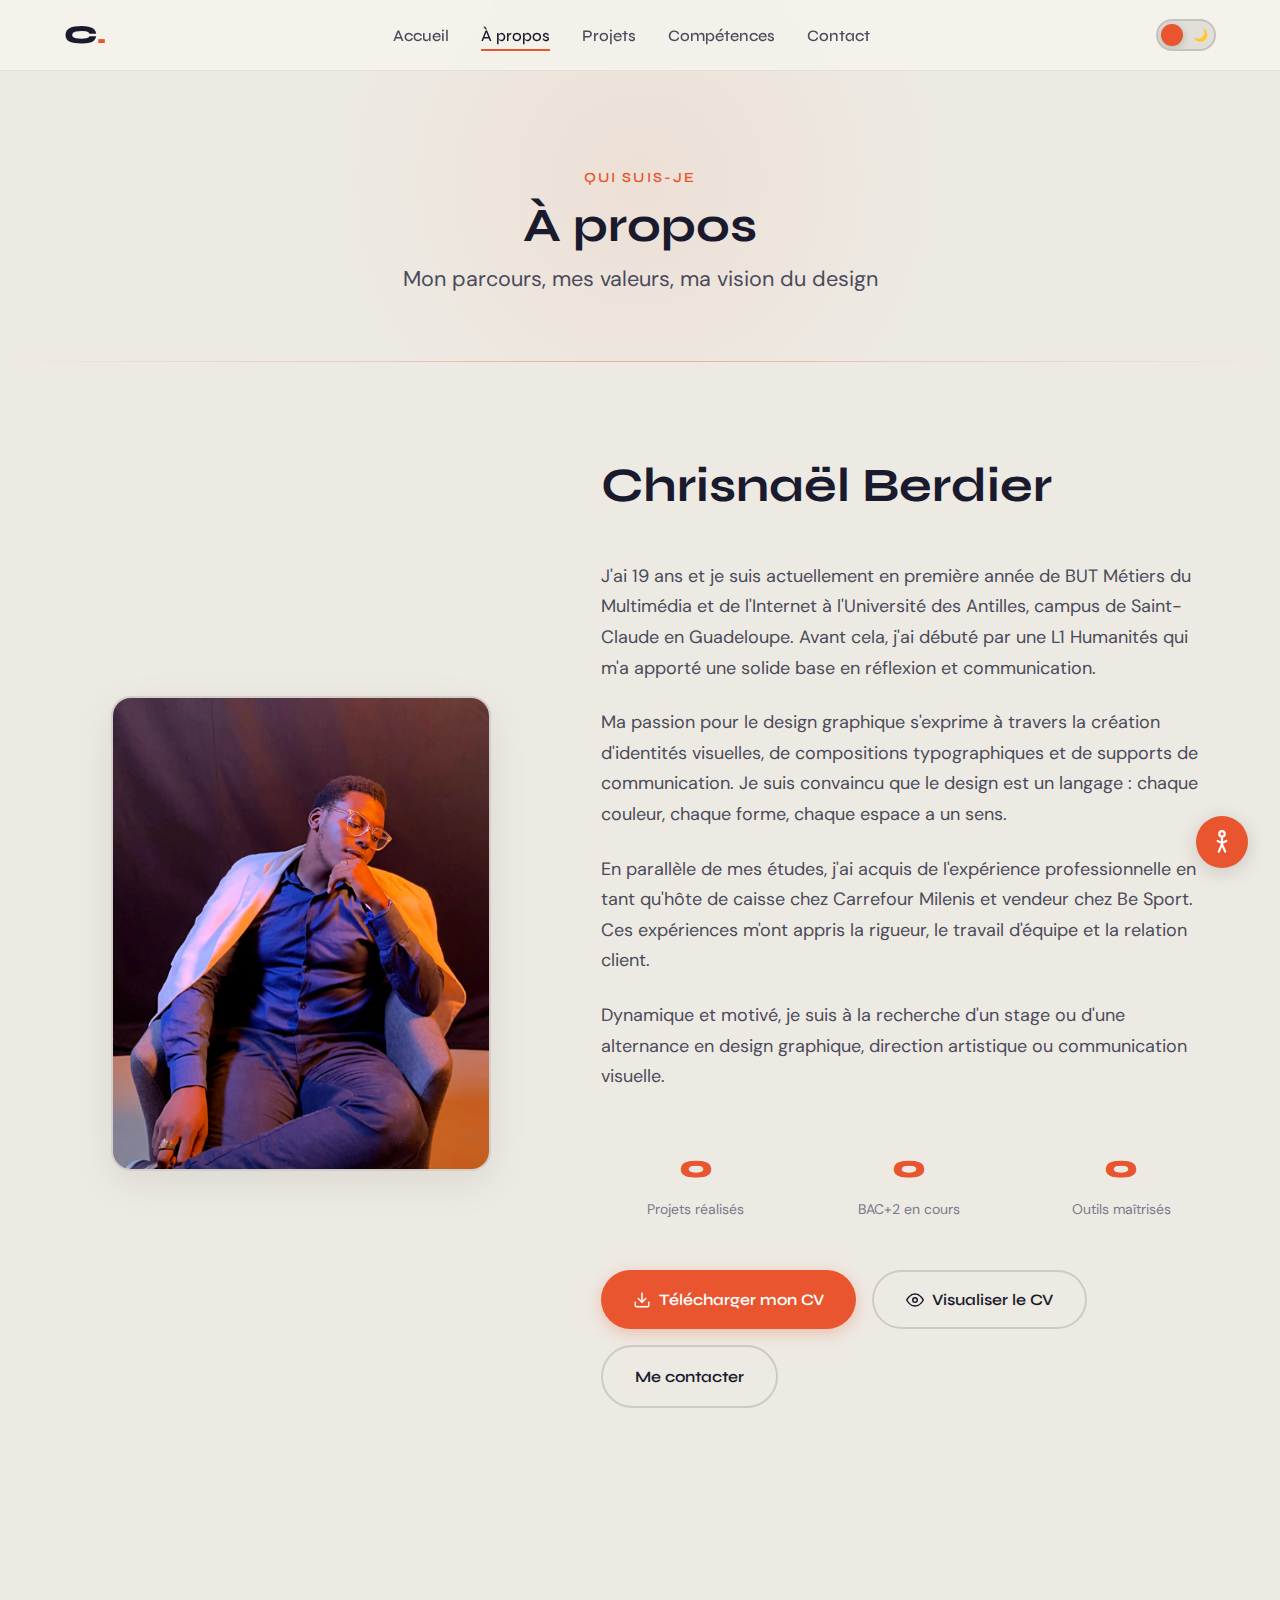
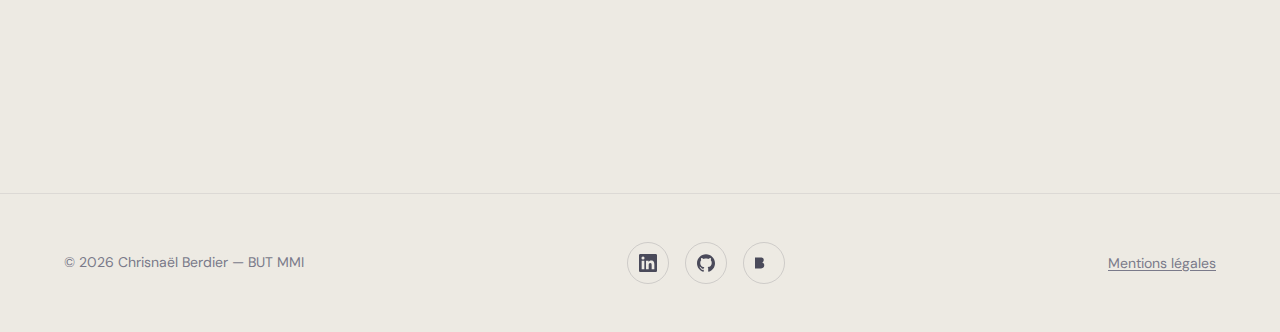
<file: a-propos.html>
<!DOCTYPE html>
<html lang="fr" data-theme="auto">
<head>
  <meta charset="UTF-8">
  <meta name="viewport" content="width=device-width, initial-scale=1.0">
  <meta name="description" content="À propos de Chrisnaël Berdier — Parcours, valeurs et vision en tant que Designer Graphique en formation BUT MMI.">
  <title>À propos — Chrisnaël Berdier</title>
  <link rel="preconnect" href="https://fonts.googleapis.com">
  <link rel="preconnect" href="https://fonts.gstatic.com" crossorigin>
  <link href="https://fonts.googleapis.com/css2?family=Syne:wght@400;500;600;700;800&family=DM+Sans:ital,opsz,wght@0,9..40,300;0,9..40,400;0,9..40,500;0,9..40,600;0,9..40,700;1,9..40,400&display=swap" rel="stylesheet">
  <link rel="stylesheet" href="css/style.css">
</head>
<body>
  <a href="#main" class="skip-link">Aller au contenu principal</a>
  <nav class="nav" aria-label="Navigation principale">
    <div class="container nav__inner">
      <a href="index.html" class="nav__logo" aria-label="Retour à l'accueil">C<span>.</span></a>
      <ul class="nav__links" role="list"><li><a href="index.html" class="nav__link">Accueil</a></li><li><a href="a-propos.html" class="nav__link is-active">À propos</a></li><li><a href="projets.html" class="nav__link">Projets</a></li><li><a href="competences.html" class="nav__link">Compétences</a></li><li><a href="contact.html" class="nav__link">Contact</a></li></ul>
      <div class="nav__actions"><button class="theme-switch" aria-label="Basculer le mode sombre" type="button"><div class="theme-switch__track"><span aria-hidden="true">☀️</span><span aria-hidden="true">🌙</span></div><div class="theme-switch__thumb"></div></button><button class="nav__burger" aria-label="Ouvrir le menu" aria-expanded="false" aria-controls="mobile-menu" type="button"><span></span><span></span><span></span></button></div>
    </div>
    <div class="nav__mobile" id="mobile-menu" role="dialog" aria-label="Menu"><a href="index.html" class="nav__mobile-link">Accueil</a><a href="a-propos.html" class="nav__mobile-link">À propos</a><a href="projets.html" class="nav__mobile-link">Projets</a><a href="competences.html" class="nav__mobile-link">Compétences</a><a href="contact.html" class="nav__mobile-link">Contact</a></div>
  </nav>

  <main id="main">
    <header class="page-header">
      <div class="container">
        <p class="section__label">Qui suis-je</p>
        <h1 class="page-header__title">À propos</h1>
        <p class="page-header__subtitle">Mon parcours, mes valeurs, ma vision du design</p>
      </div>
    </header>

    <section class="about section">
      <div class="container">
        <div class="about__grid">
          <div class="about__image-wrap reveal">
            <img src="assets/img/portrait.webp" alt="Portrait de Chrisnaël Berdier" loading="eager">
          </div>
          <div class="about__text reveal stagger-2">
            <h2 class="section__title">Chrisnaël Berdier</h2>
            <p>J'ai 19 ans et je suis actuellement en première année de BUT Métiers du Multimédia et de l'Internet à l'Université des Antilles, campus de Saint-Claude en Guadeloupe. Avant cela, j'ai débuté par une L1 Humanités qui m'a apporté une solide base en réflexion et communication.</p>
            <p>Ma passion pour le design graphique s'exprime à travers la création d'identités visuelles, de compositions typographiques et de supports de communication. Je suis convaincu que le design est un langage : chaque couleur, chaque forme, chaque espace a un sens.</p>
            <p>En parallèle de mes études, j'ai acquis de l'expérience professionnelle en tant qu'hôte de caisse chez Carrefour Milenis et vendeur chez Be Sport. Ces expériences m'ont appris la rigueur, le travail d'équipe et la relation client.</p>
            <p>Dynamique et motivé, je suis à la recherche d'un stage ou d'une alternance en design graphique, direction artistique ou communication visuelle.</p>
            <div class="about__stats">
              <div class="stat"><div class="stat__number" data-count="6">0</div><div class="stat__label">Projets réalisés</div></div>
              <div class="stat"><div class="stat__number" data-count="2" data-suffix="">0</div><div class="stat__label">BAC+2 en cours</div></div>
              <div class="stat"><div class="stat__number" data-count="8">0</div><div class="stat__label">Outils maîtrisés</div></div>
            </div>
            <div style="margin-top:var(--space-2xl);display:flex;flex-wrap:wrap;gap:var(--space-md);">
              <a href="assets/cv/CV_BERDIER_CHRISNAEL.pdf" class="btn btn--primary" download aria-label="Télécharger mon CV"><svg viewBox="0 0 24 24" fill="none" stroke="currentColor" stroke-width="2" stroke-linecap="round" aria-hidden="true"><path d="M21 15v4a2 2 0 0 1-2 2H5a2 2 0 0 1-2-2v-4"/><polyline points="7 10 12 15 17 10"/><line x1="12" y1="15" x2="12" y2="3"/></svg> Télécharger mon CV</a>
              <button class="btn btn--outline" id="open-cv-viewer" type="button" aria-haspopup="dialog"><svg viewBox="0 0 24 24" width="18" height="18" fill="none" stroke="currentColor" stroke-width="2" stroke-linecap="round" aria-hidden="true"><path d="M1 12s4-8 11-8 11 8 11 8-4 8-11 8-11-8-11-8z"/><circle cx="12" cy="12" r="3"/></svg> Visualiser le CV</button>
              <a href="contact.html" class="btn btn--outline">Me contacter</a>
            </div>
          </div>
        </div>

        <!-- Values cards -->
        <div class="about-page-values">
          <div class="value-card reveal stagger-1">
            <div class="value-card__icon" aria-hidden="true">🎯</div>
            <h3 class="value-card__title">Précision</h3>
            <p class="value-card__desc">Chaque pixel compte. Je porte une attention minutieuse aux détails typographiques et à l'alignement visuel.</p>
          </div>
          <div class="value-card reveal stagger-2">
            <div class="value-card__icon" aria-hidden="true">♿</div>
            <h3 class="value-card__title">Accessibilité</h3>
            <p class="value-card__desc">Concevoir pour tous. Je m'assure que mes créations respectent les standards RGAA et WCAG.</p>
          </div>
          <div class="value-card reveal stagger-3">
            <div class="value-card__icon" aria-hidden="true">💡</div>
            <h3 class="value-card__title">Créativité</h3>
            <p class="value-card__desc">Explorer, expérimenter, surprendre. Mon design raconte une histoire et crée de l'émotion.</p>
          </div>
        </div>
      </div>
    </section>
  </main>

  <!-- CV VIEWER MODAL -->
  <div class="project-modal-overlay" id="cv-modal" role="dialog" aria-modal="true" aria-labelledby="cv-modal-title">
    <div class="project-modal">
      <div class="project-modal__header"><button class="project-modal__close-btn" id="cv-modal-close" aria-label="Fermer" type="button">&times;</button></div>
      <div class="project-modal__image" id="cv-modal-image-container">
        <iframe id="cv-modal-iframe" src="" title="CV Chrisnaël Berdier" style="width:100%;height:70vh;border:none;border-radius:var(--radius-md);"></iframe>
        <div class="project-modal__controls">
          <button class="project-modal__ctrl-btn" id="cv-zoom-in" aria-label="Zoomer" type="button">+</button>
          <button class="project-modal__ctrl-btn" id="cv-zoom-out" aria-label="Dézoomer" type="button">−</button>
          <button class="project-modal__ctrl-btn" id="cv-zoom-reset" aria-label="Réinitialiser le zoom" type="button">↺</button>
          <button class="project-modal__ctrl-btn project-modal__ctrl-btn--save" id="cv-save" aria-label="Télécharger le CV" type="button">📥 PDF</button>
        </div>
      </div>
      <div class="project-modal__body">
        <h2 class="project-modal__title" id="cv-modal-title">CV — Chrisnaël Berdier</h2>
        <p class="project-modal__desc">Mon curriculum vitae — BUT Métiers du Multimédia et de l'Internet, spécialité Design Graphique.</p>
      </div>
    </div>
  </div>

  <footer class="footer" role="contentinfo"><div class="container footer__inner"><p class="footer__copy">&copy; 2026 Chrisnaël Berdier — BUT&nbsp;MMI</p><div class="footer__socials" aria-label="Réseaux sociaux"><a href="#" class="footer__social-link" aria-label="LinkedIn" target="_blank" rel="noopener noreferrer"><svg viewBox="0 0 24 24" fill="currentColor" aria-hidden="true"><path d="M20.447 20.452h-3.554v-5.569c0-1.328-.027-3.037-1.852-3.037-1.853 0-2.136 1.445-2.136 2.939v5.667H9.351V9h3.414v1.561h.046c.477-.9 1.637-1.85 3.37-1.85 3.601 0 4.267 2.37 4.267 5.455v6.286zM5.337 7.433a2.062 2.062 0 0 1-2.063-2.065 2.064 2.064 0 1 1 2.063 2.065zm1.782 13.019H3.555V9h3.564v11.452zM22.225 0H1.771C.792 0 0 .774 0 1.729v20.542C0 23.227.792 24 1.771 24h20.451C23.2 24 24 23.227 24 22.271V1.729C24 .774 23.2 0 22.222 0h.003z"/></svg></a><a href="#" class="footer__social-link" aria-label="GitHub" target="_blank" rel="noopener noreferrer"><svg viewBox="0 0 24 24" fill="currentColor" aria-hidden="true"><path d="M12 .297c-6.63 0-12 5.373-12 12 0 5.303 3.438 9.8 8.205 11.385.6.113.82-.258.82-.577 0-.285-.01-1.04-.015-2.04-3.338.724-4.042-1.61-4.042-1.61C4.422 18.07 3.633 17.7 3.633 17.7c-1.087-.744.084-.729.084-.729 1.205.084 1.838 1.236 1.838 1.236 1.07 1.835 2.809 1.305 3.495.998.108-.776.417-1.305.76-1.605-2.665-.3-5.466-1.332-5.466-5.93 0-1.31.465-2.38 1.235-3.22-.135-.303-.54-1.523.105-3.176 0 0 1.005-.322 3.3 1.23.96-.267 1.98-.399 3-.405 1.02.006 2.04.138 3 .405 2.28-1.552 3.285-1.23 3.285-1.23.645 1.653.24 2.873.12 3.176.765.84 1.23 1.91 1.23 3.22 0 4.61-2.805 5.625-5.475 5.92.42.36.81 1.096.81 2.22 0 1.606-.015 2.896-.015 3.286 0 .315.21.69.825.57C20.565 22.092 24 17.592 24 12.297c0-6.627-5.373-12-12-12"/></svg></a><a href="#" class="footer__social-link" aria-label="Behance" target="_blank" rel="noopener noreferrer"><svg viewBox="0 0 24 24" fill="currentColor" aria-hidden="true"><path d="M6.938 4.503c.702 0 1.34.06 1.92.188.577.13 1.07.33 1.485.61.41.28.733.65.96 1.12.225.47.34 1.05.34 1.73 0 .74-.17 1.36-.507 1.86-.338.5-.837.9-1.502 1.22.906.26 1.576.72 2.022 1.37.448.66.665 1.45.665 2.36 0 .75-.13 1.39-.41 1.93-.28.55-.67 1-1.16 1.35-.48.348-1.05.6-1.67.767-.63.16-1.27.25-1.95.25H0V4.51h6.938v-.007z"/></svg></a></div><button class="footer__legal-link" id="open-legal" aria-haspopup="dialog" type="button">Mentions légales</button></div></footer>
  <div class="modal-overlay" id="legal-modal" role="dialog" aria-modal="true" aria-labelledby="legal-title"><div class="modal"><button class="modal__close" aria-label="Fermer">&times;</button><h2 id="legal-title">Mentions légales</h2><h3>Éditeur</h3><p>Chrisnaël Berdier, étudiant BUT MMI, Université des Antilles.</p><h3>Hébergement</h3><p>GitHub Pages — GitHub, Inc.</p><h3>RGPD</h3><p>Aucun cookie de traçage. Droit d'accès et suppression garanti.</p></div></div>
  <button class="back-to-top" id="back-to-top" aria-label="Retour en haut" type="button"><svg viewBox="0 0 24 24" fill="none" stroke="currentColor" stroke-width="2.5" stroke-linecap="round" aria-hidden="true"><polyline points="18 15 12 9 6 15"/></svg></button>
  <div class="a11y-widget"><div class="a11y-panel" id="a11y-panel" role="region" aria-label="Accessibilité"><p class="a11y-panel__title">♿ Accessibilité</p><div class="a11y-option"><span class="a11y-option__label">Taille du texte</span><div class="a11y-option__controls"><button class="a11y-btn" data-zoom="decrease" aria-label="Réduire">A−</button><button class="a11y-btn" data-zoom="reset" aria-label="Réinitialiser">A</button><button class="a11y-btn" data-zoom="increase" aria-label="Augmenter">A+</button></div></div><div class="a11y-option"><span class="a11y-option__label">Contraste élevé</span><div class="a11y-option__controls"><button class="a11y-btn" id="contrast-toggle" aria-pressed="false">◐</button></div></div><div class="a11y-option"><span class="a11y-option__label">Réduire animations</span><div class="a11y-option__controls"><button class="a11y-btn" id="motion-toggle" aria-pressed="false">⏸</button></div></div><div class="a11y-option"><span class="a11y-option__label">Espacement</span><div class="a11y-option__controls"><button class="a11y-btn" id="spacing-toggle" aria-pressed="false">↔</button></div></div></div><button class="a11y-toggle" id="a11y-toggle" aria-label="Accessibilité" aria-expanded="false" aria-controls="a11y-panel" type="button"><svg viewBox="0 0 24 24" fill="none" stroke="currentColor" stroke-width="2" stroke-linecap="round" stroke-linejoin="round" aria-hidden="true"><circle cx="12" cy="4.5" r="2.5"/><path d="M12 7v5"/><path d="M8 11l4 2 4-2"/><path d="M9 21l3-7 3 7"/></svg></button></div>
  <script src="js/main.js"></script>
</body>
</html>
</file>
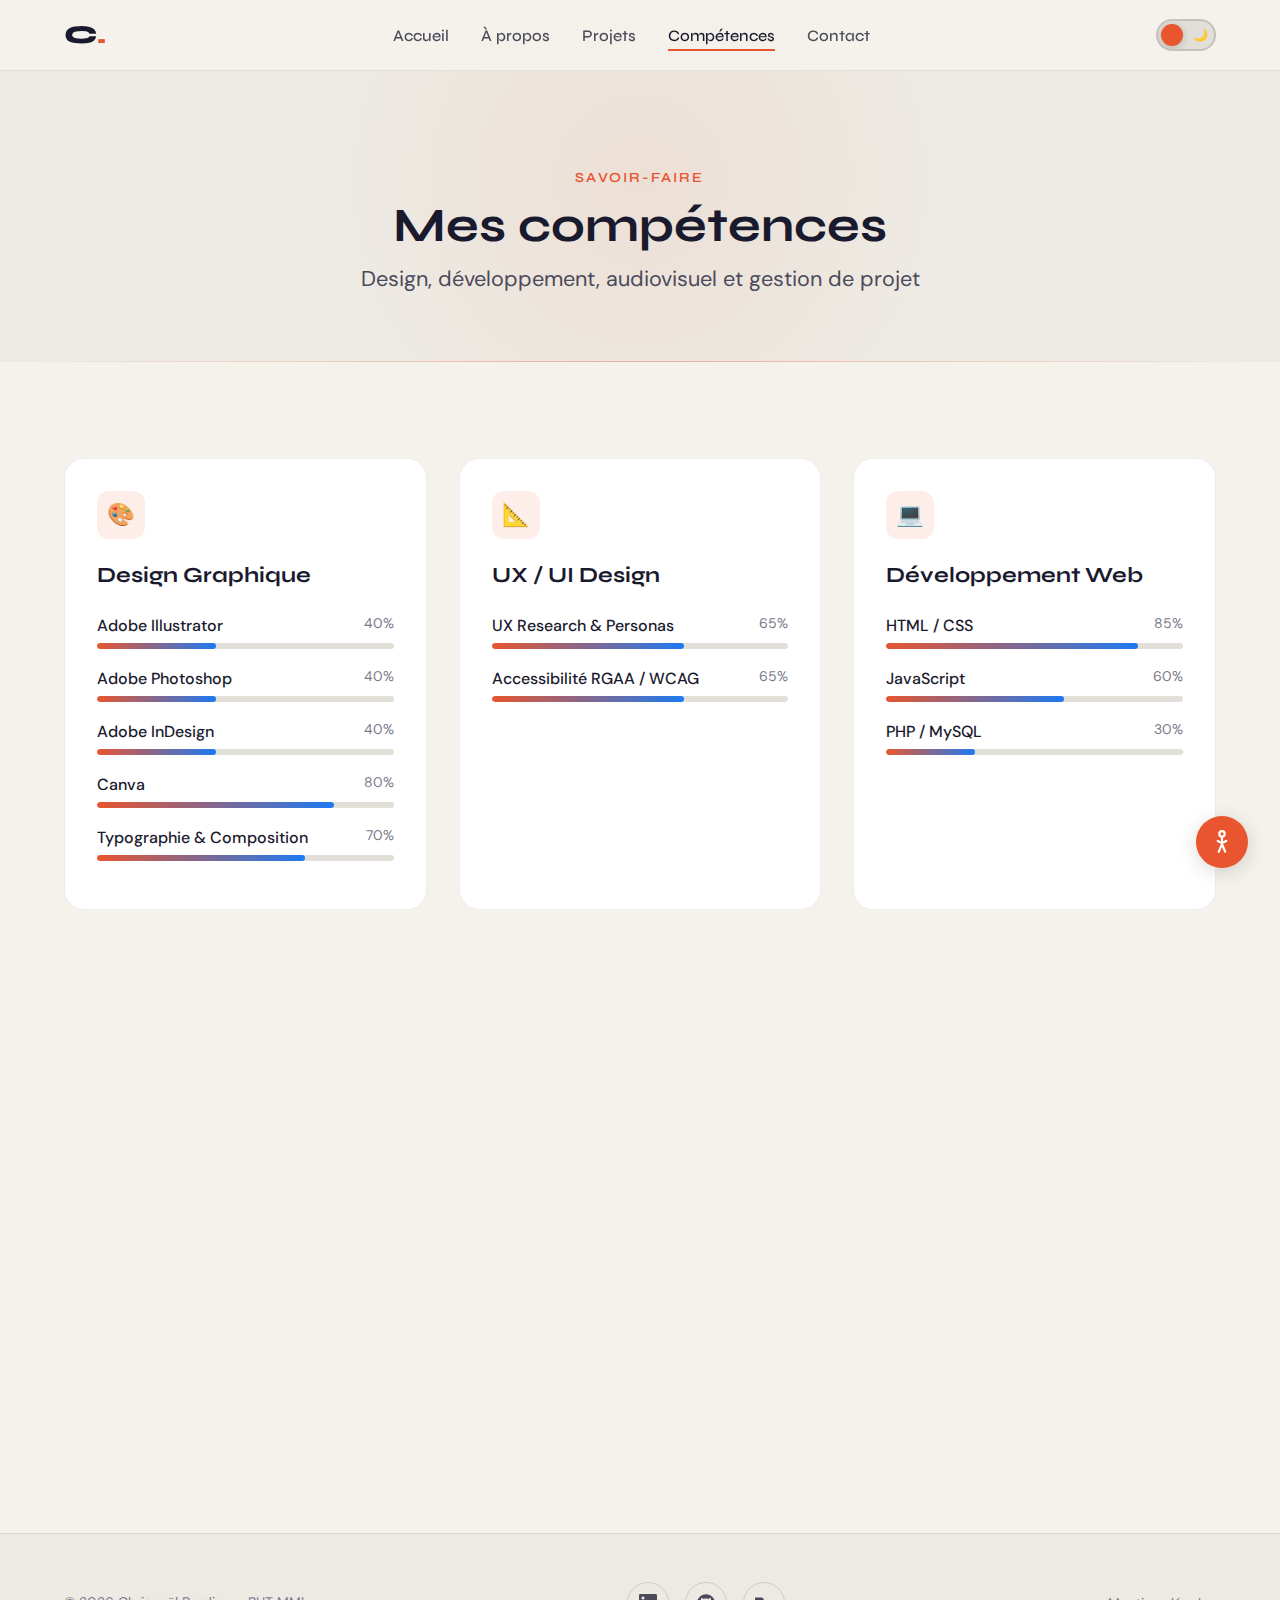
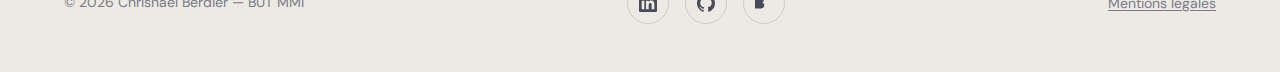
<file: competences.html>
<!DOCTYPE html>
<html lang="fr" data-theme="auto">
<head>
  <meta charset="UTF-8">
  <meta name="viewport" content="width=device-width, initial-scale=1.0">
  <meta name="description" content="Compétences en design graphique, UX/UI, développement web et audiovisuel de Chrisnaël Berdier.">
  <title>Compétences — Chrisnaël Berdier</title>
  <link rel="preconnect" href="https://fonts.googleapis.com">
  <link rel="preconnect" href="https://fonts.gstatic.com" crossorigin>
  <link href="https://fonts.googleapis.com/css2?family=Syne:wght@400;500;600;700;800&family=DM+Sans:ital,opsz,wght@0,9..40,300;0,9..40,400;0,9..40,500;0,9..40,600;0,9..40,700;1,9..40,400&display=swap" rel="stylesheet">
  <link rel="stylesheet" href="css/style.css">
</head>
<body>
  <a href="#main" class="skip-link">Aller au contenu principal</a>
  <nav class="nav" aria-label="Navigation principale">
    <div class="container nav__inner">
      <a href="index.html" class="nav__logo" aria-label="Retour à l'accueil">C<span>.</span></a>
      <ul class="nav__links" role="list"><li><a href="index.html" class="nav__link">Accueil</a></li><li><a href="a-propos.html" class="nav__link">À propos</a></li><li><a href="projets.html" class="nav__link">Projets</a></li><li><a href="competences.html" class="nav__link is-active">Compétences</a></li><li><a href="contact.html" class="nav__link">Contact</a></li></ul>
      <div class="nav__actions"><button class="theme-switch" aria-label="Basculer le mode sombre" type="button"><div class="theme-switch__track"><span aria-hidden="true">☀️</span><span aria-hidden="true">🌙</span></div><div class="theme-switch__thumb"></div></button><button class="nav__burger" aria-label="Ouvrir le menu" aria-expanded="false" aria-controls="mobile-menu" type="button"><span></span><span></span><span></span></button></div>
    </div>
    <div class="nav__mobile" id="mobile-menu" role="dialog" aria-label="Menu"><a href="index.html" class="nav__mobile-link">Accueil</a><a href="a-propos.html" class="nav__mobile-link">À propos</a><a href="projets.html" class="nav__mobile-link">Projets</a><a href="competences.html" class="nav__mobile-link">Compétences</a><a href="contact.html" class="nav__mobile-link">Contact</a></div>
  </nav>

  <main id="main">
    <header class="page-header">
      <div class="container">
        <p class="section__label">Savoir-faire</p>
        <h1 class="page-header__title">Mes compétences</h1>
        <p class="page-header__subtitle">Design, développement, audiovisuel et gestion de projet</p>
      </div>
    </header>

    <section class="skills section">
      <div class="container">
        <div class="skills__grid">

          <!-- Design Graphique -->
          <div class="skill-category reveal stagger-1">
            <div class="skill-category__icon" aria-hidden="true">🎨</div>
            <h3 class="skill-category__title">Design Graphique</h3>
            <div class="skill-item">
              <div class="skill-item__header"><span class="skill-item__name">Adobe Illustrator</span><span class="skill-item__level" aria-hidden="true">40%</span></div>
              <div class="skill-item__bar" role="progressbar" aria-valuenow="40" aria-valuemin="0" aria-valuemax="100" aria-label="Illustrator 40%"><div class="skill-item__fill" data-width="40"></div></div>
            </div>
            <div class="skill-item">
              <div class="skill-item__header"><span class="skill-item__name">Adobe Photoshop</span><span class="skill-item__level" aria-hidden="true">40%</span></div>
              <div class="skill-item__bar" role="progressbar" aria-valuenow="40" aria-valuemin="0" aria-valuemax="100" aria-label="Photoshop 40%"><div class="skill-item__fill" data-width="40"></div></div>
            </div>
            <div class="skill-item">
              <div class="skill-item__header"><span class="skill-item__name">Adobe InDesign</span><span class="skill-item__level" aria-hidden="true">40%</span></div>
              <div class="skill-item__bar" role="progressbar" aria-valuenow="40" aria-valuemin="0" aria-valuemax="100" aria-label="InDesign 40%"><div class="skill-item__fill" data-width="40"></div></div>
            </div>
            <div class="skill-item">
              <div class="skill-item__header"><span class="skill-item__name">Canva</span><span class="skill-item__level" aria-hidden="true">80%</span></div>
              <div class="skill-item__bar" role="progressbar" aria-valuenow="80" aria-valuemin="0" aria-valuemax="100" aria-label="Canva 80%"><div class="skill-item__fill" data-width="80"></div></div>
            </div>
            <div class="skill-item">
              <div class="skill-item__header"><span class="skill-item__name">Typographie &amp; Composition</span><span class="skill-item__level" aria-hidden="true">70%</span></div>
              <div class="skill-item__bar" role="progressbar" aria-valuenow="70" aria-valuemin="0" aria-valuemax="100" aria-label="Typographie 70%"><div class="skill-item__fill" data-width="70"></div></div>
            </div>
          </div>

          <!-- UX/UI -->
          <div class="skill-category reveal stagger-2">
            <div class="skill-category__icon" aria-hidden="true">📐</div>
            <h3 class="skill-category__title">UX / UI Design</h3>
            <div class="skill-item">
              <div class="skill-item__header"><span class="skill-item__name">UX Research &amp; Personas</span><span class="skill-item__level" aria-hidden="true">65%</span></div>
              <div class="skill-item__bar" role="progressbar" aria-valuenow="65" aria-valuemin="0" aria-valuemax="100" aria-label="UX Research 65%"><div class="skill-item__fill" data-width="65"></div></div>
            </div>
            <div class="skill-item">
              <div class="skill-item__header"><span class="skill-item__name">Accessibilité RGAA / WCAG</span><span class="skill-item__level" aria-hidden="true">65%</span></div>
              <div class="skill-item__bar" role="progressbar" aria-valuenow="65" aria-valuemin="0" aria-valuemax="100" aria-label="Accessibilité 65%"><div class="skill-item__fill" data-width="65"></div></div>
            </div>
          </div>

          <!-- Développement Web -->
          <div class="skill-category reveal stagger-3">
            <div class="skill-category__icon" aria-hidden="true">💻</div>
            <h3 class="skill-category__title">Développement Web</h3>
            <div class="skill-item">
              <div class="skill-item__header"><span class="skill-item__name">HTML / CSS</span><span class="skill-item__level" aria-hidden="true">85%</span></div>
              <div class="skill-item__bar" role="progressbar" aria-valuenow="85" aria-valuemin="0" aria-valuemax="100" aria-label="HTML CSS 85%"><div class="skill-item__fill" data-width="85"></div></div>
            </div>
            <div class="skill-item">
              <div class="skill-item__header"><span class="skill-item__name">JavaScript</span><span class="skill-item__level" aria-hidden="true">60%</span></div>
              <div class="skill-item__bar" role="progressbar" aria-valuenow="60" aria-valuemin="0" aria-valuemax="100" aria-label="JavaScript 60%"><div class="skill-item__fill" data-width="60"></div></div>
            </div>
            <div class="skill-item">
              <div class="skill-item__header"><span class="skill-item__name">PHP / MySQL</span><span class="skill-item__level" aria-hidden="true">30%</span></div>
              <div class="skill-item__bar" role="progressbar" aria-valuenow="30" aria-valuemin="0" aria-valuemax="100" aria-label="PHP MySQL 30%"><div class="skill-item__fill" data-width="30"></div></div>
            </div>
          </div>

          <!-- Audiovisuel -->
          <div class="skill-category reveal stagger-1">
            <div class="skill-category__icon" aria-hidden="true">🎬</div>
            <h3 class="skill-category__title">Audiovisuel</h3>
            <div class="skill-item">
              <div class="skill-item__header"><span class="skill-item__name">Premiere Pro / Montage</span><span class="skill-item__level" aria-hidden="true">30%</span></div>
              <div class="skill-item__bar" role="progressbar" aria-valuenow="30" aria-valuemin="0" aria-valuemax="100" aria-label="Montage vidéo 30%"><div class="skill-item__fill" data-width="30"></div></div>
            </div>
            <div class="skill-item">
              <div class="skill-item__header"><span class="skill-item__name">After Effects / Motion</span><span class="skill-item__level" aria-hidden="true">30%</span></div>
              <div class="skill-item__bar" role="progressbar" aria-valuenow="30" aria-valuemin="0" aria-valuemax="100" aria-label="Motion design 30%"><div class="skill-item__fill" data-width="30"></div></div>
            </div>
            <div class="skill-item">
              <div class="skill-item__header"><span class="skill-item__name">CapCut</span><span class="skill-item__level" aria-hidden="true">30%</span></div>
              <div class="skill-item__bar" role="progressbar" aria-valuenow="30" aria-valuemin="0" aria-valuemax="100" aria-label="CapCut 30%"><div class="skill-item__fill" data-width="30"></div></div>
            </div>
          </div>

          <!-- Transversal -->
          <div class="skill-category reveal stagger-2">
            <div class="skill-category__icon" aria-hidden="true">🧠</div>
            <h3 class="skill-category__title">Compétences transversales</h3>
            <div class="skill-item">
              <div class="skill-item__header"><span class="skill-item__name">Direction artistique</span><span class="skill-item__level" aria-hidden="true">65%</span></div>
              <div class="skill-item__bar" role="progressbar" aria-valuenow="65" aria-valuemin="0" aria-valuemax="100" aria-label="Direction artistique 65%"><div class="skill-item__fill" data-width="65"></div></div>
            </div>
            <div class="skill-item">
              <div class="skill-item__header"><span class="skill-item__name">Gestion de projet</span><span class="skill-item__level" aria-hidden="true">60%</span></div>
              <div class="skill-item__bar" role="progressbar" aria-valuenow="60" aria-valuemin="0" aria-valuemax="100" aria-label="Gestion de projet 60%"><div class="skill-item__fill" data-width="60"></div></div>
            </div>
            <div class="skill-item">
              <div class="skill-item__header"><span class="skill-item__name">Communication</span><span class="skill-item__level" aria-hidden="true">80%</span></div>
              <div class="skill-item__bar" role="progressbar" aria-valuenow="80" aria-valuemin="0" aria-valuemax="100" aria-label="Communication 80%"><div class="skill-item__fill" data-width="80"></div></div>
            </div>
          </div>

        </div>
        <div style="text-align:center;margin-top:var(--space-3xl);" class="reveal">
          <a href="assets/cv/CV_BERDIER_CHRISNAEL.pdf" class="btn btn--primary" download aria-label="Télécharger mon CV au format PDF"><svg viewBox="0 0 24 24" fill="none" stroke="currentColor" stroke-width="2" stroke-linecap="round" aria-hidden="true"><path d="M21 15v4a2 2 0 0 1-2 2H5a2 2 0 0 1-2-2v-4"/><polyline points="7 10 12 15 17 10"/><line x1="12" y1="15" x2="12" y2="3"/></svg> Télécharger mon CV</a>
        </div>
      </div>
    </section>
  </main>

  <footer class="footer" role="contentinfo"><div class="container footer__inner"><p class="footer__copy">&copy; 2026 Chrisnaël Berdier — BUT&nbsp;MMI</p><div class="footer__socials" aria-label="Réseaux sociaux"><a href="#" class="footer__social-link" aria-label="LinkedIn" target="_blank" rel="noopener noreferrer"><svg viewBox="0 0 24 24" fill="currentColor" aria-hidden="true"><path d="M20.447 20.452h-3.554v-5.569c0-1.328-.027-3.037-1.852-3.037-1.853 0-2.136 1.445-2.136 2.939v5.667H9.351V9h3.414v1.561h.046c.477-.9 1.637-1.85 3.37-1.85 3.601 0 4.267 2.37 4.267 5.455v6.286zM5.337 7.433a2.062 2.062 0 0 1-2.063-2.065 2.064 2.064 0 1 1 2.063 2.065zm1.782 13.019H3.555V9h3.564v11.452zM22.225 0H1.771C.792 0 0 .774 0 1.729v20.542C0 23.227.792 24 1.771 24h20.451C23.2 24 24 23.227 24 22.271V1.729C24 .774 23.2 0 22.222 0h.003z"/></svg></a><a href="#" class="footer__social-link" aria-label="GitHub" target="_blank" rel="noopener noreferrer"><svg viewBox="0 0 24 24" fill="currentColor" aria-hidden="true"><path d="M12 .297c-6.63 0-12 5.373-12 12 0 5.303 3.438 9.8 8.205 11.385.6.113.82-.258.82-.577 0-.285-.01-1.04-.015-2.04-3.338.724-4.042-1.61-4.042-1.61C4.422 18.07 3.633 17.7 3.633 17.7c-1.087-.744.084-.729.084-.729 1.205.084 1.838 1.236 1.838 1.236 1.07 1.835 2.809 1.305 3.495.998.108-.776.417-1.305.76-1.605-2.665-.3-5.466-1.332-5.466-5.93 0-1.31.465-2.38 1.235-3.22-.135-.303-.54-1.523.105-3.176 0 0 1.005-.322 3.3 1.23.96-.267 1.98-.399 3-.405 1.02.006 2.04.138 3 .405 2.28-1.552 3.285-1.23 3.285-1.23.645 1.653.24 2.873.12 3.176.765.84 1.23 1.91 1.23 3.22 0 4.61-2.805 5.625-5.475 5.92.42.36.81 1.096.81 2.22 0 1.606-.015 2.896-.015 3.286 0 .315.21.69.825.57C20.565 22.092 24 17.592 24 12.297c0-6.627-5.373-12-12-12"/></svg></a><a href="#" class="footer__social-link" aria-label="Behance" target="_blank" rel="noopener noreferrer"><svg viewBox="0 0 24 24" fill="currentColor" aria-hidden="true"><path d="M6.938 4.503c.702 0 1.34.06 1.92.188.577.13 1.07.33 1.485.61.41.28.733.65.96 1.12.225.47.34 1.05.34 1.73 0 .74-.17 1.36-.507 1.86-.338.5-.837.9-1.502 1.22.906.26 1.576.72 2.022 1.37.448.66.665 1.45.665 2.36 0 .75-.13 1.39-.41 1.93-.28.55-.67 1-1.16 1.35-.48.348-1.05.6-1.67.767-.63.16-1.27.25-1.95.25H0V4.51h6.938v-.007z"/></svg></a></div><button class="footer__legal-link" id="open-legal" aria-haspopup="dialog" type="button">Mentions légales</button></div></footer>
  <div class="modal-overlay" id="legal-modal" role="dialog" aria-modal="true" aria-labelledby="legal-title"><div class="modal"><button class="modal__close" aria-label="Fermer">&times;</button><h2 id="legal-title">Mentions légales</h2><h3>Éditeur</h3><p>Chrisnaël Berdier, étudiant BUT MMI. Site personnel.</p><h3>Hébergement</h3><p>GitHub Pages — GitHub, Inc.</p><h3>RGPD</h3><p>Aucun cookie. Droit d'accès garanti.</p></div></div>
  <button class="back-to-top" id="back-to-top" aria-label="Retour en haut" type="button"><svg viewBox="0 0 24 24" fill="none" stroke="currentColor" stroke-width="2.5" stroke-linecap="round" aria-hidden="true"><polyline points="18 15 12 9 6 15"/></svg></button>
  <div class="a11y-widget"><div class="a11y-panel" id="a11y-panel" role="region" aria-label="Accessibilité"><p class="a11y-panel__title">♿ Accessibilité</p><div class="a11y-option"><span class="a11y-option__label">Taille texte</span><div class="a11y-option__controls"><button class="a11y-btn" data-zoom="decrease" aria-label="Réduire">A−</button><button class="a11y-btn" data-zoom="reset" aria-label="Réinitialiser">A</button><button class="a11y-btn" data-zoom="increase" aria-label="Augmenter">A+</button></div></div><div class="a11y-option"><span class="a11y-option__label">Contraste</span><div class="a11y-option__controls"><button class="a11y-btn" id="contrast-toggle" aria-pressed="false">◐</button></div></div><div class="a11y-option"><span class="a11y-option__label">Animations</span><div class="a11y-option__controls"><button class="a11y-btn" id="motion-toggle" aria-pressed="false">⏸</button></div></div><div class="a11y-option"><span class="a11y-option__label">Espacement</span><div class="a11y-option__controls"><button class="a11y-btn" id="spacing-toggle" aria-pressed="false">↔</button></div></div></div><button class="a11y-toggle" id="a11y-toggle" aria-label="Accessibilité" aria-expanded="false" aria-controls="a11y-panel" type="button"><svg viewBox="0 0 24 24" fill="none" stroke="currentColor" stroke-width="2" stroke-linecap="round" stroke-linejoin="round" aria-hidden="true"><circle cx="12" cy="4.5" r="2.5"/><path d="M12 7v5"/><path d="M8 11l4 2 4-2"/><path d="M9 21l3-7 3 7"/></svg></button></div>
  <script src="js/main.js"></script>
</body>
</html>
</file>
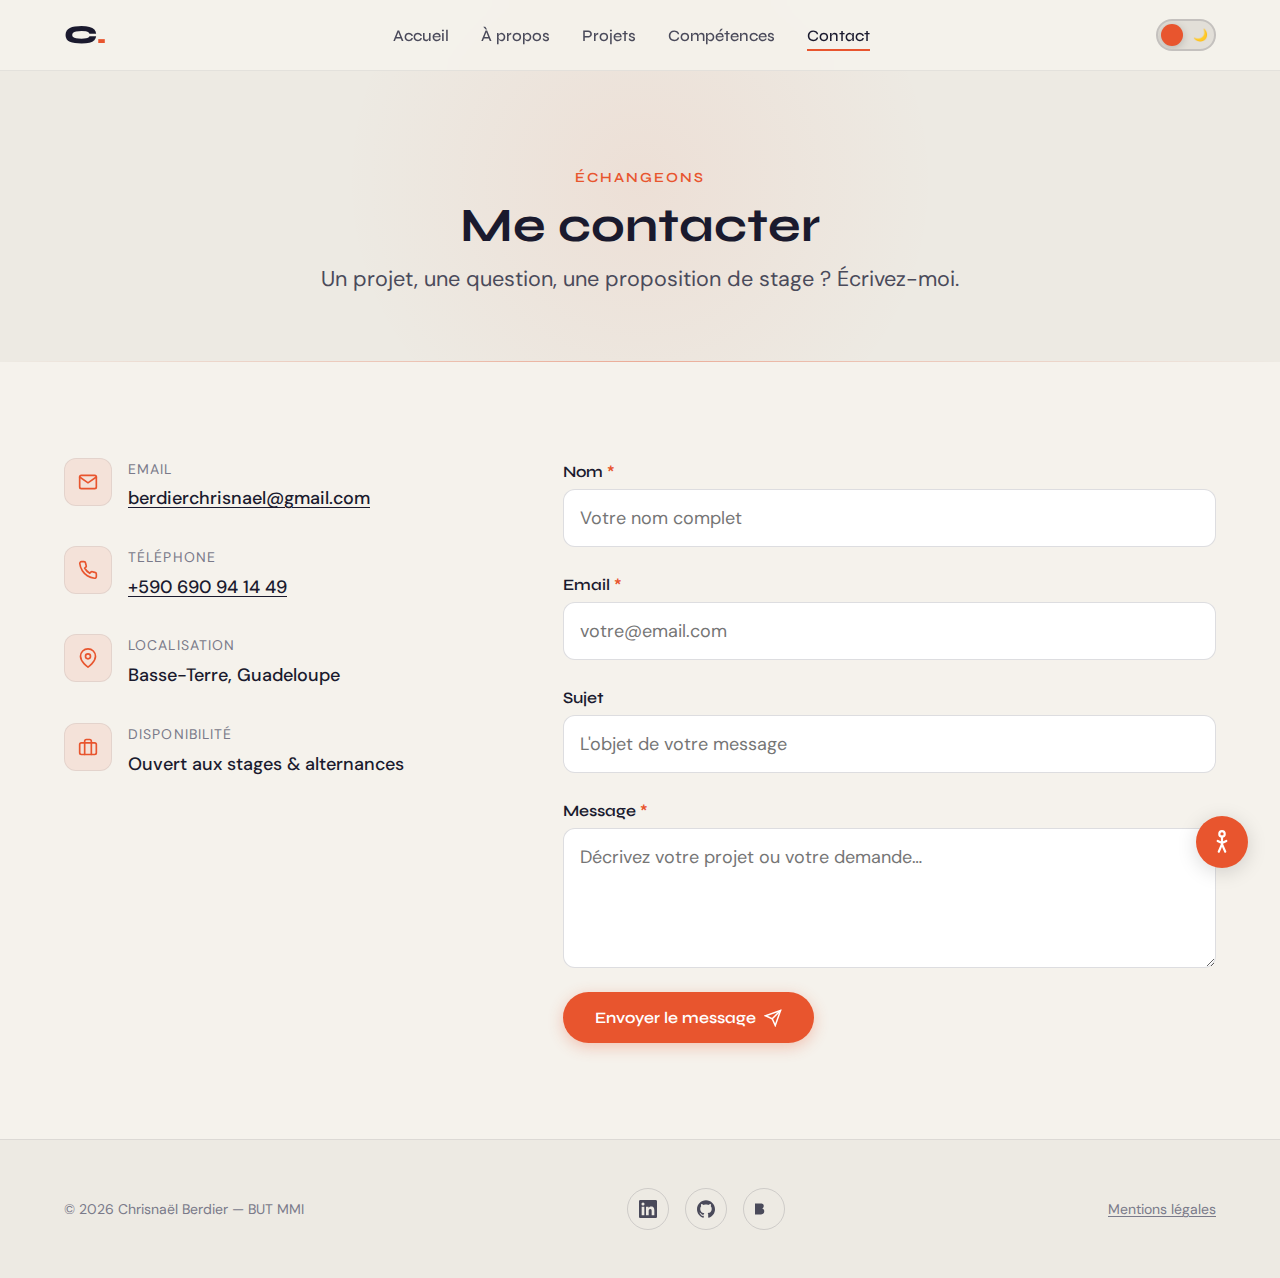
<file: contact.html>
<!DOCTYPE html>
<html lang="fr" data-theme="auto">
<head>
  <meta charset="UTF-8">
  <meta name="viewport" content="width=device-width, initial-scale=1.0">
  <meta name="description" content="Contactez Chrisnaël Berdier — Designer Graphique, étudiant BUT MMI.">
  <title>Contact — Chrisnaël Berdier</title>
  <link rel="preconnect" href="https://fonts.googleapis.com">
  <link rel="preconnect" href="https://fonts.gstatic.com" crossorigin>
  <link href="https://fonts.googleapis.com/css2?family=Syne:wght@400;500;600;700;800&family=DM+Sans:ital,opsz,wght@0,9..40,300;0,9..40,400;0,9..40,500;0,9..40,600;0,9..40,700;1,9..40,400&display=swap" rel="stylesheet">
  <link rel="stylesheet" href="css/style.css">
</head>
<body>
  <a href="#main" class="skip-link">Aller au contenu principal</a>
  <nav class="nav" aria-label="Navigation principale">
    <div class="container nav__inner">
      <a href="index.html" class="nav__logo" aria-label="Retour à l'accueil">C<span>.</span></a>
      <ul class="nav__links" role="list"><li><a href="index.html" class="nav__link">Accueil</a></li><li><a href="a-propos.html" class="nav__link">À propos</a></li><li><a href="projets.html" class="nav__link">Projets</a></li><li><a href="competences.html" class="nav__link">Compétences</a></li><li><a href="contact.html" class="nav__link is-active">Contact</a></li></ul>
      <div class="nav__actions"><button class="theme-switch" aria-label="Basculer le mode sombre" type="button"><div class="theme-switch__track"><span aria-hidden="true">☀️</span><span aria-hidden="true">🌙</span></div><div class="theme-switch__thumb"></div></button><button class="nav__burger" aria-label="Ouvrir le menu" aria-expanded="false" aria-controls="mobile-menu" type="button"><span></span><span></span><span></span></button></div>
    </div>
    <div class="nav__mobile" id="mobile-menu" role="dialog" aria-label="Menu"><a href="index.html" class="nav__mobile-link">Accueil</a><a href="a-propos.html" class="nav__mobile-link">À propos</a><a href="projets.html" class="nav__mobile-link">Projets</a><a href="competences.html" class="nav__mobile-link">Compétences</a><a href="contact.html" class="nav__mobile-link">Contact</a></div>
  </nav>

  <main id="main">
    <header class="page-header">
      <div class="container">
        <p class="section__label">Échangeons</p>
        <h1 class="page-header__title">Me contacter</h1>
        <p class="page-header__subtitle">Un projet, une question, une proposition de stage ? Écrivez-moi.</p>
      </div>
    </header>

    <section class="section">
      <div class="container">
        <div class="contact__grid">
          <div class="contact__info reveal">
            <div class="contact__item">
              <div class="contact__item-icon" aria-hidden="true"><svg viewBox="0 0 24 24" fill="none" stroke="currentColor" stroke-width="2" stroke-linecap="round"><path d="M4 4h16c1.1 0 2 .9 2 2v12c0 1.1-.9 2-2 2H4c-1.1 0-2-.9-2-2V6c0-1.1.9-2 2-2z"/><polyline points="22,6 12,13 2,6"/></svg></div>
              <div><div class="contact__item-label">Email</div><div class="contact__item-value"><a href="mailto:berdierchrisnael@gmail.com">berdierchrisnael@gmail.com</a></div></div>
            </div>
            <div class="contact__item">
              <div class="contact__item-icon" aria-hidden="true"><svg viewBox="0 0 24 24" fill="none" stroke="currentColor" stroke-width="2" stroke-linecap="round"><path d="M22 16.92v3a2 2 0 0 1-2.18 2 19.79 19.79 0 0 1-8.63-3.07 19.5 19.5 0 0 1-6-6 19.79 19.79 0 0 1-3.07-8.67A2 2 0 0 1 4.11 2h3a2 2 0 0 1 2 1.72 12.84 12.84 0 0 0 .7 2.81 2 2 0 0 1-.45 2.11L8.09 9.91a16 16 0 0 0 6 6l1.27-1.27a2 2 0 0 1 2.11-.45 12.84 12.84 0 0 0 2.81.7A2 2 0 0 1 22 16.92z"/></svg></div>
              <div><div class="contact__item-label">Téléphone</div><div class="contact__item-value"><a href="tel:+590690941449">+590 690 94 14 49</a></div></div>
            </div>
            <div class="contact__item">
              <div class="contact__item-icon" aria-hidden="true"><svg viewBox="0 0 24 24" fill="none" stroke="currentColor" stroke-width="2" stroke-linecap="round"><path d="M21 10c0 7-9 13-9 13s-9-6-9-13a9 9 0 0 1 18 0z"/><circle cx="12" cy="10" r="3"/></svg></div>
              <div><div class="contact__item-label">Localisation</div><div class="contact__item-value">Basse-Terre, Guadeloupe</div></div>
            </div>
            <div class="contact__item">
              <div class="contact__item-icon" aria-hidden="true"><svg viewBox="0 0 24 24" fill="none" stroke="currentColor" stroke-width="2" stroke-linecap="round"><rect x="2" y="7" width="20" height="14" rx="2" ry="2"/><path d="M16 21V5a2 2 0 0 0-2-2h-4a2 2 0 0 0-2 2v16"/></svg></div>
              <div><div class="contact__item-label">Disponibilité</div><div class="contact__item-value">Ouvert aux stages &amp; alternances</div></div>
            </div>
          </div>

          <!-- Formulaire FormSubmit.co — fonctionnel avec GitHub Pages -->
          <form class="contact__form reveal stagger-2" id="contact-form" action="https://formsubmit.co/berdierchrisnael@gmail.com" method="POST">
            <input type="hidden" name="_subject" value="Nouveau message depuis le portfolio">
            <input type="hidden" name="_captcha" value="false">
            <input type="hidden" name="_next" value="https://yui971.github.io/portfolio-berdier-chrisnael/contact.html?sent=true">
            <input type="hidden" name="_template" value="table">
            <input type="text" name="_honey" style="display:none" tabindex="-1" autocomplete="off">

            <div class="form-group">
              <label for="form-name">Nom <span class="required" aria-hidden="true">*</span></label>
              <input type="text" id="form-name" name="name" required autocomplete="name" placeholder="Votre nom complet" aria-required="true">
            </div>
            <div class="form-group">
              <label for="form-email">Email <span class="required" aria-hidden="true">*</span></label>
              <input type="email" id="form-email" name="email" required autocomplete="email" placeholder="votre@email.com" aria-required="true">
            </div>
            <div class="form-group">
              <label for="form-subject">Sujet</label>
              <input type="text" id="form-subject" name="subject" placeholder="L'objet de votre message">
            </div>
            <div class="form-group">
              <label for="form-message">Message <span class="required" aria-hidden="true">*</span></label>
              <textarea id="form-message" name="message" required placeholder="Décrivez votre projet ou votre demande…" aria-required="true"></textarea>
            </div>
            <div class="form-status" id="form-status" role="alert"></div>
            <button type="submit" class="btn btn--primary" style="align-self:flex-start;">
              Envoyer le message
              <svg viewBox="0 0 24 24" fill="none" stroke="currentColor" stroke-width="2" stroke-linecap="round" aria-hidden="true"><line x1="22" y1="2" x2="11" y2="13"/><polygon points="22 2 15 22 11 13 2 9 22 2"/></svg>
            </button>
          </form>
        </div>
      </div>
    </section>
  </main>

  <footer class="footer" role="contentinfo"><div class="container footer__inner"><p class="footer__copy">&copy; 2026 Chrisnaël Berdier — BUT&nbsp;MMI</p><div class="footer__socials" aria-label="Réseaux sociaux"><a href="#" class="footer__social-link" aria-label="LinkedIn" target="_blank" rel="noopener noreferrer"><svg viewBox="0 0 24 24" fill="currentColor" aria-hidden="true"><path d="M20.447 20.452h-3.554v-5.569c0-1.328-.027-3.037-1.852-3.037-1.853 0-2.136 1.445-2.136 2.939v5.667H9.351V9h3.414v1.561h.046c.477-.9 1.637-1.85 3.37-1.85 3.601 0 4.267 2.37 4.267 5.455v6.286zM5.337 7.433a2.062 2.062 0 0 1-2.063-2.065 2.064 2.064 0 1 1 2.063 2.065zm1.782 13.019H3.555V9h3.564v11.452zM22.225 0H1.771C.792 0 0 .774 0 1.729v20.542C0 23.227.792 24 1.771 24h20.451C23.2 24 24 23.227 24 22.271V1.729C24 .774 23.2 0 22.222 0h.003z"/></svg></a><a href="#" class="footer__social-link" aria-label="GitHub" target="_blank" rel="noopener noreferrer"><svg viewBox="0 0 24 24" fill="currentColor" aria-hidden="true"><path d="M12 .297c-6.63 0-12 5.373-12 12 0 5.303 3.438 9.8 8.205 11.385.6.113.82-.258.82-.577 0-.285-.01-1.04-.015-2.04-3.338.724-4.042-1.61-4.042-1.61C4.422 18.07 3.633 17.7 3.633 17.7c-1.087-.744.084-.729.084-.729 1.205.084 1.838 1.236 1.838 1.236 1.07 1.835 2.809 1.305 3.495.998.108-.776.417-1.305.76-1.605-2.665-.3-5.466-1.332-5.466-5.93 0-1.31.465-2.38 1.235-3.22-.135-.303-.54-1.523.105-3.176 0 0 1.005-.322 3.3 1.23.96-.267 1.98-.399 3-.405 1.02.006 2.04.138 3 .405 2.28-1.552 3.285-1.23 3.285-1.23.645 1.653.24 2.873.12 3.176.765.84 1.23 1.91 1.23 3.22 0 4.61-2.805 5.625-5.475 5.92.42.36.81 1.096.81 2.22 0 1.606-.015 2.896-.015 3.286 0 .315.21.69.825.57C20.565 22.092 24 17.592 24 12.297c0-6.627-5.373-12-12-12"/></svg></a><a href="#" class="footer__social-link" aria-label="Behance" target="_blank" rel="noopener noreferrer"><svg viewBox="0 0 24 24" fill="currentColor" aria-hidden="true"><path d="M6.938 4.503c.702 0 1.34.06 1.92.188.577.13 1.07.33 1.485.61.41.28.733.65.96 1.12.225.47.34 1.05.34 1.73 0 .74-.17 1.36-.507 1.86-.338.5-.837.9-1.502 1.22.906.26 1.576.72 2.022 1.37.448.66.665 1.45.665 2.36 0 .75-.13 1.39-.41 1.93-.28.55-.67 1-1.16 1.35-.48.348-1.05.6-1.67.767-.63.16-1.27.25-1.95.25H0V4.51h6.938v-.007z"/></svg></a></div><button class="footer__legal-link" id="open-legal" aria-haspopup="dialog" type="button">Mentions légales</button></div></footer>
  <div class="modal-overlay" id="legal-modal" role="dialog" aria-modal="true" aria-labelledby="legal-title"><div class="modal"><button class="modal__close" aria-label="Fermer">&times;</button><h2 id="legal-title">Mentions légales</h2><h3>Éditeur</h3><p>Chrisnaël Berdier, étudiant BUT MMI.</p><h3>Hébergement</h3><p>GitHub Pages — GitHub, Inc.</p><h3>RGPD</h3><p>Les données du formulaire sont transmises par email uniquement. Aucun cookie.</p></div></div>
  <button class="back-to-top" id="back-to-top" aria-label="Retour en haut" type="button"><svg viewBox="0 0 24 24" fill="none" stroke="currentColor" stroke-width="2.5" stroke-linecap="round" aria-hidden="true"><polyline points="18 15 12 9 6 15"/></svg></button>
  <div class="a11y-widget"><div class="a11y-panel" id="a11y-panel" role="region" aria-label="Accessibilité"><p class="a11y-panel__title">♿ Accessibilité</p><div class="a11y-option"><span class="a11y-option__label">Taille texte</span><div class="a11y-option__controls"><button class="a11y-btn" data-zoom="decrease" aria-label="Réduire">A−</button><button class="a11y-btn" data-zoom="reset" aria-label="Réinitialiser">A</button><button class="a11y-btn" data-zoom="increase" aria-label="Augmenter">A+</button></div></div><div class="a11y-option"><span class="a11y-option__label">Contraste</span><div class="a11y-option__controls"><button class="a11y-btn" id="contrast-toggle" aria-pressed="false">◐</button></div></div><div class="a11y-option"><span class="a11y-option__label">Animations</span><div class="a11y-option__controls"><button class="a11y-btn" id="motion-toggle" aria-pressed="false">⏸</button></div></div><div class="a11y-option"><span class="a11y-option__label">Espacement</span><div class="a11y-option__controls"><button class="a11y-btn" id="spacing-toggle" aria-pressed="false">↔</button></div></div></div><button class="a11y-toggle" id="a11y-toggle" aria-label="Accessibilité" aria-expanded="false" aria-controls="a11y-panel" type="button"><svg viewBox="0 0 24 24" fill="none" stroke="currentColor" stroke-width="2" stroke-linecap="round" stroke-linejoin="round" aria-hidden="true"><circle cx="12" cy="4.5" r="2.5"/><path d="M12 7v5"/><path d="M8 11l4 2 4-2"/><path d="M9 21l3-7 3 7"/></svg></button></div>
  <script src="js/main.js"></script>
</body>
</html>
</file>
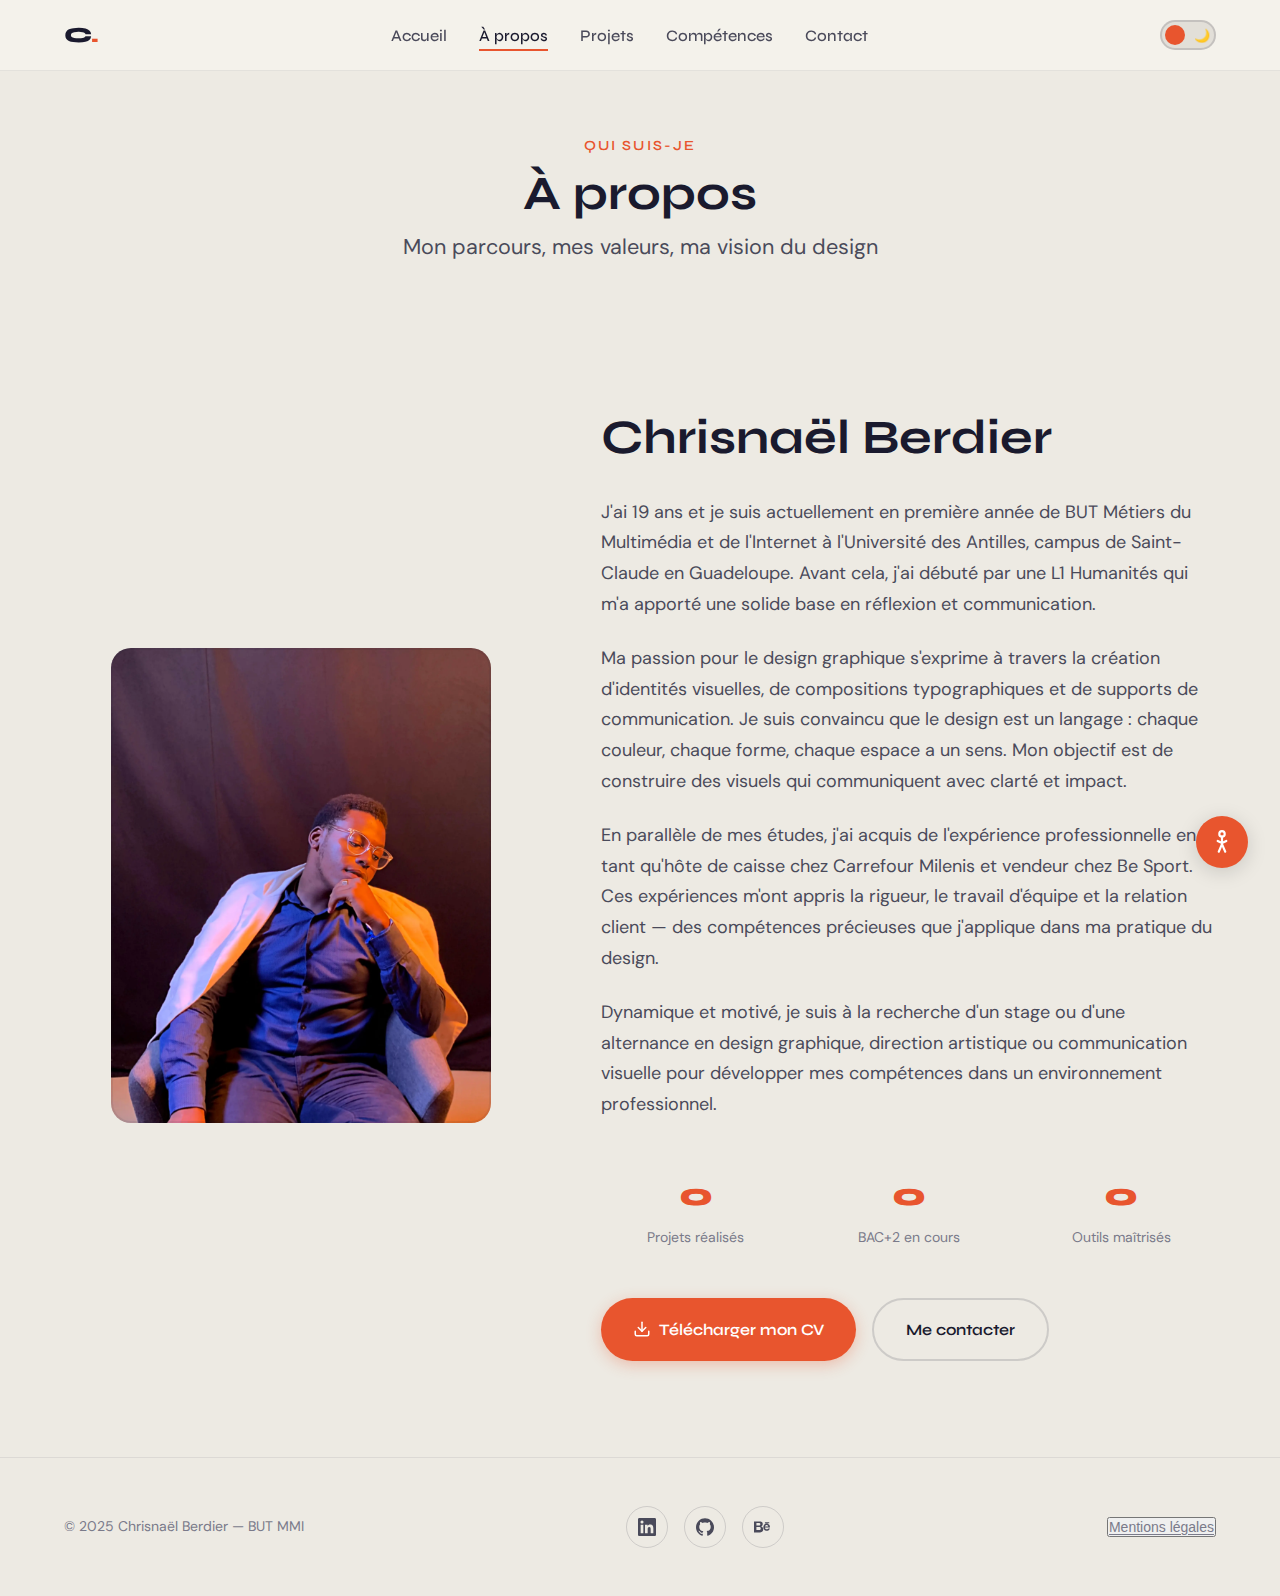
<file: PORTFOLIO MMI V2/a-propos.html>
<!DOCTYPE html>
<html lang="fr" data-theme="auto">
<head>
  <meta charset="UTF-8">
  <meta name="viewport" content="width=device-width, initial-scale=1.0">
  <meta name="description" content="À propos de Chrisnaël Berdier — Parcours, valeurs et vision en tant que Designer Graphique en formation BUT MMI.">
  <title>À propos — Chrisnaël Berdier</title>
  <link rel="preconnect" href="https://fonts.googleapis.com">
  <link rel="preconnect" href="https://fonts.gstatic.com" crossorigin>
  <link href="https://fonts.googleapis.com/css2?family=Syne:wght@400;500;600;700;800&family=DM+Sans:ital,opsz,wght@0,9..40,300;0,9..40,400;0,9..40,500;0,9..40,600;0,9..40,700;1,9..40,400&display=swap" rel="stylesheet">
  <link rel="stylesheet" href="css/style.css">
</head>
<body>
  <a href="#main" class="skip-link">Aller au contenu principal</a>

  <!-- NAV -->
  <nav class="nav" aria-label="Navigation principale">
    <div class="container nav__inner">
      <a href="index.html" class="nav__logo" aria-label="Retour à l'accueil">C<span>.</span></a>
      <ul class="nav__links" role="list">
        <li><a href="index.html" class="nav__link">Accueil</a></li>
        <li><a href="a-propos.html" class="nav__link is-active">À propos</a></li>
        <li><a href="projets.html" class="nav__link">Projets</a></li>
        <li><a href="competences.html" class="nav__link">Compétences</a></li>
        <li><a href="contact.html" class="nav__link">Contact</a></li>
      </ul>
      <div class="nav__actions">
        <button class="theme-switch" aria-label="Basculer le mode sombre" type="button">
          <div class="theme-switch__track"><span aria-hidden="true">☀️</span><span aria-hidden="true">🌙</span></div>
          <div class="theme-switch__thumb"></div>
        </button>
        <button class="nav__burger" aria-label="Ouvrir le menu" aria-expanded="false" aria-controls="mobile-menu" type="button"><span></span><span></span><span></span></button>
      </div>
    </div>
    <div class="nav__mobile" id="mobile-menu" role="dialog" aria-label="Menu">
      <a href="index.html" class="nav__mobile-link">Accueil</a>
      <a href="a-propos.html" class="nav__mobile-link">À propos</a>
      <a href="projets.html" class="nav__mobile-link">Projets</a>
      <a href="competences.html" class="nav__mobile-link">Compétences</a>
      <a href="contact.html" class="nav__mobile-link">Contact</a>
    </div>
  </nav>

  <main id="main">
    <!-- Page header -->
    <header class="page-header">
      <div class="container">
        <p class="section__label">Qui suis-je</p>
        <h1 class="page-header__title">À propos</h1>
        <p class="page-header__subtitle">Mon parcours, mes valeurs, ma vision du design</p>
      </div>
    </header>

    <!-- Contenu principal -->
    <section class="about section">
      <div class="container">
        <div class="about__grid">
          <div class="about__image-wrap reveal">
            <img src="assets/img/portrait.webp" alt="Portrait de Chrisnaël Berdier" loading="lazy">
          </div>
          <div class="about__text reveal stagger-2">
            <h2 class="section__title">Chrisnaël Berdier</h2>
            <p>
              J'ai 19 ans et je suis actuellement en première année de BUT Métiers du 
              Multimédia et de l'Internet à l'Université des Antilles, campus de Saint-Claude 
              en Guadeloupe. Avant cela, j'ai débuté par une L1 Humanités qui m'a apporté 
              une solide base en réflexion et communication.
            </p>
            <p>
              Ma passion pour le design graphique s'exprime à travers la création d'identités 
              visuelles, de compositions typographiques et de supports de communication. 
              Je suis convaincu que le design est un langage : chaque couleur, chaque forme, 
              chaque espace a un sens. Mon objectif est de construire des visuels qui 
              communiquent avec clarté et impact.
            </p>
            <p>
              En parallèle de mes études, j'ai acquis de l'expérience professionnelle en 
              tant qu'hôte de caisse chez Carrefour Milenis et vendeur chez Be Sport. 
              Ces expériences m'ont appris la rigueur, le travail d'équipe et la relation 
              client — des compétences précieuses que j'applique dans ma pratique du design.
            </p>
            <p>
              Dynamique et motivé, je suis à la recherche d'un stage ou d'une alternance 
              en design graphique, direction artistique ou communication visuelle pour 
              développer mes compétences dans un environnement professionnel.
            </p>

            <div class="about__stats">
              <div class="stat">
                <div class="stat__number" data-count="5">0</div>
                <div class="stat__label">Projets réalisés</div>
              </div>
              <div class="stat">
                <div class="stat__number" data-count="2" data-suffix="">0</div>
                <div class="stat__label">BAC+2 en cours</div>
              </div>
              <div class="stat">
                <div class="stat__number" data-count="8">0</div>
                <div class="stat__label">Outils maîtrisés</div>
              </div>
            </div>

            <div style="margin-top: var(--space-2xl); display: flex; flex-wrap: wrap; gap: var(--space-md);">
              <a href="assets/cv/CV_BERDIER_CHRISNAEL.pdf" class="btn btn--primary" download aria-label="Télécharger mon CV au format PDF">
                <svg viewBox="0 0 24 24" fill="none" stroke="currentColor" stroke-width="2" stroke-linecap="round" aria-hidden="true"><path d="M21 15v4a2 2 0 0 1-2 2H5a2 2 0 0 1-2-2v-4"/><polyline points="7 10 12 15 17 10"/><line x1="12" y1="15" x2="12" y2="3"/></svg>
                Télécharger mon CV
              </a>
              <a href="contact.html" class="btn btn--outline">Me contacter</a>
            </div>
          </div>
        </div>
      </div>
    </section>
  </main>

  <!-- FOOTER -->
  <footer class="footer" role="contentinfo">
    <div class="container footer__inner">
      <p class="footer__copy">&copy; 2025 Chrisnaël Berdier — BUT&nbsp;MMI</p>
      <div class="footer__socials" aria-label="Réseaux sociaux">
        <a href="#" class="footer__social-link" aria-label="LinkedIn" target="_blank" rel="noopener noreferrer"><svg viewBox="0 0 24 24" fill="currentColor" aria-hidden="true"><path d="M20.447 20.452h-3.554v-5.569c0-1.328-.027-3.037-1.852-3.037-1.853 0-2.136 1.445-2.136 2.939v5.667H9.351V9h3.414v1.561h.046c.477-.9 1.637-1.85 3.37-1.85 3.601 0 4.267 2.37 4.267 5.455v6.286zM5.337 7.433a2.062 2.062 0 0 1-2.063-2.065 2.064 2.064 0 1 1 2.063 2.065zm1.782 13.019H3.555V9h3.564v11.452zM22.225 0H1.771C.792 0 0 .774 0 1.729v20.542C0 23.227.792 24 1.771 24h20.451C23.2 24 24 23.227 24 22.271V1.729C24 .774 23.2 0 22.222 0h.003z"/></svg></a>
        <a href="#" class="footer__social-link" aria-label="GitHub" target="_blank" rel="noopener noreferrer"><svg viewBox="0 0 24 24" fill="currentColor" aria-hidden="true"><path d="M12 .297c-6.63 0-12 5.373-12 12 0 5.303 3.438 9.8 8.205 11.385.6.113.82-.258.82-.577 0-.285-.01-1.04-.015-2.04-3.338.724-4.042-1.61-4.042-1.61C4.422 18.07 3.633 17.7 3.633 17.7c-1.087-.744.084-.729.084-.729 1.205.084 1.838 1.236 1.838 1.236 1.07 1.835 2.809 1.305 3.495.998.108-.776.417-1.305.76-1.605-2.665-.3-5.466-1.332-5.466-5.93 0-1.31.465-2.38 1.235-3.22-.135-.303-.54-1.523.105-3.176 0 0 1.005-.322 3.3 1.23.96-.267 1.98-.399 3-.405 1.02.006 2.04.138 3 .405 2.28-1.552 3.285-1.23 3.285-1.23.645 1.653.24 2.873.12 3.176.765.84 1.23 1.91 1.23 3.22 0 4.61-2.805 5.625-5.475 5.92.42.36.81 1.096.81 2.22 0 1.606-.015 2.896-.015 3.286 0 .315.21.69.825.57C20.565 22.092 24 17.592 24 12.297c0-6.627-5.373-12-12-12"/></svg></a>
        <a href="#" class="footer__social-link" aria-label="Behance" target="_blank" rel="noopener noreferrer"><svg viewBox="0 0 24 24" fill="currentColor" aria-hidden="true"><path d="M6.938 4.503c.702 0 1.34.06 1.92.188.577.13 1.07.33 1.485.61.41.28.733.65.96 1.12.225.47.34 1.05.34 1.73 0 .74-.17 1.36-.507 1.86-.338.5-.837.9-1.502 1.22.906.26 1.576.72 2.022 1.37.448.66.665 1.45.665 2.36 0 .75-.13 1.39-.41 1.93-.28.55-.67 1-1.16 1.35-.48.348-1.05.6-1.67.767-.63.16-1.27.25-1.95.25H0V4.51h6.938v-.007zM6.545 10.16c.575 0 1.04-.16 1.395-.48.355-.32.535-.78.535-1.37 0-.36-.07-.66-.2-.88-.13-.22-.31-.39-.53-.51-.22-.12-.47-.2-.75-.24-.27-.04-.56-.06-.84-.06H3.22v3.54h3.325zm.154 5.81c.31 0 .6-.03.88-.08.28-.06.53-.16.74-.3.21-.14.38-.34.5-.59.12-.25.18-.57.18-.97 0-.76-.23-1.31-.69-1.63-.46-.33-1.08-.49-1.82-.49H3.22v4.07h3.48zM15.47 14.45c.34.46.87.69 1.57.69.51 0 .95-.13 1.32-.39.37-.26.59-.52.66-.79h2.18c-.35 1.08-.88 1.86-1.6 2.34-.71.48-1.57.72-2.58.72-.7 0-1.34-.12-1.9-.35-.56-.23-1.04-.56-1.43-.99-.39-.43-.69-.94-.9-1.53-.21-.59-.31-1.23-.31-1.91 0-.66.11-1.28.33-1.87.22-.59.52-1.1.92-1.53.4-.43.87-.77 1.42-1.01.55-.24 1.16-.36 1.84-.36.73 0 1.38.14 1.93.42.55.28 1.01.67 1.37 1.16.36.49.62 1.05.78 1.68.16.63.22 1.3.18 2.01h-6.53c.01.71.24 1.31.58 1.77v-.01zm2.77-4.54c-.28-.38-.74-.58-1.37-.58-.41 0-.75.07-1.02.21-.27.14-.49.32-.65.53-.16.21-.27.44-.34.68-.07.24-.11.47-.12.69h4.23c-.1-.63-.35-1.15-.73-1.53zM14.57 5.67h5.74v1.33h-5.74V5.67z"/></svg></a>
      </div>
      <button class="footer__legal-link" id="open-legal" aria-haspopup="dialog" type="button">Mentions légales</button>
    </div>
  </footer>

  <div class="modal-overlay" id="legal-modal" role="dialog" aria-modal="true" aria-labelledby="legal-title">
    <div class="modal">
      <button class="modal__close" aria-label="Fermer">&times;</button>
      <h2 id="legal-title">Mentions légales</h2>
      <h3>Éditeur</h3><p>Chrisnaël Berdier, étudiant BUT MMI, Université des Antilles. Site personnel non commercial.</p>
      <h3>Hébergement</h3><p>[À compléter]</p>
      <h3>RGPD</h3><p>Aucun cookie de traçage. Droit d'accès et suppression garanti.</p>
    </div>
  </div>

  <button class="back-to-top" id="back-to-top" aria-label="Retour en haut" type="button">
    <svg viewBox="0 0 24 24" fill="none" stroke="currentColor" stroke-width="2.5" stroke-linecap="round" aria-hidden="true"><polyline points="18 15 12 9 6 15"/></svg>
  </button>

  <div class="a11y-widget">
    <div class="a11y-panel" id="a11y-panel" role="region" aria-label="Accessibilité">
      <p class="a11y-panel__title">♿ Accessibilité</p>
      <div class="a11y-option"><span class="a11y-option__label">Taille du texte</span><div class="a11y-option__controls"><button class="a11y-btn" data-zoom="decrease" aria-label="Réduire">A−</button><button class="a11y-btn" data-zoom="reset" aria-label="Réinitialiser">A</button><button class="a11y-btn" data-zoom="increase" aria-label="Augmenter">A+</button></div></div>
      <div class="a11y-option"><span class="a11y-option__label">Contraste élevé</span><div class="a11y-option__controls"><button class="a11y-btn" id="contrast-toggle" aria-pressed="false">◐</button></div></div>
      <div class="a11y-option"><span class="a11y-option__label">Réduire animations</span><div class="a11y-option__controls"><button class="a11y-btn" id="motion-toggle" aria-pressed="false">⏸</button></div></div>
      <div class="a11y-option"><span class="a11y-option__label">Espacement</span><div class="a11y-option__controls"><button class="a11y-btn" id="spacing-toggle" aria-pressed="false">↔</button></div></div>
    </div>
    <button class="a11y-toggle" id="a11y-toggle" aria-label="Accessibilité" aria-expanded="false" aria-controls="a11y-panel" type="button">
      <svg viewBox="0 0 24 24" fill="none" stroke="currentColor" stroke-width="2" stroke-linecap="round" stroke-linejoin="round" aria-hidden="true"><circle cx="12" cy="4.5" r="2.5"/><path d="M12 7v5"/><path d="M8 11l4 2 4-2"/><path d="M9 21l3-7 3 7"/></svg>
    </button>
  </div>

  <script src="js/main.js"></script>
</body>
</html>
</file>
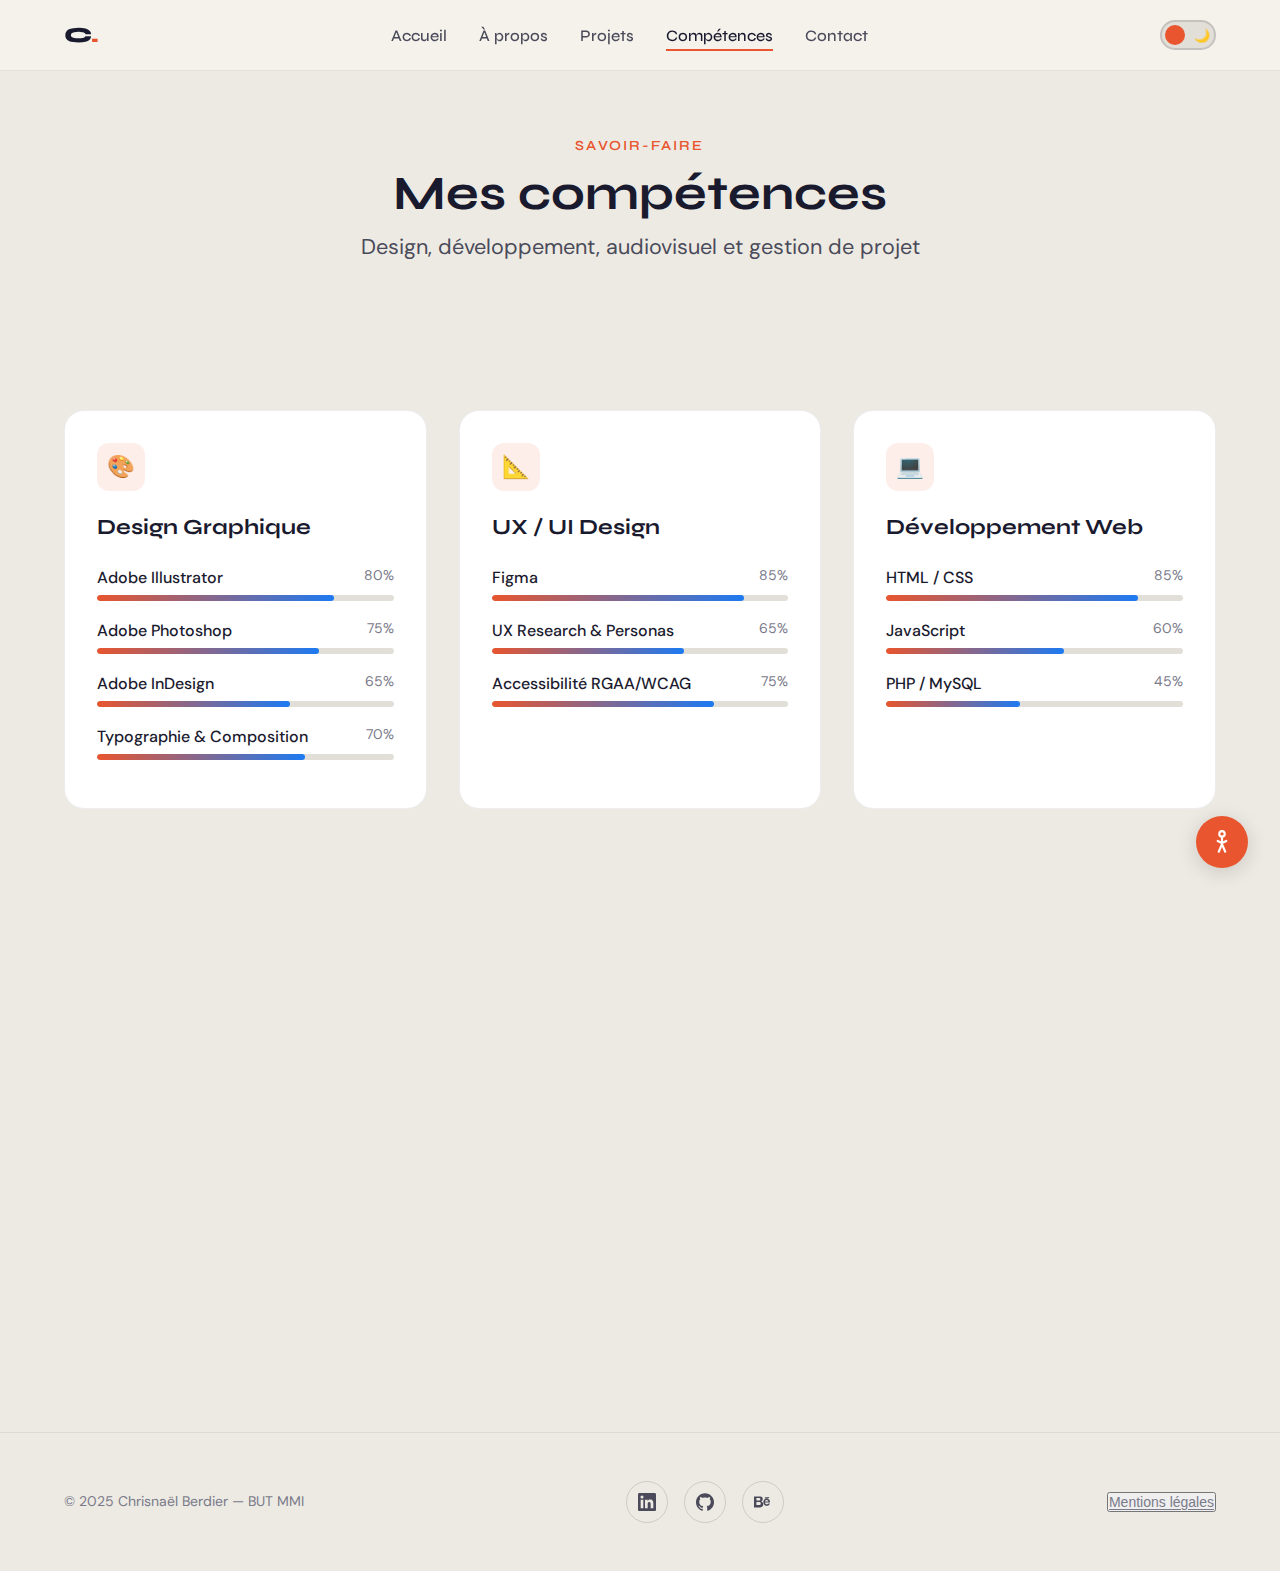
<file: PORTFOLIO MMI V2/competences.html>
<!DOCTYPE html>
<html lang="fr" data-theme="auto">
<head>
  <meta charset="UTF-8">
  <meta name="viewport" content="width=device-width, initial-scale=1.0">
  <meta name="description" content="Compétences en design graphique, UX/UI, développement web et audiovisuel de Chrisnaël Berdier.">
  <title>Compétences — Chrisnaël Berdier</title>
  <link rel="preconnect" href="https://fonts.googleapis.com">
  <link rel="preconnect" href="https://fonts.gstatic.com" crossorigin>
  <link href="https://fonts.googleapis.com/css2?family=Syne:wght@400;500;600;700;800&family=DM+Sans:ital,opsz,wght@0,9..40,300;0,9..40,400;0,9..40,500;0,9..40,600;0,9..40,700;1,9..40,400&display=swap" rel="stylesheet">
  <link rel="stylesheet" href="css/style.css">
</head>
<body>
  <a href="#main" class="skip-link">Aller au contenu principal</a>

  <nav class="nav" aria-label="Navigation principale">
    <div class="container nav__inner">
      <a href="index.html" class="nav__logo" aria-label="Retour à l'accueil">C<span>.</span></a>
      <ul class="nav__links" role="list">
        <li><a href="index.html" class="nav__link">Accueil</a></li>
        <li><a href="a-propos.html" class="nav__link">À propos</a></li>
        <li><a href="projets.html" class="nav__link">Projets</a></li>
        <li><a href="competences.html" class="nav__link is-active">Compétences</a></li>
        <li><a href="contact.html" class="nav__link">Contact</a></li>
      </ul>
      <div class="nav__actions">
        <button class="theme-switch" aria-label="Basculer le mode sombre" type="button"><div class="theme-switch__track"><span aria-hidden="true">☀️</span><span aria-hidden="true">🌙</span></div><div class="theme-switch__thumb"></div></button>
        <button class="nav__burger" aria-label="Ouvrir le menu" aria-expanded="false" aria-controls="mobile-menu" type="button"><span></span><span></span><span></span></button>
      </div>
    </div>
    <div class="nav__mobile" id="mobile-menu" role="dialog" aria-label="Menu">
      <a href="index.html" class="nav__mobile-link">Accueil</a><a href="a-propos.html" class="nav__mobile-link">À propos</a><a href="projets.html" class="nav__mobile-link">Projets</a><a href="competences.html" class="nav__mobile-link">Compétences</a><a href="contact.html" class="nav__mobile-link">Contact</a>
    </div>
  </nav>

  <main id="main">
    <header class="page-header">
      <div class="container">
        <p class="section__label">Savoir-faire</p>
        <h1 class="page-header__title">Mes compétences</h1>
        <p class="page-header__subtitle">Design, développement, audiovisuel et gestion de projet</p>
      </div>
    </header>

    <section class="skills section">
      <div class="container">
        <div class="skills__grid">

          <!-- Design Graphique -->
          <div class="skill-category reveal stagger-1">
            <div class="skill-category__icon" aria-hidden="true">🎨</div>
            <h3 class="skill-category__title">Design Graphique</h3>
            <div class="skill-item">
              <div class="skill-item__header"><span class="skill-item__name">Adobe Illustrator</span><span class="skill-item__level" aria-hidden="true">80%</span></div>
              <div class="skill-item__bar" role="progressbar" aria-valuenow="80" aria-valuemin="0" aria-valuemax="100" aria-label="Illustrator 80%"><div class="skill-item__fill" data-width="80"></div></div>
            </div>
            <div class="skill-item">
              <div class="skill-item__header"><span class="skill-item__name">Adobe Photoshop</span><span class="skill-item__level" aria-hidden="true">75%</span></div>
              <div class="skill-item__bar" role="progressbar" aria-valuenow="75" aria-valuemin="0" aria-valuemax="100" aria-label="Photoshop 75%"><div class="skill-item__fill" data-width="75"></div></div>
            </div>
            <div class="skill-item">
              <div class="skill-item__header"><span class="skill-item__name">Adobe InDesign</span><span class="skill-item__level" aria-hidden="true">65%</span></div>
              <div class="skill-item__bar" role="progressbar" aria-valuenow="65" aria-valuemin="0" aria-valuemax="100" aria-label="InDesign 65%"><div class="skill-item__fill" data-width="65"></div></div>
            </div>
            <div class="skill-item">
              <div class="skill-item__header"><span class="skill-item__name">Typographie &amp; Composition</span><span class="skill-item__level" aria-hidden="true">70%</span></div>
              <div class="skill-item__bar" role="progressbar" aria-valuenow="70" aria-valuemin="0" aria-valuemax="100" aria-label="Typographie 70%"><div class="skill-item__fill" data-width="70"></div></div>
            </div>
          </div>

          <!-- UX/UI -->
          <div class="skill-category reveal stagger-2">
            <div class="skill-category__icon" aria-hidden="true">📐</div>
            <h3 class="skill-category__title">UX / UI Design</h3>
            <div class="skill-item">
              <div class="skill-item__header"><span class="skill-item__name">Figma</span><span class="skill-item__level" aria-hidden="true">85%</span></div>
              <div class="skill-item__bar" role="progressbar" aria-valuenow="85" aria-valuemin="0" aria-valuemax="100" aria-label="Figma 85%"><div class="skill-item__fill" data-width="85"></div></div>
            </div>
            <div class="skill-item">
              <div class="skill-item__header"><span class="skill-item__name">UX Research &amp; Personas</span><span class="skill-item__level" aria-hidden="true">65%</span></div>
              <div class="skill-item__bar" role="progressbar" aria-valuenow="65" aria-valuemin="0" aria-valuemax="100" aria-label="UX Research 65%"><div class="skill-item__fill" data-width="65"></div></div>
            </div>
            <div class="skill-item">
              <div class="skill-item__header"><span class="skill-item__name">Accessibilité RGAA/WCAG</span><span class="skill-item__level" aria-hidden="true">75%</span></div>
              <div class="skill-item__bar" role="progressbar" aria-valuenow="75" aria-valuemin="0" aria-valuemax="100" aria-label="Accessibilité 75%"><div class="skill-item__fill" data-width="75"></div></div>
            </div>
          </div>

          <!-- Développement Web -->
          <div class="skill-category reveal stagger-3">
            <div class="skill-category__icon" aria-hidden="true">💻</div>
            <h3 class="skill-category__title">Développement Web</h3>
            <div class="skill-item">
              <div class="skill-item__header"><span class="skill-item__name">HTML / CSS</span><span class="skill-item__level" aria-hidden="true">85%</span></div>
              <div class="skill-item__bar" role="progressbar" aria-valuenow="85" aria-valuemin="0" aria-valuemax="100" aria-label="HTML CSS 85%"><div class="skill-item__fill" data-width="85"></div></div>
            </div>
            <div class="skill-item">
              <div class="skill-item__header"><span class="skill-item__name">JavaScript</span><span class="skill-item__level" aria-hidden="true">60%</span></div>
              <div class="skill-item__bar" role="progressbar" aria-valuenow="60" aria-valuemin="0" aria-valuemax="100" aria-label="JavaScript 60%"><div class="skill-item__fill" data-width="60"></div></div>
            </div>
            <div class="skill-item">
              <div class="skill-item__header"><span class="skill-item__name">PHP / MySQL</span><span class="skill-item__level" aria-hidden="true">45%</span></div>
              <div class="skill-item__bar" role="progressbar" aria-valuenow="45" aria-valuemin="0" aria-valuemax="100" aria-label="PHP MySQL 45%"><div class="skill-item__fill" data-width="45"></div></div>
            </div>
          </div>

          <!-- Audiovisuel -->
          <div class="skill-category reveal stagger-1">
            <div class="skill-category__icon" aria-hidden="true">🎬</div>
            <h3 class="skill-category__title">Audiovisuel</h3>
            <div class="skill-item">
              <div class="skill-item__header"><span class="skill-item__name">Premiere Pro / Montage</span><span class="skill-item__level" aria-hidden="true">70%</span></div>
              <div class="skill-item__bar" role="progressbar" aria-valuenow="70" aria-valuemin="0" aria-valuemax="100" aria-label="Montage vidéo 70%"><div class="skill-item__fill" data-width="70"></div></div>
            </div>
            <div class="skill-item">
              <div class="skill-item__header"><span class="skill-item__name">After Effects / Motion</span><span class="skill-item__level" aria-hidden="true">50%</span></div>
              <div class="skill-item__bar" role="progressbar" aria-valuenow="50" aria-valuemin="0" aria-valuemax="100" aria-label="Motion design 50%"><div class="skill-item__fill" data-width="50"></div></div>
            </div>
          </div>

          <!-- Transversal -->
          <div class="skill-category reveal stagger-2">
            <div class="skill-category__icon" aria-hidden="true">🧠</div>
            <h3 class="skill-category__title">Compétences transversales</h3>
            <div class="skill-item">
              <div class="skill-item__header"><span class="skill-item__name">Direction artistique</span><span class="skill-item__level" aria-hidden="true">65%</span></div>
              <div class="skill-item__bar" role="progressbar" aria-valuenow="65" aria-valuemin="0" aria-valuemax="100" aria-label="Direction artistique 65%"><div class="skill-item__fill" data-width="65"></div></div>
            </div>
            <div class="skill-item">
              <div class="skill-item__header"><span class="skill-item__name">Gestion de projet</span><span class="skill-item__level" aria-hidden="true">60%</span></div>
              <div class="skill-item__bar" role="progressbar" aria-valuenow="60" aria-valuemin="0" aria-valuemax="100" aria-label="Gestion de projet 60%"><div class="skill-item__fill" data-width="60"></div></div>
            </div>
            <div class="skill-item">
              <div class="skill-item__header"><span class="skill-item__name">Communication</span><span class="skill-item__level" aria-hidden="true">80%</span></div>
              <div class="skill-item__bar" role="progressbar" aria-valuenow="80" aria-valuemin="0" aria-valuemax="100" aria-label="Communication 80%"><div class="skill-item__fill" data-width="80"></div></div>
            </div>
          </div>

        </div>

        <!-- CTA CV -->
        <div style="text-align: center; margin-top: var(--space-3xl);" class="reveal">
          <a href="assets/cv/CV_BERDIER_CHRISNAEL.pdf" class="btn btn--primary" download aria-label="Télécharger mon CV au format PDF">
            <svg viewBox="0 0 24 24" fill="none" stroke="currentColor" stroke-width="2" stroke-linecap="round" aria-hidden="true"><path d="M21 15v4a2 2 0 0 1-2 2H5a2 2 0 0 1-2-2v-4"/><polyline points="7 10 12 15 17 10"/><line x1="12" y1="15" x2="12" y2="3"/></svg>
            Télécharger mon CV
          </a>
        </div>
      </div>
    </section>
  </main>

  <footer class="footer" role="contentinfo">
    <div class="container footer__inner">
      <p class="footer__copy">&copy; 2025 Chrisnaël Berdier — BUT&nbsp;MMI</p>
      <div class="footer__socials" aria-label="Réseaux sociaux">
        <a href="#" class="footer__social-link" aria-label="LinkedIn" target="_blank" rel="noopener noreferrer"><svg viewBox="0 0 24 24" fill="currentColor" aria-hidden="true"><path d="M20.447 20.452h-3.554v-5.569c0-1.328-.027-3.037-1.852-3.037-1.853 0-2.136 1.445-2.136 2.939v5.667H9.351V9h3.414v1.561h.046c.477-.9 1.637-1.85 3.37-1.85 3.601 0 4.267 2.37 4.267 5.455v6.286zM5.337 7.433a2.062 2.062 0 0 1-2.063-2.065 2.064 2.064 0 1 1 2.063 2.065zm1.782 13.019H3.555V9h3.564v11.452zM22.225 0H1.771C.792 0 0 .774 0 1.729v20.542C0 23.227.792 24 1.771 24h20.451C23.2 24 24 23.227 24 22.271V1.729C24 .774 23.2 0 22.222 0h.003z"/></svg></a>
        <a href="#" class="footer__social-link" aria-label="GitHub" target="_blank" rel="noopener noreferrer"><svg viewBox="0 0 24 24" fill="currentColor" aria-hidden="true"><path d="M12 .297c-6.63 0-12 5.373-12 12 0 5.303 3.438 9.8 8.205 11.385.6.113.82-.258.82-.577 0-.285-.01-1.04-.015-2.04-3.338.724-4.042-1.61-4.042-1.61C4.422 18.07 3.633 17.7 3.633 17.7c-1.087-.744.084-.729.084-.729 1.205.084 1.838 1.236 1.838 1.236 1.07 1.835 2.809 1.305 3.495.998.108-.776.417-1.305.76-1.605-2.665-.3-5.466-1.332-5.466-5.93 0-1.31.465-2.38 1.235-3.22-.135-.303-.54-1.523.105-3.176 0 0 1.005-.322 3.3 1.23.96-.267 1.98-.399 3-.405 1.02.006 2.04.138 3 .405 2.28-1.552 3.285-1.23 3.285-1.23.645 1.653.24 2.873.12 3.176.765.84 1.23 1.91 1.23 3.22 0 4.61-2.805 5.625-5.475 5.92.42.36.81 1.096.81 2.22 0 1.606-.015 2.896-.015 3.286 0 .315.21.69.825.57C20.565 22.092 24 17.592 24 12.297c0-6.627-5.373-12-12-12"/></svg></a>
        <a href="#" class="footer__social-link" aria-label="Behance" target="_blank" rel="noopener noreferrer"><svg viewBox="0 0 24 24" fill="currentColor" aria-hidden="true"><path d="M6.938 4.503c.702 0 1.34.06 1.92.188.577.13 1.07.33 1.485.61.41.28.733.65.96 1.12.225.47.34 1.05.34 1.73 0 .74-.17 1.36-.507 1.86-.338.5-.837.9-1.502 1.22.906.26 1.576.72 2.022 1.37.448.66.665 1.45.665 2.36 0 .75-.13 1.39-.41 1.93-.28.55-.67 1-1.16 1.35-.48.348-1.05.6-1.67.767-.63.16-1.27.25-1.95.25H0V4.51h6.938v-.007zM6.545 10.16c.575 0 1.04-.16 1.395-.48.355-.32.535-.78.535-1.37 0-.36-.07-.66-.2-.88-.13-.22-.31-.39-.53-.51-.22-.12-.47-.2-.75-.24-.27-.04-.56-.06-.84-.06H3.22v3.54h3.325zm.154 5.81c.31 0 .6-.03.88-.08.28-.06.53-.16.74-.3.21-.14.38-.34.5-.59.12-.25.18-.57.18-.97 0-.76-.23-1.31-.69-1.63-.46-.33-1.08-.49-1.82-.49H3.22v4.07h3.48zM15.47 14.45c.34.46.87.69 1.57.69.51 0 .95-.13 1.32-.39.37-.26.59-.52.66-.79h2.18c-.35 1.08-.88 1.86-1.6 2.34-.71.48-1.57.72-2.58.72-.7 0-1.34-.12-1.9-.35-.56-.23-1.04-.56-1.43-.99-.39-.43-.69-.94-.9-1.53-.21-.59-.31-1.23-.31-1.91 0-.66.11-1.28.33-1.87.22-.59.52-1.1.92-1.53.4-.43.87-.77 1.42-1.01.55-.24 1.16-.36 1.84-.36.73 0 1.38.14 1.93.42.55.28 1.01.67 1.37 1.16.36.49.62 1.05.78 1.68.16.63.22 1.3.18 2.01h-6.53c.01.71.24 1.31.58 1.77v-.01zm2.77-4.54c-.28-.38-.74-.58-1.37-.58-.41 0-.75.07-1.02.21-.27.14-.49.32-.65.53-.16.21-.27.44-.34.68-.07.24-.11.47-.12.69h4.23c-.1-.63-.35-1.15-.73-1.53zM14.57 5.67h5.74v1.33h-5.74V5.67z"/></svg></a>
      </div>
      <button class="footer__legal-link" id="open-legal" aria-haspopup="dialog" type="button">Mentions légales</button>
    </div>
  </footer>
  <div class="modal-overlay" id="legal-modal" role="dialog" aria-modal="true" aria-labelledby="legal-title"><div class="modal"><button class="modal__close" aria-label="Fermer">&times;</button><h2 id="legal-title">Mentions légales</h2><h3>Éditeur</h3><p>Chrisnaël Berdier, étudiant BUT MMI. Site personnel.</p><h3>RGPD</h3><p>Aucun cookie. Droit d'accès garanti.</p></div></div>
  <button class="back-to-top" id="back-to-top" aria-label="Retour en haut" type="button"><svg viewBox="0 0 24 24" fill="none" stroke="currentColor" stroke-width="2.5" stroke-linecap="round" aria-hidden="true"><polyline points="18 15 12 9 6 15"/></svg></button>
  <div class="a11y-widget"><div class="a11y-panel" id="a11y-panel" role="region" aria-label="Accessibilité"><p class="a11y-panel__title">♿ Accessibilité</p><div class="a11y-option"><span class="a11y-option__label">Taille texte</span><div class="a11y-option__controls"><button class="a11y-btn" data-zoom="decrease" aria-label="Réduire">A−</button><button class="a11y-btn" data-zoom="reset" aria-label="Réinitialiser">A</button><button class="a11y-btn" data-zoom="increase" aria-label="Augmenter">A+</button></div></div><div class="a11y-option"><span class="a11y-option__label">Contraste</span><div class="a11y-option__controls"><button class="a11y-btn" id="contrast-toggle" aria-pressed="false">◐</button></div></div><div class="a11y-option"><span class="a11y-option__label">Animations</span><div class="a11y-option__controls"><button class="a11y-btn" id="motion-toggle" aria-pressed="false">⏸</button></div></div><div class="a11y-option"><span class="a11y-option__label">Espacement</span><div class="a11y-option__controls"><button class="a11y-btn" id="spacing-toggle" aria-pressed="false">↔</button></div></div></div><button class="a11y-toggle" id="a11y-toggle" aria-label="Accessibilité" aria-expanded="false" aria-controls="a11y-panel" type="button"><svg viewBox="0 0 24 24" fill="none" stroke="currentColor" stroke-width="2" stroke-linecap="round" stroke-linejoin="round" aria-hidden="true"><circle cx="12" cy="4.5" r="2.5"/><path d="M12 7v5"/><path d="M8 11l4 2 4-2"/><path d="M9 21l3-7 3 7"/></svg></button></div>
  <script src="js/main.js"></script>
</body>
</html>
</file>
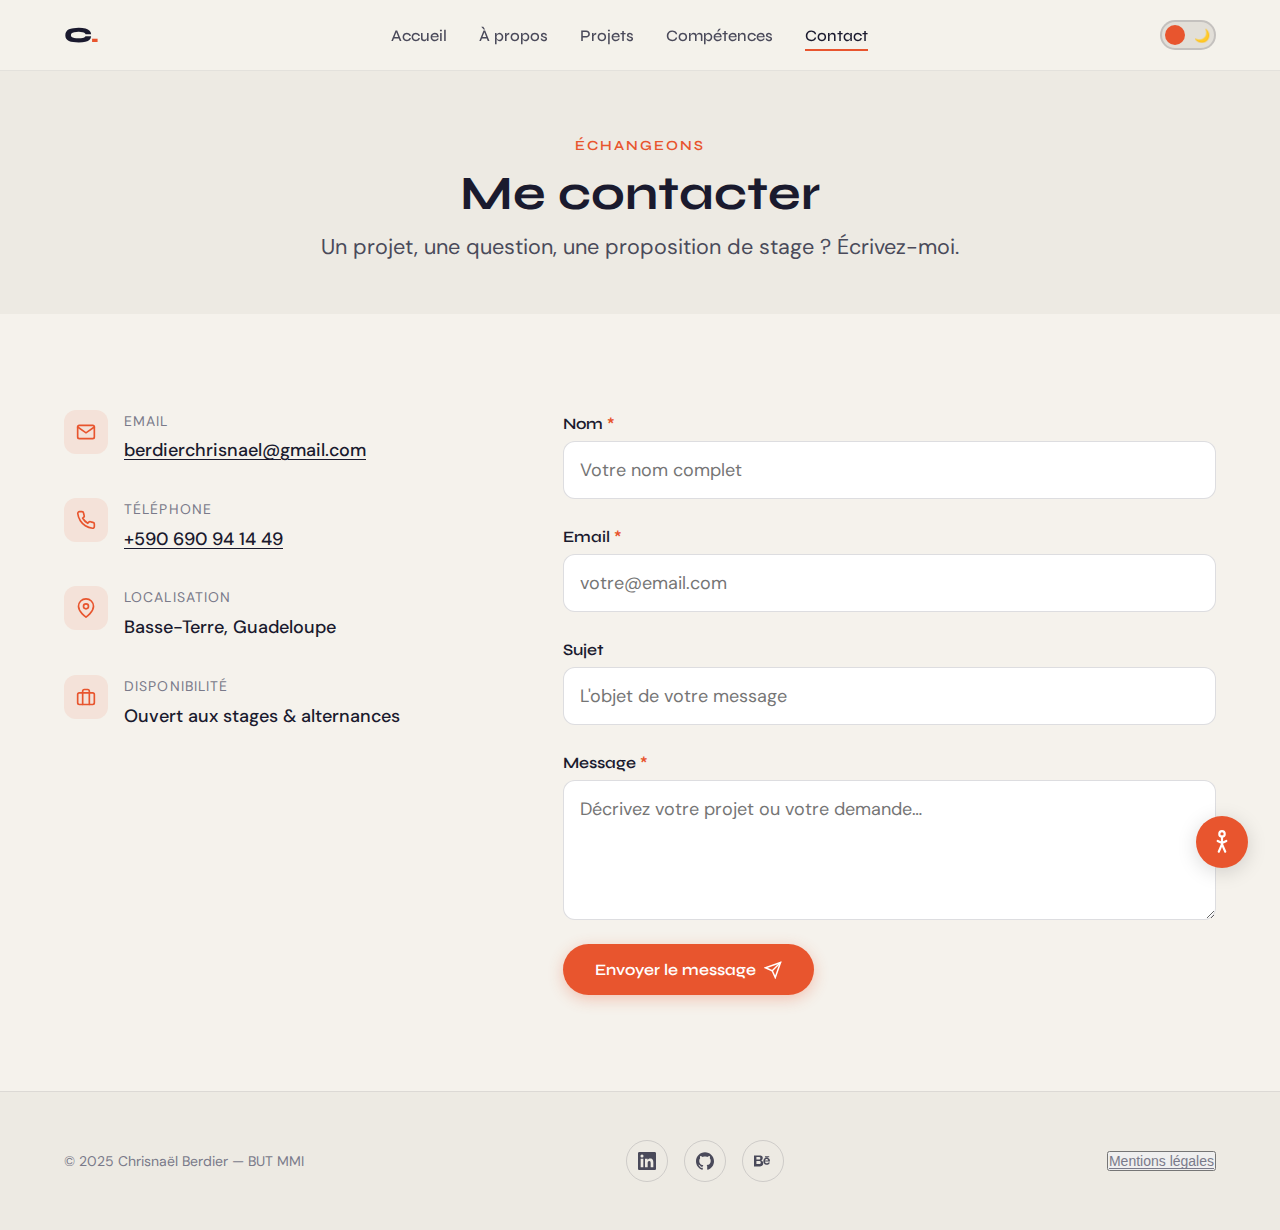
<file: PORTFOLIO MMI V2/contact.html>
<!DOCTYPE html>
<html lang="fr" data-theme="auto">
<head>
  <meta charset="UTF-8">
  <meta name="viewport" content="width=device-width, initial-scale=1.0">
  <meta name="description" content="Contactez Chrisnaël Berdier — Designer Graphique, étudiant BUT MMI. Disponible pour stages et alternances.">
  <title>Contact — Chrisnaël Berdier</title>
  <link rel="preconnect" href="https://fonts.googleapis.com">
  <link rel="preconnect" href="https://fonts.gstatic.com" crossorigin>
  <link href="https://fonts.googleapis.com/css2?family=Syne:wght@400;500;600;700;800&family=DM+Sans:ital,opsz,wght@0,9..40,300;0,9..40,400;0,9..40,500;0,9..40,600;0,9..40,700;1,9..40,400&display=swap" rel="stylesheet">
  <link rel="stylesheet" href="css/style.css">
</head>
<body>
  <a href="#main" class="skip-link">Aller au contenu principal</a>

  <nav class="nav" aria-label="Navigation principale">
    <div class="container nav__inner">
      <a href="index.html" class="nav__logo" aria-label="Retour à l'accueil">C<span>.</span></a>
      <ul class="nav__links" role="list">
        <li><a href="index.html" class="nav__link">Accueil</a></li>
        <li><a href="a-propos.html" class="nav__link">À propos</a></li>
        <li><a href="projets.html" class="nav__link">Projets</a></li>
        <li><a href="competences.html" class="nav__link">Compétences</a></li>
        <li><a href="contact.html" class="nav__link is-active">Contact</a></li>
      </ul>
      <div class="nav__actions">
        <button class="theme-switch" aria-label="Basculer le mode sombre" type="button"><div class="theme-switch__track"><span aria-hidden="true">☀️</span><span aria-hidden="true">🌙</span></div><div class="theme-switch__thumb"></div></button>
        <button class="nav__burger" aria-label="Ouvrir le menu" aria-expanded="false" aria-controls="mobile-menu" type="button"><span></span><span></span><span></span></button>
      </div>
    </div>
    <div class="nav__mobile" id="mobile-menu" role="dialog" aria-label="Menu">
      <a href="index.html" class="nav__mobile-link">Accueil</a><a href="a-propos.html" class="nav__mobile-link">À propos</a><a href="projets.html" class="nav__mobile-link">Projets</a><a href="competences.html" class="nav__mobile-link">Compétences</a><a href="contact.html" class="nav__mobile-link">Contact</a>
    </div>
  </nav>

  <main id="main">
    <header class="page-header">
      <div class="container">
        <p class="section__label">Échangeons</p>
        <h1 class="page-header__title">Me contacter</h1>
        <p class="page-header__subtitle">Un projet, une question, une proposition de stage ? Écrivez-moi.</p>
      </div>
    </header>

    <section class="section">
      <div class="container">
        <div class="contact__grid">

          <!-- Infos de contact -->
          <div class="contact__info reveal">
            <div class="contact__item">
              <div class="contact__item-icon" aria-hidden="true">
                <svg viewBox="0 0 24 24" fill="none" stroke="currentColor" stroke-width="2" stroke-linecap="round"><path d="M4 4h16c1.1 0 2 .9 2 2v12c0 1.1-.9 2-2 2H4c-1.1 0-2-.9-2-2V6c0-1.1.9-2 2-2z"/><polyline points="22,6 12,13 2,6"/></svg>
              </div>
              <div>
                <div class="contact__item-label">Email</div>
                <div class="contact__item-value"><a href="mailto:berdierchrisnael@gmail.com">berdierchrisnael@gmail.com</a></div>
              </div>
            </div>

            <div class="contact__item">
              <div class="contact__item-icon" aria-hidden="true">
                <svg viewBox="0 0 24 24" fill="none" stroke="currentColor" stroke-width="2" stroke-linecap="round"><path d="M22 16.92v3a2 2 0 0 1-2.18 2 19.79 19.79 0 0 1-8.63-3.07 19.5 19.5 0 0 1-6-6 19.79 19.79 0 0 1-3.07-8.67A2 2 0 0 1 4.11 2h3a2 2 0 0 1 2 1.72 12.84 12.84 0 0 0 .7 2.81 2 2 0 0 1-.45 2.11L8.09 9.91a16 16 0 0 0 6 6l1.27-1.27a2 2 0 0 1 2.11-.45 12.84 12.84 0 0 0 2.81.7A2 2 0 0 1 22 16.92z"/></svg>
              </div>
              <div>
                <div class="contact__item-label">Téléphone</div>
                <div class="contact__item-value"><a href="tel:+590690941449">+590 690 94 14 49</a></div>
              </div>
            </div>

            <div class="contact__item">
              <div class="contact__item-icon" aria-hidden="true">
                <svg viewBox="0 0 24 24" fill="none" stroke="currentColor" stroke-width="2" stroke-linecap="round"><path d="M21 10c0 7-9 13-9 13s-9-6-9-13a9 9 0 0 1 18 0z"/><circle cx="12" cy="10" r="3"/></svg>
              </div>
              <div>
                <div class="contact__item-label">Localisation</div>
                <div class="contact__item-value">Basse-Terre, Guadeloupe</div>
              </div>
            </div>

            <div class="contact__item">
              <div class="contact__item-icon" aria-hidden="true">
                <svg viewBox="0 0 24 24" fill="none" stroke="currentColor" stroke-width="2" stroke-linecap="round"><rect x="2" y="7" width="20" height="14" rx="2" ry="2"/><path d="M16 21V5a2 2 0 0 0-2-2h-4a2 2 0 0 0-2 2v16"/></svg>
              </div>
              <div>
                <div class="contact__item-label">Disponibilité</div>
                <div class="contact__item-value">Ouvert aux stages &amp; alternances</div>
              </div>
            </div>
          </div>

          <!-- Formulaire réel -->
          <!--
            NOTE : Ce formulaire utilise FormSubmit.co (gratuit, sans backend).
            ➜ Remplace l'email dans "action" par le tien.
            ➜ Lors du 1er envoi, FormSubmit t'enverra un email de confirmation.
            ➜ Alternative : EmailJS (côté client) ou backend Node/PHP.
          -->
          <form class="contact__form reveal stagger-2" id="contact-form" action="https://formsubmit.co/berdierchrisnael@gmail.com" method="POST" novalidate>
            <input type="hidden" name="_subject" value="Nouveau message depuis le portfolio">
            <input type="hidden" name="_captcha" value="false">
            <input type="hidden" name="_next" value="">
            <!-- Honeypot anti-spam -->
            <input type="text" name="_honey" style="display:none" tabindex="-1" autocomplete="off">

            <div class="form-group">
              <label for="form-name">Nom <span class="required" aria-hidden="true">*</span></label>
              <input type="text" id="form-name" name="name" required autocomplete="name" placeholder="Votre nom complet" aria-required="true">
            </div>
            <div class="form-group">
              <label for="form-email">Email <span class="required" aria-hidden="true">*</span></label>
              <input type="email" id="form-email" name="email" required autocomplete="email" placeholder="votre@email.com" aria-required="true">
            </div>
            <div class="form-group">
              <label for="form-subject">Sujet</label>
              <input type="text" id="form-subject" name="subject" placeholder="L'objet de votre message">
            </div>
            <div class="form-group">
              <label for="form-message">Message <span class="required" aria-hidden="true">*</span></label>
              <textarea id="form-message" name="message" required placeholder="Décrivez votre projet ou votre demande…" aria-required="true"></textarea>
            </div>
            <div class="form-status" id="form-status" role="alert"></div>
            <button type="submit" class="btn btn--primary" style="align-self: flex-start;">
              Envoyer le message
              <svg viewBox="0 0 24 24" fill="none" stroke="currentColor" stroke-width="2" stroke-linecap="round" aria-hidden="true"><line x1="22" y1="2" x2="11" y2="13"/><polygon points="22 2 15 22 11 13 2 9 22 2"/></svg>
            </button>
          </form>
        </div>
      </div>
    </section>
  </main>

  <footer class="footer" role="contentinfo">
    <div class="container footer__inner">
      <p class="footer__copy">&copy; 2025 Chrisnaël Berdier — BUT&nbsp;MMI</p>
      <div class="footer__socials" aria-label="Réseaux sociaux">
        <a href="#" class="footer__social-link" aria-label="LinkedIn" target="_blank" rel="noopener noreferrer"><svg viewBox="0 0 24 24" fill="currentColor" aria-hidden="true"><path d="M20.447 20.452h-3.554v-5.569c0-1.328-.027-3.037-1.852-3.037-1.853 0-2.136 1.445-2.136 2.939v5.667H9.351V9h3.414v1.561h.046c.477-.9 1.637-1.85 3.37-1.85 3.601 0 4.267 2.37 4.267 5.455v6.286zM5.337 7.433a2.062 2.062 0 0 1-2.063-2.065 2.064 2.064 0 1 1 2.063 2.065zm1.782 13.019H3.555V9h3.564v11.452zM22.225 0H1.771C.792 0 0 .774 0 1.729v20.542C0 23.227.792 24 1.771 24h20.451C23.2 24 24 23.227 24 22.271V1.729C24 .774 23.2 0 22.222 0h.003z"/></svg></a>
        <a href="#" class="footer__social-link" aria-label="GitHub" target="_blank" rel="noopener noreferrer"><svg viewBox="0 0 24 24" fill="currentColor" aria-hidden="true"><path d="M12 .297c-6.63 0-12 5.373-12 12 0 5.303 3.438 9.8 8.205 11.385.6.113.82-.258.82-.577 0-.285-.01-1.04-.015-2.04-3.338.724-4.042-1.61-4.042-1.61C4.422 18.07 3.633 17.7 3.633 17.7c-1.087-.744.084-.729.084-.729 1.205.084 1.838 1.236 1.838 1.236 1.07 1.835 2.809 1.305 3.495.998.108-.776.417-1.305.76-1.605-2.665-.3-5.466-1.332-5.466-5.93 0-1.31.465-2.38 1.235-3.22-.135-.303-.54-1.523.105-3.176 0 0 1.005-.322 3.3 1.23.96-.267 1.98-.399 3-.405 1.02.006 2.04.138 3 .405 2.28-1.552 3.285-1.23 3.285-1.23.645 1.653.24 2.873.12 3.176.765.84 1.23 1.91 1.23 3.22 0 4.61-2.805 5.625-5.475 5.92.42.36.81 1.096.81 2.22 0 1.606-.015 2.896-.015 3.286 0 .315.21.69.825.57C20.565 22.092 24 17.592 24 12.297c0-6.627-5.373-12-12-12"/></svg></a>
        <a href="#" class="footer__social-link" aria-label="Behance" target="_blank" rel="noopener noreferrer"><svg viewBox="0 0 24 24" fill="currentColor" aria-hidden="true"><path d="M6.938 4.503c.702 0 1.34.06 1.92.188.577.13 1.07.33 1.485.61.41.28.733.65.96 1.12.225.47.34 1.05.34 1.73 0 .74-.17 1.36-.507 1.86-.338.5-.837.9-1.502 1.22.906.26 1.576.72 2.022 1.37.448.66.665 1.45.665 2.36 0 .75-.13 1.39-.41 1.93-.28.55-.67 1-1.16 1.35-.48.348-1.05.6-1.67.767-.63.16-1.27.25-1.95.25H0V4.51h6.938v-.007zM6.545 10.16c.575 0 1.04-.16 1.395-.48.355-.32.535-.78.535-1.37 0-.36-.07-.66-.2-.88-.13-.22-.31-.39-.53-.51-.22-.12-.47-.2-.75-.24-.27-.04-.56-.06-.84-.06H3.22v3.54h3.325zm.154 5.81c.31 0 .6-.03.88-.08.28-.06.53-.16.74-.3.21-.14.38-.34.5-.59.12-.25.18-.57.18-.97 0-.76-.23-1.31-.69-1.63-.46-.33-1.08-.49-1.82-.49H3.22v4.07h3.48zM15.47 14.45c.34.46.87.69 1.57.69.51 0 .95-.13 1.32-.39.37-.26.59-.52.66-.79h2.18c-.35 1.08-.88 1.86-1.6 2.34-.71.48-1.57.72-2.58.72-.7 0-1.34-.12-1.9-.35-.56-.23-1.04-.56-1.43-.99-.39-.43-.69-.94-.9-1.53-.21-.59-.31-1.23-.31-1.91 0-.66.11-1.28.33-1.87.22-.59.52-1.1.92-1.53.4-.43.87-.77 1.42-1.01.55-.24 1.16-.36 1.84-.36.73 0 1.38.14 1.93.42.55.28 1.01.67 1.37 1.16.36.49.62 1.05.78 1.68.16.63.22 1.3.18 2.01h-6.53c.01.71.24 1.31.58 1.77v-.01zm2.77-4.54c-.28-.38-.74-.58-1.37-.58-.41 0-.75.07-1.02.21-.27.14-.49.32-.65.53-.16.21-.27.44-.34.68-.07.24-.11.47-.12.69h4.23c-.1-.63-.35-1.15-.73-1.53zM14.57 5.67h5.74v1.33h-5.74V5.67z"/></svg></a>
      </div>
      <button class="footer__legal-link" id="open-legal" aria-haspopup="dialog" type="button">Mentions légales</button>
    </div>
  </footer>
  <div class="modal-overlay" id="legal-modal" role="dialog" aria-modal="true" aria-labelledby="legal-title"><div class="modal"><button class="modal__close" aria-label="Fermer">&times;</button><h2 id="legal-title">Mentions légales</h2><h3>Éditeur</h3><p>Chrisnaël Berdier, étudiant BUT MMI. Site personnel.</p><h3>RGPD</h3><p>Les données du formulaire sont transmises par email uniquement. Aucun cookie. Droit d'accès et suppression garanti (RGPD).</p></div></div>
  <button class="back-to-top" id="back-to-top" aria-label="Retour en haut" type="button"><svg viewBox="0 0 24 24" fill="none" stroke="currentColor" stroke-width="2.5" stroke-linecap="round" aria-hidden="true"><polyline points="18 15 12 9 6 15"/></svg></button>
  <div class="a11y-widget"><div class="a11y-panel" id="a11y-panel" role="region" aria-label="Accessibilité"><p class="a11y-panel__title">♿ Accessibilité</p><div class="a11y-option"><span class="a11y-option__label">Taille texte</span><div class="a11y-option__controls"><button class="a11y-btn" data-zoom="decrease" aria-label="Réduire">A−</button><button class="a11y-btn" data-zoom="reset" aria-label="Réinitialiser">A</button><button class="a11y-btn" data-zoom="increase" aria-label="Augmenter">A+</button></div></div><div class="a11y-option"><span class="a11y-option__label">Contraste</span><div class="a11y-option__controls"><button class="a11y-btn" id="contrast-toggle" aria-pressed="false">◐</button></div></div><div class="a11y-option"><span class="a11y-option__label">Animations</span><div class="a11y-option__controls"><button class="a11y-btn" id="motion-toggle" aria-pressed="false">⏸</button></div></div><div class="a11y-option"><span class="a11y-option__label">Espacement</span><div class="a11y-option__controls"><button class="a11y-btn" id="spacing-toggle" aria-pressed="false">↔</button></div></div></div><button class="a11y-toggle" id="a11y-toggle" aria-label="Accessibilité" aria-expanded="false" aria-controls="a11y-panel" type="button"><svg viewBox="0 0 24 24" fill="none" stroke="currentColor" stroke-width="2" stroke-linecap="round" stroke-linejoin="round" aria-hidden="true"><circle cx="12" cy="4.5" r="2.5"/><path d="M12 7v5"/><path d="M8 11l4 2 4-2"/><path d="M9 21l3-7 3 7"/></svg></button></div>
  <script src="js/main.js"></script>
</body>
</html>
</file>
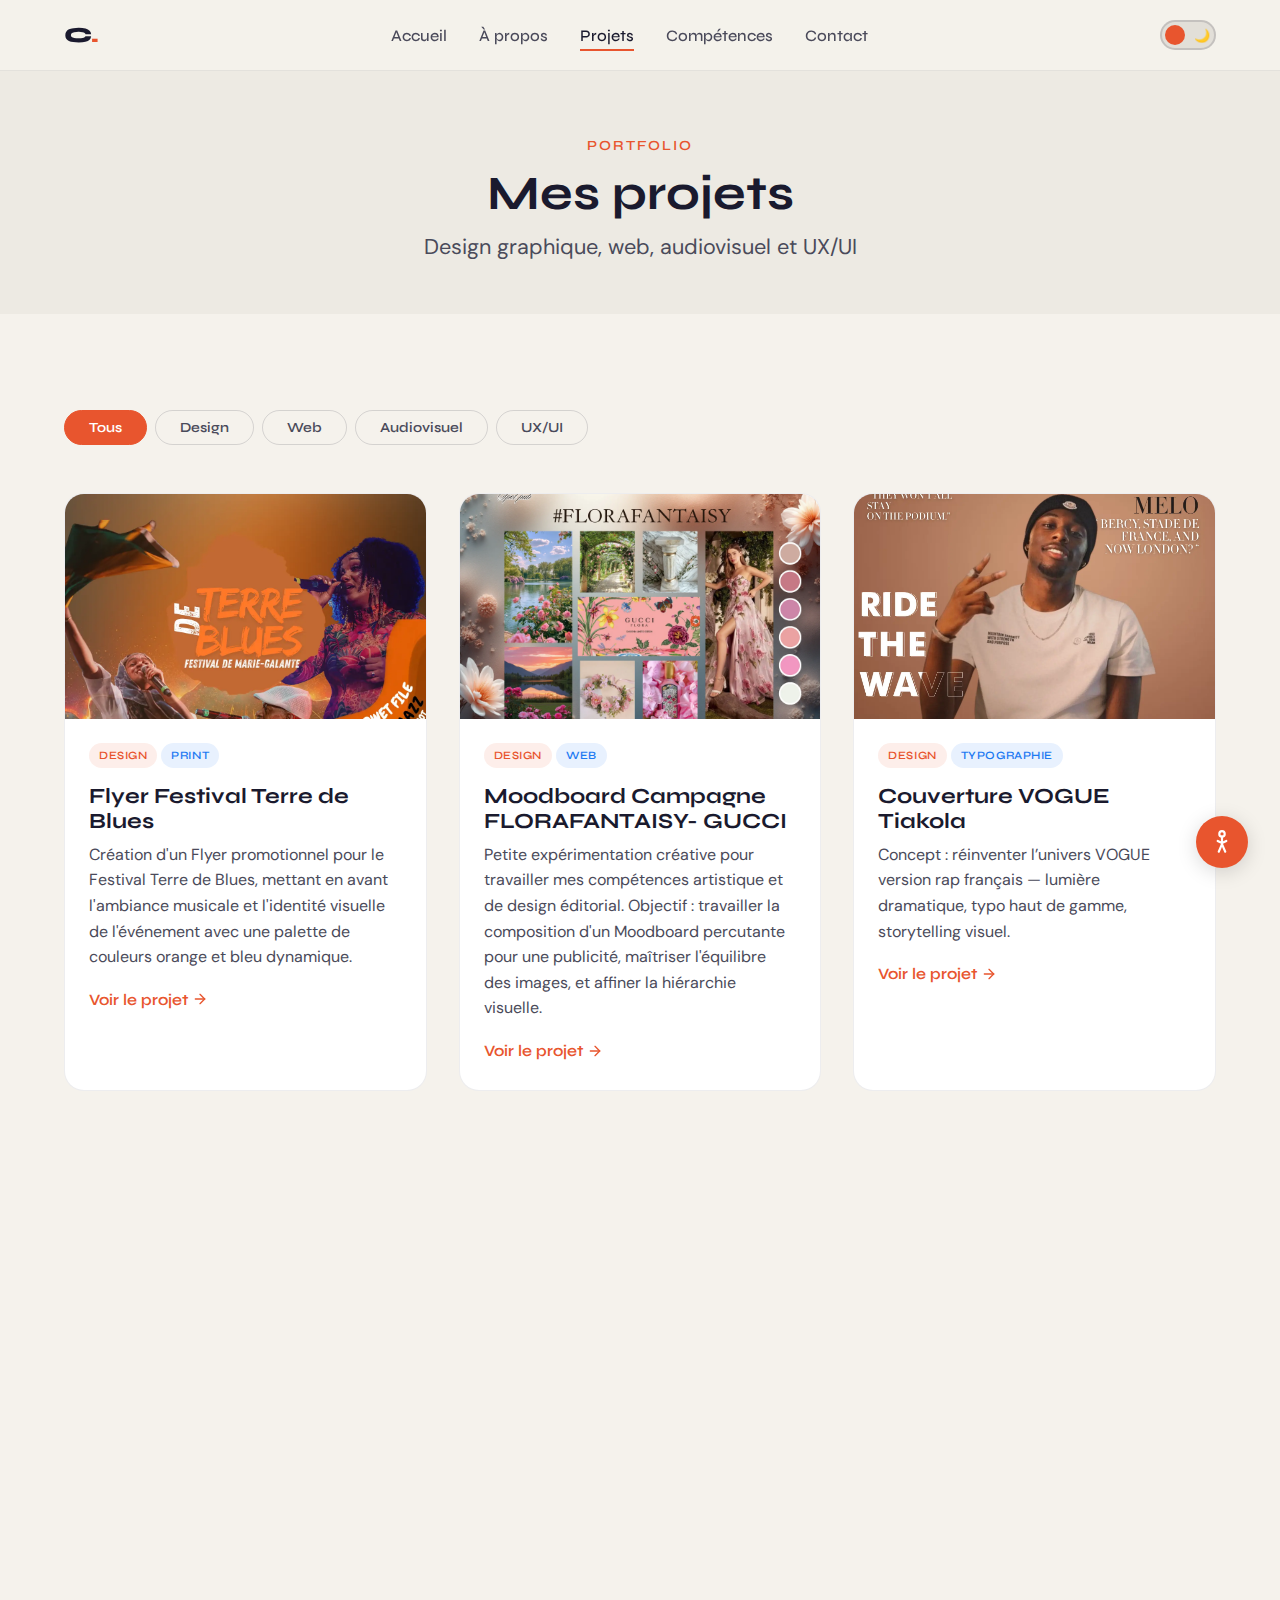
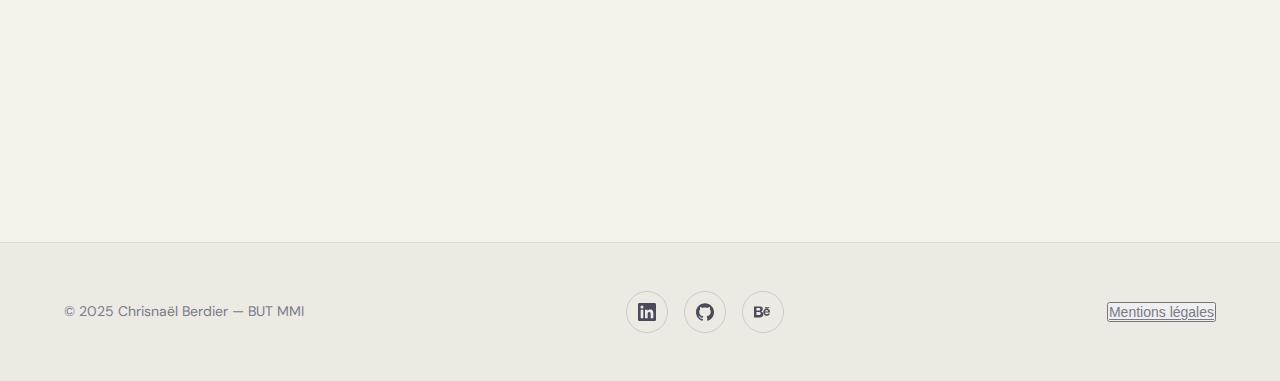
<file: PORTFOLIO MMI V2/projets.html>
<!DOCTYPE html>
<html lang="fr" data-theme="auto">
<head>
  <meta charset="UTF-8">
  <meta name="viewport" content="width=device-width, initial-scale=1.0">
  <meta name="description" content="Projets de design graphique, web et audiovisuel de Chrisnaël Berdier — Portfolio BUT MMI.">
  <title>Projets — Chrisnaël Berdier</title>
  <link rel="preconnect" href="https://fonts.googleapis.com">
  <link rel="preconnect" href="https://fonts.gstatic.com" crossorigin>
  <link href="https://fonts.googleapis.com/css2?family=Syne:wght@400;500;600;700;800&family=DM+Sans:ital,opsz,wght@0,9..40,300;0,9..40,400;0,9..40,500;0,9..40,600;0,9..40,700;1,9..40,400&display=swap" rel="stylesheet">
  <link rel="stylesheet" href="css/style.css">
</head>
<body>
  <a href="#main" class="skip-link">Aller au contenu principal</a>

  <nav class="nav" aria-label="Navigation principale">
    <div class="container nav__inner">
      <a href="index.html" class="nav__logo" aria-label="Retour à l'accueil">C<span>.</span></a>
      <ul class="nav__links" role="list">
        <li><a href="index.html" class="nav__link">Accueil</a></li>
        <li><a href="a-propos.html" class="nav__link">À propos</a></li>
        <li><a href="projets.html" class="nav__link is-active">Projets</a></li>
        <li><a href="competences.html" class="nav__link">Compétences</a></li>
        <li><a href="contact.html" class="nav__link">Contact</a></li>
      </ul>
      <div class="nav__actions">
        <button class="theme-switch" aria-label="Basculer le mode sombre" type="button"><div class="theme-switch__track"><span aria-hidden="true">☀️</span><span aria-hidden="true">🌙</span></div><div class="theme-switch__thumb"></div></button>
        <button class="nav__burger" aria-label="Ouvrir le menu" aria-expanded="false" aria-controls="mobile-menu" type="button"><span></span><span></span><span></span></button>
      </div>
    </div>
    <div class="nav__mobile" id="mobile-menu" role="dialog" aria-label="Menu">
      <a href="index.html" class="nav__mobile-link">Accueil</a><a href="a-propos.html" class="nav__mobile-link">À propos</a><a href="projets.html" class="nav__mobile-link">Projets</a><a href="competences.html" class="nav__mobile-link">Compétences</a><a href="contact.html" class="nav__mobile-link">Contact</a>
    </div>
  </nav>

  <main id="main">
    <header class="page-header">
      <div class="container">
        <p class="section__label">Portfolio</p>
        <h1 class="page-header__title">Mes projets</h1>
        <p class="page-header__subtitle">Design graphique, web, audiovisuel et UX/UI</p>
      </div>
    </header>

    <section class="section">
      <div class="container">
        <!-- Filtres -->
        <div class="projects__filters reveal" role="toolbar" aria-label="Filtrer les projets">
          <button class="filter-btn is-active" data-filter="all" aria-pressed="true">Tous</button>
          <button class="filter-btn" data-filter="design" aria-pressed="false">Design</button>
          <button class="filter-btn" data-filter="web" aria-pressed="false">Web</button>
          <button class="filter-btn" data-filter="audiovisuel" aria-pressed="false">Audiovisuel</button>
          <button class="filter-btn" data-filter="ux" aria-pressed="false">UX/UI</button>
        </div>

        <div class="projects__grid" aria-live="polite">

          <!-- Projet 1 -->
          <article class="project-card reveal stagger-1" data-category="design" tabindex="0">
            <div class="project-card__image">
              <img src="assets/img/projet-1.webp" alt="Flyer pour le Festival Terre de  Blues" loading="lazy" style="width:100%; height:100%; object-fit:cover;">
            </div>
            <div class="project-card__body">
              <div class="project-card__tags"><span class="tag">Design</span><span class="tag tag--secondary">Print</span></div>
              <h3 class="project-card__title">Flyer Festival Terre de Blues</h3>
              <p class="project-card__desc">Création d'un Flyer promotionnel pour le Festival Terre de Blues, mettant en avant l'ambiance musicale et l'identité visuelle de l'événement avec une palette de couleurs orange et bleu dynamique.</p>
              <a href="#" class="project-card__link">Voir le projet <svg width="16" height="16" viewBox="0 0 24 24" fill="none" stroke="currentColor" stroke-width="2" stroke-linecap="round" aria-hidden="true"><line x1="5" y1="12" x2="19" y2="12"/><polyline points="12 5 19 12 12 19"/></svg></a>
            </div>
          </article>

          <!-- Projet 2 -->
          <article class="project-card reveal stagger-2" data-category="web" tabindex="0">
            <div class="project-card__image">
             <img src="assets/img/projet-2.webp" alt="Aperçu du projet identité visuelle" loading="lazy" style="width:100%; height:100%; object-fit:cover;">
            </div>
            <div class="project-card__body">
              <div class="project-card__tags"><span class="tag"> Design</span><span class="tag tag--secondary">web</span></div>
              <h3 class="project-card__title">Moodboard Campagne FLORAFANTAISY- GUCCI</h3>
              <p class="project-card__desc">Petite expérimentation créative pour travailler mes compétences artistique et de design éditorial. Objectif : travailler la composition d'un Moodboard percutante pour une publicité, maîtriser l'équilibre des images, et affiner la hiérarchie visuelle.</p>
              <a href="#" class="project-card__link">Voir le projet <svg width="16" height="16" viewBox="0 0 24 24" fill="none" stroke="currentColor" stroke-width="2" stroke-linecap="round" aria-hidden="true"><line x1="5" y1="12" x2="19" y2="12"/><polyline points="12 5 19 12 12 19"/></svg></a>
            </div>
          </article>

          <!-- Projet 3 -->
          <article class="project-card reveal stagger-3" data-category="design" tabindex="0">
            <div class="project-card__image">
              <img src="assets/img/projet-3.webp" alt="" loading="lazy" style="width:100%; height:100%; object-fit:cover;">
            </div>
            <div class="project-card__body">
              <div class="project-card__tags"><span class="tag">Design</span><span class="tag tag--secondary">Typographie</span></div>
              <h3 class="project-card__title">Couverture VOGUE Tiakola</h3>
              <p class="project-card__desc">Concept : réinventer l’univers VOGUE version rap français — lumière dramatique, typo haut de gamme, storytelling visuel.</p>
              <a href="#" class="project-card__link">Voir le projet <svg width="16" height="16" viewBox="0 0 24 24" fill="none" stroke="currentColor" stroke-width="2" stroke-linecap="round" aria-hidden="true"><line x1="5" y1="12" x2="19" y2="12"/><polyline points="12 5 19 12 12 19"/></svg></a>
            </div>
          </article>

          <!-- Projet 4 -->
          <article class="project-card reveal stagger-1" data-category="ux" tabindex="0">
            <div class="project-card__image">
               <img src="assets/img/projet-4.webp" alt="" loading="lazy" style="width:100%; height:100%; object-fit:cover;">
            </div>
            <div class="project-card__body">
              <div class="project-card__tags"><span class="tag">Design</span><span class="tag tag--secondary">Web</span></div>
              <h3 class="project-card__title">Exemple Post Insta TOUBANA</h3>
              <p class="project-card__desc">Exemple de post Instagram que l'Hôtel 5 étoiles "La Toubana Hôtel and Spa" pourrait utiliser afin de promouvoir une offre promotionnelle visant à augmenter la fréquentation de clients locaux professionnels durant la basse saison. Design adapté à l'identité visuelle premium de l'établissement.</p>
              <a href="#" class="project-card__link">Voir le projet <svg width="16" height="16" viewBox="0 0 24 24" fill="none" stroke="currentColor" stroke-width="2" stroke-linecap="round" aria-hidden="true"><line x1="5" y1="12" x2="19" y2="12"/><polyline points="12 5 19 12 12 19"/></svg></a>
            </div>
          </article>

          <!-- Projet 5 -->
          <article class="project-card reveal stagger-2" data-category="audiovisuel" tabindex="0">
            <div class="project-card__image">
               <img src="assets/img/projet-5.webp" alt="" loading="lazy" style="width:100%; height:100%; object-fit:cover;">
            </div>
            <div class="project-card__body">
              <div class="project-card__tags"><span class="tag">Design</span><span class="tag tag--secondary">Print</span></div>
              <h3 class="project-card__title">Couverture de Magazine ICONE</h3>
              <p class="project-card__desc">Prolongement de ma passion pour les couverture de magazine avec un nouveau design et une nouvelle organisation visuelle</p>
              <a href="#" class="project-card__link">Voir le projet <svg width="16" height="16" viewBox="0 0 24 24" fill="none" stroke="currentColor" stroke-width="2" stroke-linecap="round" aria-hidden="true"><line x1="5" y1="12" x2="19" y2="12"/><polyline points="12 5 19 12 12 19"/></svg></a>
            </div>
          </article>

          <!-- Projet 6 -->
          <article class="project-card reveal stagger-3" data-category="web" tabindex="0">
            <div class="project-card__image">
               <img src="assets/img/projet-6.webp" alt="" loading="lazy" style="width:100%; height:100%; object-fit:cover;">
            </div>
            <div class="project-card__body">
              <div class="project-card__tags"><span class="tag">Design</span><span class="tag tag--secondary">print</span></div>
              <h3 class="project-card__title">Dashboard interactif — Données météo</h3>
              <p class="project-card__desc">Application web avec UI soignée consommant une API REST. Design d'interface de données avec visualisations graphiques interactives.</p>
              <a href="#" class="project-card__link">Voir le projet <svg width="16" height="16" viewBox="0 0 24 24" fill="none" stroke="currentColor" stroke-width="2" stroke-linecap="round" aria-hidden="true"><line x1="5" y1="12" x2="19" y2="12"/><polyline points="12 5 19 12 12 19"/></svg></a>
            </div>
          </article>

        </div>
      </div>
    </section>
  </main>

  <!-- Footer (identique) -->
  <footer class="footer" role="contentinfo">
    <div class="container footer__inner">
      <p class="footer__copy">&copy; 2025 Chrisnaël Berdier — BUT&nbsp;MMI</p>
      <div class="footer__socials" aria-label="Réseaux sociaux">
        <a href="#" class="footer__social-link" aria-label="LinkedIn" target="_blank" rel="noopener noreferrer"><svg viewBox="0 0 24 24" fill="currentColor" aria-hidden="true"><path d="M20.447 20.452h-3.554v-5.569c0-1.328-.027-3.037-1.852-3.037-1.853 0-2.136 1.445-2.136 2.939v5.667H9.351V9h3.414v1.561h.046c.477-.9 1.637-1.85 3.37-1.85 3.601 0 4.267 2.37 4.267 5.455v6.286zM5.337 7.433a2.062 2.062 0 0 1-2.063-2.065 2.064 2.064 0 1 1 2.063 2.065zm1.782 13.019H3.555V9h3.564v11.452zM22.225 0H1.771C.792 0 0 .774 0 1.729v20.542C0 23.227.792 24 1.771 24h20.451C23.2 24 24 23.227 24 22.271V1.729C24 .774 23.2 0 22.222 0h.003z"/></svg></a>
        <a href="#" class="footer__social-link" aria-label="GitHub" target="_blank" rel="noopener noreferrer"><svg viewBox="0 0 24 24" fill="currentColor" aria-hidden="true"><path d="M12 .297c-6.63 0-12 5.373-12 12 0 5.303 3.438 9.8 8.205 11.385.6.113.82-.258.82-.577 0-.285-.01-1.04-.015-2.04-3.338.724-4.042-1.61-4.042-1.61C4.422 18.07 3.633 17.7 3.633 17.7c-1.087-.744.084-.729.084-.729 1.205.084 1.838 1.236 1.838 1.236 1.07 1.835 2.809 1.305 3.495.998.108-.776.417-1.305.76-1.605-2.665-.3-5.466-1.332-5.466-5.93 0-1.31.465-2.38 1.235-3.22-.135-.303-.54-1.523.105-3.176 0 0 1.005-.322 3.3 1.23.96-.267 1.98-.399 3-.405 1.02.006 2.04.138 3 .405 2.28-1.552 3.285-1.23 3.285-1.23.645 1.653.24 2.873.12 3.176.765.84 1.23 1.91 1.23 3.22 0 4.61-2.805 5.625-5.475 5.92.42.36.81 1.096.81 2.22 0 1.606-.015 2.896-.015 3.286 0 .315.21.69.825.57C20.565 22.092 24 17.592 24 12.297c0-6.627-5.373-12-12-12"/></svg></a>
        <a href="#" class="footer__social-link" aria-label="Behance" target="_blank" rel="noopener noreferrer"><svg viewBox="0 0 24 24" fill="currentColor" aria-hidden="true"><path d="M6.938 4.503c.702 0 1.34.06 1.92.188.577.13 1.07.33 1.485.61.41.28.733.65.96 1.12.225.47.34 1.05.34 1.73 0 .74-.17 1.36-.507 1.86-.338.5-.837.9-1.502 1.22.906.26 1.576.72 2.022 1.37.448.66.665 1.45.665 2.36 0 .75-.13 1.39-.41 1.93-.28.55-.67 1-1.16 1.35-.48.348-1.05.6-1.67.767-.63.16-1.27.25-1.95.25H0V4.51h6.938v-.007zM6.545 10.16c.575 0 1.04-.16 1.395-.48.355-.32.535-.78.535-1.37 0-.36-.07-.66-.2-.88-.13-.22-.31-.39-.53-.51-.22-.12-.47-.2-.75-.24-.27-.04-.56-.06-.84-.06H3.22v3.54h3.325zm.154 5.81c.31 0 .6-.03.88-.08.28-.06.53-.16.74-.3.21-.14.38-.34.5-.59.12-.25.18-.57.18-.97 0-.76-.23-1.31-.69-1.63-.46-.33-1.08-.49-1.82-.49H3.22v4.07h3.48zM15.47 14.45c.34.46.87.69 1.57.69.51 0 .95-.13 1.32-.39.37-.26.59-.52.66-.79h2.18c-.35 1.08-.88 1.86-1.6 2.34-.71.48-1.57.72-2.58.72-.7 0-1.34-.12-1.9-.35-.56-.23-1.04-.56-1.43-.99-.39-.43-.69-.94-.9-1.53-.21-.59-.31-1.23-.31-1.91 0-.66.11-1.28.33-1.87.22-.59.52-1.1.92-1.53.4-.43.87-.77 1.42-1.01.55-.24 1.16-.36 1.84-.36.73 0 1.38.14 1.93.42.55.28 1.01.67 1.37 1.16.36.49.62 1.05.78 1.68.16.63.22 1.3.18 2.01h-6.53c.01.71.24 1.31.58 1.77v-.01zm2.77-4.54c-.28-.38-.74-.58-1.37-.58-.41 0-.75.07-1.02.21-.27.14-.49.32-.65.53-.16.21-.27.44-.34.68-.07.24-.11.47-.12.69h4.23c-.1-.63-.35-1.15-.73-1.53zM14.57 5.67h5.74v1.33h-5.74V5.67z"/></svg></a>
      </div>
      <button class="footer__legal-link" id="open-legal" aria-haspopup="dialog" type="button">Mentions légales</button>
    </div>
  </footer>
  <div class="modal-overlay" id="legal-modal" role="dialog" aria-modal="true" aria-labelledby="legal-title"><div class="modal"><button class="modal__close" aria-label="Fermer">&times;</button><h2 id="legal-title">Mentions légales</h2><h3>Éditeur</h3><p>Chrisnaël Berdier, étudiant BUT MMI. Site personnel non commercial.</p><h3>RGPD</h3><p>Aucun cookie. Droit d'accès garanti.</p></div></div>
  <button class="back-to-top" id="back-to-top" aria-label="Retour en haut" type="button"><svg viewBox="0 0 24 24" fill="none" stroke="currentColor" stroke-width="2.5" stroke-linecap="round" aria-hidden="true"><polyline points="18 15 12 9 6 15"/></svg></button>
  <div class="a11y-widget"><div class="a11y-panel" id="a11y-panel" role="region" aria-label="Accessibilité"><p class="a11y-panel__title">♿ Accessibilité</p><div class="a11y-option"><span class="a11y-option__label">Taille texte</span><div class="a11y-option__controls"><button class="a11y-btn" data-zoom="decrease" aria-label="Réduire">A−</button><button class="a11y-btn" data-zoom="reset" aria-label="Réinitialiser">A</button><button class="a11y-btn" data-zoom="increase" aria-label="Augmenter">A+</button></div></div><div class="a11y-option"><span class="a11y-option__label">Contraste</span><div class="a11y-option__controls"><button class="a11y-btn" id="contrast-toggle" aria-pressed="false">◐</button></div></div><div class="a11y-option"><span class="a11y-option__label">Animations</span><div class="a11y-option__controls"><button class="a11y-btn" id="motion-toggle" aria-pressed="false">⏸</button></div></div><div class="a11y-option"><span class="a11y-option__label">Espacement</span><div class="a11y-option__controls"><button class="a11y-btn" id="spacing-toggle" aria-pressed="false">↔</button></div></div></div><button class="a11y-toggle" id="a11y-toggle" aria-label="Accessibilité" aria-expanded="false" aria-controls="a11y-panel" type="button"><svg viewBox="0 0 24 24" fill="none" stroke="currentColor" stroke-width="2" stroke-linecap="round" stroke-linejoin="round" aria-hidden="true"><circle cx="12" cy="4.5" r="2.5"/><path d="M12 7v5"/><path d="M8 11l4 2 4-2"/><path d="M9 21l3-7 3 7"/></svg></button></div>
  <script src="js/main.js"></script>
</body>
</html>
</file>
<file: css/style.css>
/* ==============================================================
   PORTFOLIO CHRISNAËL BERDIER — CSS Principal V3
   Architecture : Design tokens → Reset → Components → Layout → Pages
   ============================================================== */

/* ======== DESIGN TOKENS ======== */
:root {
  --space-xs: 0.25rem; --space-sm: 0.5rem; --space-md: 1rem;
  --space-lg: 1.5rem; --space-xl: 2rem; --space-2xl: 3rem;
  --space-3xl: 4rem; --space-4xl: 6rem;

  --font-display: 'Syne', sans-serif;
  --font-body: 'DM Sans', sans-serif;
  --text-xs: clamp(0.75rem, 0.7rem + 0.25vw, 0.875rem);
  --text-sm: clamp(0.875rem, 0.8rem + 0.35vw, 1rem);
  --text-base: clamp(1rem, 0.9rem + 0.45vw, 1.125rem);
  --text-lg: clamp(1.125rem, 1rem + 0.55vw, 1.35rem);
  --text-xl: clamp(1.5rem, 1.2rem + 1.2vw, 2rem);
  --text-2xl: clamp(2rem, 1.5rem + 2vw, 3rem);
  --text-3xl: clamp(2.5rem, 1.8rem + 3vw, 4.5rem);
  --text-hero: clamp(3rem, 2rem + 4.5vw, 7rem);

  --radius-sm: 6px; --radius-md: 12px; --radius-lg: 20px; --radius-full: 9999px;

  --ease-out: cubic-bezier(0.16, 1, 0.3, 1);
  --ease-spring: cubic-bezier(0.34, 1.56, 0.64, 1);
  --duration-fast: 200ms; --duration-base: 400ms; --duration-slow: 700ms;

  --z-particles: 1; --z-content: 10; --z-back-top: 50;
  --z-nav: 100; --z-modal: 200; --z-a11y: 300;
  --a11y-zoom: 1;
}

/* ======== MODE CLAIR ======== */
[data-theme="light"], :root {
  --bg-primary: #F5F2EC; --bg-secondary: #EDEAE3; --bg-tertiary: #E2DFD8;
  --bg-card: #FFFFFF; --bg-card-hover: #FAFAF8;
  --bg-nav: rgba(245, 242, 236, 0.88);
  --text-primary: #1A1A2E; --text-secondary: #4A4A5A;
  --text-tertiary: #7A7A8A; --text-inverse: #F5F2EC;
  --accent: #E8552E; --accent-hover: #D14420;
  --accent-soft: rgba(232, 85, 46, 0.1);
  --accent-secondary: #1D7AF2;
  --accent-secondary-soft: rgba(29, 122, 242, 0.1);
  --border: rgba(26, 26, 46, 0.08); --border-strong: rgba(26, 26, 46, 0.15);
  --shadow-sm: 0 1px 3px rgba(0,0,0,0.04);
  --shadow-md: 0 4px 20px rgba(0,0,0,0.06);
  --shadow-lg: 0 12px 40px rgba(0,0,0,0.08);
  --shadow-glow: 0 0 30px rgba(232, 85, 46, 0.15);
}

/* ======== MODE SOMBRE ======== */
[data-theme="dark"] {
  --bg-primary: #0D0D11; --bg-secondary: #151519; --bg-tertiary: #1E1E24;
  --bg-card: #1A1A22; --bg-card-hover: #222230;
  --bg-nav: rgba(13, 13, 17, 0.9);
  --text-primary: #E8E4DE; --text-secondary: #A8A4A0;
  --text-tertiary: #6B6B7B; --text-inverse: #0D0D11;
  --accent: #FF7043; --accent-hover: #FF8A65;
  --accent-soft: rgba(255, 112, 67, 0.12);
  --accent-secondary: #5CA0FF;
  --accent-secondary-soft: rgba(92, 160, 255, 0.1);
  --border: rgba(255, 255, 255, 0.06); --border-strong: rgba(255, 255, 255, 0.12);
  --shadow-sm: 0 1px 3px rgba(0,0,0,0.3);
  --shadow-md: 0 4px 20px rgba(0,0,0,0.4);
  --shadow-lg: 0 12px 40px rgba(0,0,0,0.5);
  --shadow-glow: 0 0 40px rgba(255, 112, 67, 0.2);
}

/* ======== RESET & BASE ======== */
*, *::before, *::after { margin: 0; padding: 0; box-sizing: border-box; }
html { scroll-behavior: smooth; scroll-padding-top: 80px; font-size: calc(100% * var(--a11y-zoom)); }
body {
  font-family: var(--font-body); font-size: var(--text-base); line-height: 1.7;
  color: var(--text-primary); background-color: var(--bg-primary);
  transition: background-color var(--duration-base) var(--ease-out), color var(--duration-base) var(--ease-out);
  -webkit-font-smoothing: antialiased; overflow-x: hidden;
}
.skip-link {
  position: absolute; top: -100%; left: var(--space-md);
  background: var(--accent); color: #fff; padding: var(--space-sm) var(--space-lg);
  border-radius: var(--radius-sm); font-weight: 600; z-index: 9999;
  text-decoration: none; transition: top var(--duration-fast);
}
.skip-link:focus { top: var(--space-md); }
:focus-visible { outline: 3px solid var(--accent); outline-offset: 3px; border-radius: 2px; }
@media (prefers-reduced-motion: reduce) {
  *, *::before, *::after { animation-duration: 0.01ms !important; transition-duration: 0.01ms !important; scroll-behavior: auto !important; }
}
img { max-width: 100%; height: auto; display: block; }
a { color: var(--accent); text-decoration: none; transition: color var(--duration-fast); }
a:hover { color: var(--accent-hover); }
h1, h2, h3, h4 { font-family: var(--font-display); line-height: 1.15; font-weight: 700; }
.container { width: 100%; max-width: 1200px; margin: 0 auto; padding-inline: var(--space-lg); }
.section { padding-block: var(--space-4xl); }
.section__label {
  font-family: var(--font-display); font-size: var(--text-xs); font-weight: 600;
  text-transform: uppercase; letter-spacing: .15em; color: var(--accent); margin-bottom: var(--space-sm);
}
.section__title { font-size: var(--text-2xl); margin-bottom: var(--space-2xl); }

/* ======== SCROLL REVEAL ======== */
.reveal { opacity: 0; transform: translateY(30px); transition: opacity 0.7s var(--ease-out), transform 0.7s var(--ease-out); }
.reveal.is-visible { opacity: 1; transform: translateY(0); }
.stagger-2 { transition-delay: 0.15s; } .stagger-3 { transition-delay: 0.3s; } .stagger-4 { transition-delay: 0.45s; }

/* ======== NAVIGATION ======== */
.nav {
  position: fixed; top: 0; left: 0; right: 0; z-index: var(--z-nav);
  background: var(--bg-nav); backdrop-filter: blur(12px); -webkit-backdrop-filter: blur(12px);
  border-bottom: 1px solid var(--border); transition: transform var(--duration-base) var(--ease-out);
}
.nav.is-hidden { transform: translateY(-100%); }
.nav__inner { display: flex; align-items: center; justify-content: space-between; height: 70px; }
.nav__logo { font-family: var(--font-display); font-size: 1.6rem; font-weight: 800; color: var(--text-primary); }
.nav__logo span { color: var(--accent); }
.nav__links { display: none; list-style: none; gap: var(--space-xl); }
.nav__link {
  font-family: var(--font-display); font-size: var(--text-sm); font-weight: 500;
  color: var(--text-secondary); text-decoration: none; padding-bottom: 4px;
  border-bottom: 2px solid transparent; transition: all var(--duration-fast);
}
.nav__link:hover, .nav__link.is-active { color: var(--text-primary); border-bottom-color: var(--accent); }
@media (min-width: 768px) { .nav__links { display: flex; } .nav__burger { display: none !important; } }
.nav__actions { display: flex; align-items: center; gap: var(--space-md); }

/* Theme switch */
.theme-switch {
  position: relative; width: 60px; height: 32px; border-radius: var(--radius-full);
  background: var(--bg-tertiary); border: 2px solid var(--border-strong);
  cursor: pointer; padding: 0; overflow: hidden; transition: border-color var(--duration-fast);
}
.theme-switch:hover { border-color: var(--accent); }
.theme-switch__track {
  display: flex; align-items: center; justify-content: space-between;
  width: 100%; height: 100%; padding: 0 6px; font-size: 0.75rem;
}
.theme-switch__thumb {
  position: absolute; top: 3px; left: 3px; width: 22px; height: 22px;
  border-radius: var(--radius-full); background: var(--accent);
  transition: transform var(--duration-base) var(--ease-spring);
  box-shadow: 0 2px 8px rgba(0,0,0,0.2);
}
[data-theme="dark"] .theme-switch__thumb { transform: translateX(28px); }

/* Burger mobile */
.nav__burger {
  display: flex; flex-direction: column; gap: 5px; background: none;
  border: none; cursor: pointer; padding: var(--space-sm); width: 36px;
}
.nav__burger span {
  display: block; width: 100%; height: 2px; background: var(--text-primary);
  border-radius: 2px; transition: all var(--duration-fast);
}
.nav__mobile {
  position: fixed; inset: 0; z-index: calc(var(--z-nav) + 1); background: var(--bg-primary);
  display: flex; flex-direction: column; align-items: center; justify-content: center;
  gap: var(--space-xl); opacity: 0; pointer-events: none; transition: opacity var(--duration-base);
}
.nav__mobile.is-open { opacity: 1; pointer-events: auto; }
.nav__mobile-link {
  font-family: var(--font-display); font-size: var(--text-xl); font-weight: 700;
  color: var(--text-primary); text-decoration: none;
}

/* ======== HERO ======== */
.hero {
  position: relative; min-height: 100vh; display: flex; align-items: center;
  justify-content: center; text-align: center; padding-top: 70px;
  overflow: hidden;
}
.hero__content { position: relative; z-index: var(--z-content); }
.hero__greeting {
  font-family: var(--font-display); font-size: var(--text-sm); font-weight: 600;
  text-transform: uppercase; letter-spacing: .2em; color: var(--accent);
  margin-bottom: var(--space-lg); opacity: 0; animation: fadeInUp .8s var(--ease-out) .2s forwards;
}
.hero__title {
  font-size: var(--text-hero); font-weight: 800; line-height: 1.05;
  margin-bottom: var(--space-lg); opacity: 0; animation: fadeInUp .8s var(--ease-out) .4s forwards;
}
.hero__title .highlight {
  display: block;
  background: linear-gradient(135deg, var(--accent), var(--accent-secondary));
  -webkit-background-clip: text; background-clip: text; -webkit-text-fill-color: transparent;
  font-size: clamp(1.2rem, 1rem + 2vw, 2.5rem); margin-top: var(--space-sm);
}
.hero__subtitle {
  font-size: var(--text-lg); color: var(--text-secondary); max-width: 600px;
  margin: 0 auto var(--space-2xl); opacity: 0; animation: fadeInUp .8s var(--ease-out) .6s forwards;
}
.hero__cta {
  display: flex; flex-wrap: wrap; justify-content: center; gap: var(--space-md);
  opacity: 0; animation: fadeInUp .8s var(--ease-out) .8s forwards;
}
.hero__scroll {
  position: absolute; bottom: var(--space-2xl); left: 50%; transform: translateX(-50%);
  z-index: var(--z-content); display: flex; flex-direction: column; align-items: center;
  gap: var(--space-sm); color: var(--text-tertiary); font-size: var(--text-xs);
  opacity: 0; animation: fadeIn 1s var(--ease-out) 1.5s forwards;
}
.hero__scroll-line { width: 1px; height: 40px; background: var(--accent); animation: scrollPulse 2s ease-in-out infinite; }

/* Full-page particles */
.page-particles {
  position: fixed; top: 0; left: 0; width: 100%; height: 100%;
  z-index: var(--z-particles); pointer-events: none; display: block;
}

@keyframes fadeInUp { from { opacity: 0; transform: translateY(25px); } to { opacity: 1; transform: translateY(0); } }
@keyframes fadeIn { from { opacity: 0; } to { opacity: 1; } }
@keyframes scrollPulse { 0%, 100% { transform: scaleY(1); opacity: 1; } 50% { transform: scaleY(.5); opacity: .3; } }

/* ======== BUTTONS ======== */
.btn {
  display: inline-flex; align-items: center; gap: var(--space-sm);
  font-family: var(--font-display); font-size: var(--text-sm); font-weight: 600;
  padding: var(--space-md) var(--space-xl); border-radius: var(--radius-full);
  border: none; cursor: pointer; text-decoration: none;
  transition: all var(--duration-base) var(--ease-spring); white-space: nowrap;
}
.btn:hover { transform: translateY(-2px); } .btn:active { transform: translateY(0); }
.btn--primary { background: var(--accent); color: #fff; box-shadow: 0 4px 15px rgba(232,85,46,0.3); }
.btn--primary:hover { background: var(--accent-hover); box-shadow: var(--shadow-glow); color: #fff; }
.btn--outline { background: transparent; color: var(--text-primary); border: 2px solid var(--border-strong); }
.btn--outline:hover { border-color: var(--accent); color: var(--accent); }
.btn svg { width: 18px; height: 18px; }

/* ======== PAGE HEADER (inner pages — enhanced) ======== */
.page-header {
  position: relative; padding-top: calc(70px + var(--space-4xl)); padding-bottom: var(--space-3xl);
  text-align: center; overflow: hidden; background: var(--bg-secondary);
}
.page-header::before {
  content: ''; position: absolute; top: 50%; left: 50%;
  width: 600px; height: 600px; transform: translate(-50%, -50%);
  background: radial-gradient(circle, var(--accent-soft) 0%, transparent 70%);
  pointer-events: none; opacity: .7;
}
.page-header::after {
  content: ''; position: absolute; bottom: 0; left: 0; right: 0;
  height: 1px; background: linear-gradient(90deg, transparent, var(--accent), transparent); opacity: .4;
}
/* Decorative lines */
.page-header .section__label { position: relative; }
.page-header__title { font-size: var(--text-2xl); margin-bottom: var(--space-sm); position: relative; }
.page-header__subtitle { color: var(--text-secondary); font-size: var(--text-lg); position: relative; }

/* ======== ABOUT ======== */
.about { background: var(--bg-secondary); }
.about__grid { display: grid; grid-template-columns: 1fr; gap: var(--space-3xl); align-items: center; }
.about__image-wrap {
  position: relative; aspect-ratio: 4/5; border-radius: var(--radius-lg); overflow: hidden;
  background: var(--bg-tertiary); max-width: 380px; margin: 0 auto;
  box-shadow: var(--shadow-lg); border: 2px solid var(--border); transition: border-color var(--duration-base);
}
.about__image-wrap::after {
  content: ''; position: absolute; inset: 0;
  background: linear-gradient(180deg, transparent 60%, rgba(0,0,0,0.2));
  pointer-events: none;
}
.about__image-wrap:hover { border-color: var(--accent); }
.about__image-wrap img { width: 100%; height: 100%; object-fit: cover; }
.about__text p { color: var(--text-secondary); margin-bottom: var(--space-lg); }
.about__stats { display: grid; grid-template-columns: repeat(3, 1fr); gap: var(--space-lg); margin-top: var(--space-2xl); }
.stat { text-align: center; }
.stat__number { font-family: var(--font-display); font-size: var(--text-xl); font-weight: 800; color: var(--accent); }
.stat__label { font-size: var(--text-xs); color: var(--text-tertiary); margin-top: var(--space-xs); }
@media (min-width: 768px) { .about__grid { grid-template-columns: 1fr 1.3fr; } }

/* ======== PROJECTS (cards, filters, search) ======== */
.projects__toolbar { display: flex; flex-direction: column; gap: var(--space-lg); margin-bottom: var(--space-2xl); }
.projects__search { position: relative; max-width: 400px; }
.projects__search-input {
  width: 100%; font-family: var(--font-body); font-size: var(--text-sm);
  padding: var(--space-md) var(--space-md) var(--space-md) 44px;
  border: 1.5px solid var(--border-strong); border-radius: var(--radius-full);
  background: var(--bg-card); color: var(--text-primary);
  transition: border-color var(--duration-fast), box-shadow var(--duration-fast);
}
.projects__search-input:focus { outline: none; border-color: var(--accent); box-shadow: 0 0 0 3px var(--accent-soft); }
.projects__search-input::placeholder { color: var(--text-tertiary); }
.projects__search-icon {
  position: absolute; left: 14px; top: 50%; transform: translateY(-50%);
  width: 18px; height: 18px; color: var(--text-tertiary); pointer-events: none;
}
.projects__filters { display: flex; flex-wrap: wrap; gap: var(--space-sm); }
.filter-btn {
  font-family: var(--font-display); font-size: var(--text-xs); font-weight: 600;
  padding: var(--space-sm) var(--space-lg); border-radius: var(--radius-full);
  border: 1.5px solid var(--border-strong); background: transparent;
  color: var(--text-secondary); cursor: pointer; transition: all var(--duration-fast);
}
.filter-btn:hover { border-color: var(--accent); color: var(--accent); }
.filter-btn.is-active { background: var(--accent); border-color: var(--accent); color: #fff; }

.projects__grid { display: grid; grid-template-columns: 1fr; gap: var(--space-xl); }
.projects__empty {
  grid-column: 1 / -1; text-align: center; padding: var(--space-3xl);
  color: var(--text-tertiary); font-size: var(--text-lg); display: none;
}
.projects__empty.is-visible { display: block; }

.project-card {
  background: var(--bg-card); border: 1px solid var(--border); border-radius: var(--radius-lg);
  overflow: hidden; transition: all var(--duration-base) var(--ease-out); cursor: pointer;
}
.project-card:hover { transform: translateY(-5px); box-shadow: var(--shadow-lg); border-color: var(--accent); }
.project-card.is-hidden { display: none; }
.project-card__image {
  aspect-ratio: 16/10; background: var(--bg-tertiary); overflow: hidden; position: relative;
}
.project-card__image img {
  width: 100%; height: 100%; object-fit: cover;
  transition: transform var(--duration-slow) var(--ease-out);
}
.project-card:hover .project-card__image img { transform: scale(1.04); }
.project-card__body { padding: var(--space-lg); }
.project-card__tags { display: flex; flex-wrap: wrap; gap: var(--space-xs); margin-bottom: var(--space-md); }
.tag {
  font-family: var(--font-display); font-size: .7rem; font-weight: 600; letter-spacing: .05em;
  text-transform: uppercase; padding: 3px 10px; border-radius: var(--radius-full);
  background: var(--accent-soft); color: var(--accent);
}
.tag--secondary { background: var(--accent-secondary-soft); color: var(--accent-secondary); }
.project-card__title { font-size: var(--text-lg); margin-bottom: var(--space-sm); }
.project-card__desc { font-size: var(--text-sm); color: var(--text-secondary); line-height: 1.6; }
.project-card__link {
  display: inline-flex; align-items: center; gap: var(--space-xs);
  font-family: var(--font-display); font-size: var(--text-sm); font-weight: 600;
  color: var(--accent); margin-top: var(--space-md); transition: gap var(--duration-fast);
  background: none; border: none; cursor: pointer; padding: 0;
}
.project-card__link:hover { gap: var(--space-sm); }
.projects__more { text-align: center; margin-top: var(--space-2xl); }
@media (min-width: 600px) { .projects__grid { grid-template-columns: repeat(2, 1fr); } }
@media (min-width: 1024px) { .projects__grid { grid-template-columns: repeat(3, 1fr); } }

/* ======== PROJECT DETAIL MODAL ======== */
.project-modal-overlay {
  position: fixed; inset: 0; background: rgba(0,0,0,0.8); backdrop-filter: blur(10px);
  z-index: var(--z-modal); opacity: 0; pointer-events: none;
  transition: opacity var(--duration-base); display: flex;
  align-items: center; justify-content: center; padding: var(--space-lg);
}
.project-modal-overlay.is-open { opacity: 1; pointer-events: auto; }
.project-modal {
  background: var(--bg-card); border: 1px solid var(--border-strong);
  border-radius: var(--radius-lg); max-width: 850px; width: 100%;
  max-height: 90vh; overflow-y: auto;
  transform: translateY(30px) scale(.97);
  transition: transform var(--duration-base) var(--ease-out);
  box-shadow: 0 25px 60px rgba(0,0,0,0.4);
}
.project-modal-overlay.is-open .project-modal { transform: translateY(0) scale(1); }
.project-modal__header {
  display: flex; justify-content: flex-end; padding: var(--space-md) var(--space-lg) 0;
  position: sticky; top: 0; z-index: 5;
}
.project-modal__close-btn {
  width: 44px; height: 44px; border-radius: var(--radius-full);
  background: var(--bg-tertiary); border: 1px solid var(--border-strong);
  color: var(--text-primary); font-size: 1.4rem; cursor: pointer;
  display: flex; align-items: center; justify-content: center;
  transition: all var(--duration-fast);
}
.project-modal__close-btn:hover { background: var(--accent); color: #fff; border-color: var(--accent); }
.project-modal__image {
  width: 100%; border-bottom: 1px solid var(--border); background: var(--bg-tertiary);
  display: flex; align-items: center; justify-content: center; padding: var(--space-lg);
  position: relative; overflow: hidden; min-height: 200px;
}
.project-modal__image img {
  max-width: 100%; max-height: 60vh; object-fit: contain; border-radius: var(--radius-md);
  transition: transform 0.3s var(--ease-out); transform-origin: center center;
}
.project-modal__controls {
  display: flex; gap: var(--space-sm); position: absolute; bottom: var(--space-md);
  right: var(--space-md); z-index: 5;
}
.project-modal__ctrl-btn {
  width: 38px; height: 38px; border-radius: var(--radius-md);
  background: var(--bg-card); border: 1px solid var(--border-strong);
  color: var(--text-primary); cursor: pointer; display: flex;
  align-items: center; justify-content: center; font-size: 1.1rem; font-weight: 700;
  box-shadow: var(--shadow-sm); transition: all var(--duration-fast);
}
.project-modal__ctrl-btn:hover { border-color: var(--accent); color: var(--accent); }
.project-modal__ctrl-btn--save {
  width: auto; padding: 0 var(--space-md); gap: var(--space-xs);
  font-family: var(--font-display); font-size: var(--text-xs); font-weight: 600;
}
.project-modal__image img.is-draggable { cursor: grab; }
.project-modal__image img.is-dragging { cursor: grabbing; }
.project-modal__image iframe { pointer-events: auto; }
.project-modal__body { padding: var(--space-2xl); }
.project-modal__tags { display: flex; flex-wrap: wrap; gap: var(--space-xs); margin-bottom: var(--space-lg); }
.project-modal__title { font-size: var(--text-xl); margin-bottom: var(--space-lg); }
.project-modal__desc { color: var(--text-secondary); font-size: var(--text-base); line-height: 1.8; }

/* ======== SKILLS ======== */
.skills__grid { display: grid; grid-template-columns: 1fr; gap: var(--space-xl); }
.skill-category {
  background: var(--bg-card); border: 1px solid var(--border); border-radius: var(--radius-lg);
  padding: var(--space-xl); transition: all var(--duration-base) var(--ease-out);
  position: relative; overflow: hidden;
}
.skill-category::before {
  content: ''; position: absolute; top: 0; left: 0; right: 0;
  height: 3px; background: linear-gradient(90deg, var(--accent), var(--accent-secondary));
  opacity: 0; transition: opacity var(--duration-base);
}
.skill-category:hover { border-color: var(--accent); box-shadow: var(--shadow-md); }
.skill-category:hover::before { opacity: 1; }
.skill-category__icon {
  width: 48px; height: 48px; border-radius: var(--radius-md);
  background: var(--accent-soft); display: flex; align-items: center;
  justify-content: center; font-size: 1.4rem; margin-bottom: var(--space-lg);
}
.skill-category__title { font-size: var(--text-lg); margin-bottom: var(--space-lg); }
.skill-item { margin-bottom: var(--space-md); }
.skill-item__header { display: flex; justify-content: space-between; margin-bottom: var(--space-xs); }
.skill-item__name { font-size: var(--text-sm); font-weight: 500; }
.skill-item__level { font-size: var(--text-xs); color: var(--text-tertiary); }
.skill-item__bar {
  width: 100%; height: 6px; background: var(--bg-tertiary);
  border-radius: var(--radius-full); overflow: hidden;
}
.skill-item__fill {
  height: 100%; background: linear-gradient(90deg, var(--accent), var(--accent-secondary));
  border-radius: var(--radius-full); width: 0; transition: width 1.2s var(--ease-out);
}
@media (min-width: 600px) { .skills__grid { grid-template-columns: repeat(2, 1fr); } }
@media (min-width: 1024px) { .skills__grid { grid-template-columns: repeat(3, 1fr); } }

/* ======== CONTACT ======== */
.contact__grid { display: grid; grid-template-columns: 1fr; gap: var(--space-3xl); }
.contact__info { display: flex; flex-direction: column; gap: var(--space-xl); }
.contact__item { display: flex; align-items: flex-start; gap: var(--space-md); }
.contact__item-icon {
  width: 48px; height: 48px; flex-shrink: 0; border-radius: var(--radius-md);
  background: var(--accent-soft); display: flex; align-items: center;
  justify-content: center; color: var(--accent); border: 1px solid var(--border);
  transition: all var(--duration-fast);
}
.contact__item:hover .contact__item-icon { border-color: var(--accent); box-shadow: var(--shadow-glow); }
.contact__item-icon svg { width: 20px; height: 20px; }
.contact__item-label {
  font-size: var(--text-xs); color: var(--text-tertiary);
  text-transform: uppercase; letter-spacing: .08em;
}
.contact__item-value { font-weight: 500; margin-top: 2px; }
.contact__item-value a { color: var(--text-primary); text-decoration: underline; text-underline-offset: 3px; }
.contact__form { display: flex; flex-direction: column; gap: var(--space-lg); }
.form-group { display: flex; flex-direction: column; gap: var(--space-xs); }
.form-group label { font-family: var(--font-display); font-size: var(--text-sm); font-weight: 600; }
.form-group label .required { color: var(--accent); }
.form-group input, .form-group textarea {
  font-family: var(--font-body); font-size: var(--text-base); padding: var(--space-md);
  border: 1.5px solid var(--border-strong); border-radius: var(--radius-md);
  background: var(--bg-card); color: var(--text-primary);
  transition: border-color var(--duration-fast); resize: vertical;
}
.form-group input:focus, .form-group textarea:focus {
  outline: none; border-color: var(--accent); box-shadow: 0 0 0 3px var(--accent-soft);
}
.form-group textarea { min-height: 140px; }
.form-status {
  font-size: var(--text-sm); padding: var(--space-md);
  border-radius: var(--radius-md); display: none;
}
.form-status.is-success {
  display: block; background: rgba(34,197,94,.1); color: #16a34a; border: 1px solid rgba(34,197,94,.2);
}
.form-status.is-error {
  display: block; background: rgba(239,68,68,.1); color: #dc2626; border: 1px solid rgba(239,68,68,.2);
}
@media (min-width: 768px) { .contact__grid { grid-template-columns: 1fr 1.5fr; } }

/* ======== ABOUT PAGE — enhanced ======== */
.about-page-values { display: grid; grid-template-columns: 1fr; gap: var(--space-lg); margin-top: var(--space-2xl); }
.value-card {
  padding: var(--space-xl); border-radius: var(--radius-lg);
  background: var(--bg-card); border: 1px solid var(--border);
  transition: all var(--duration-base) var(--ease-out);
}
.value-card:hover { border-color: var(--accent); transform: translateY(-3px); box-shadow: var(--shadow-md); }
.value-card__icon { font-size: 1.8rem; margin-bottom: var(--space-md); }
.value-card__title { font-family: var(--font-display); font-size: var(--text-lg); font-weight: 700; margin-bottom: var(--space-sm); }
.value-card__desc { font-size: var(--text-sm); color: var(--text-secondary); line-height: 1.6; }
@media (min-width: 600px) { .about-page-values { grid-template-columns: repeat(2, 1fr); } }
@media (min-width: 1024px) { .about-page-values { grid-template-columns: repeat(3, 1fr); } }

/* ======== FOOTER ======== */
.footer { background: var(--bg-secondary); border-top: 1px solid var(--border); padding-block: var(--space-2xl); }
.footer__inner {
  display: flex; flex-direction: column; gap: var(--space-lg);
  align-items: center; text-align: center;
}
.footer__socials { display: flex; gap: var(--space-md); }
.footer__social-link {
  width: 42px; height: 42px; border-radius: var(--radius-full);
  border: 1.5px solid var(--border-strong); display: flex;
  align-items: center; justify-content: center; color: var(--text-secondary);
  transition: all var(--duration-fast);
}
.footer__social-link:hover { border-color: var(--accent); color: var(--accent); transform: translateY(-2px); }
.footer__social-link svg { width: 18px; height: 18px; }
.footer__copy { font-size: var(--text-xs); color: var(--text-tertiary); }
.footer__legal-link {
  color: var(--text-tertiary); text-decoration: underline; text-underline-offset: 2px;
  font-size: var(--text-xs); background: none; border: none; cursor: pointer; font-family: var(--font-body);
}
.footer__legal-link:hover { color: var(--accent); }
@media (min-width: 768px) {
  .footer__inner { flex-direction: row; justify-content: space-between; text-align: left; }
}

/* ======== BACK TO TOP + A11Y + MODALS ======== */
.back-to-top {
  position: fixed; bottom: var(--space-xl); left: var(--space-xl); z-index: var(--z-back-top);
  width: 48px; height: 48px; border-radius: var(--radius-full);
  background: var(--bg-card); border: 1.5px solid var(--border-strong);
  color: var(--text-primary); cursor: pointer;
  display: flex; align-items: center; justify-content: center;
  box-shadow: var(--shadow-md); opacity: 0; pointer-events: none;
  transform: translateY(10px); transition: all var(--duration-base) var(--ease-out);
}
.back-to-top.is-visible { opacity: 1; pointer-events: auto; transform: translateY(0); }
.back-to-top:hover { border-color: var(--accent); color: var(--accent); transform: translateY(-3px); }
.back-to-top svg { width: 20px; height: 20px; }

.a11y-widget { position: fixed; bottom: var(--space-xl); right: var(--space-xl); z-index: var(--z-a11y); }
.a11y-toggle {
  width: 52px; height: 52px; border-radius: var(--radius-full);
  background: var(--accent); color: #fff; border: none; cursor: pointer;
  display: flex; align-items: center; justify-content: center;
  box-shadow: 0 4px 20px rgba(0,0,0,.15); transition: all var(--duration-fast);
}
.a11y-toggle:hover { transform: scale(1.08); box-shadow: var(--shadow-glow); }
.a11y-toggle svg { width: 26px; height: 26px; }
.a11y-panel {
  position: absolute; bottom: calc(100% + var(--space-md)); right: 0;
  width: 280px; background: var(--bg-card); border: 1px solid var(--border-strong);
  border-radius: var(--radius-lg); padding: var(--space-lg);
  box-shadow: var(--shadow-lg); opacity: 0; pointer-events: none;
  transform: translateY(10px); transition: all var(--duration-base) var(--ease-out);
}
.a11y-panel.is-open { opacity: 1; pointer-events: auto; transform: translateY(0); }
.a11y-panel__title { font-family: var(--font-display); font-size: var(--text-sm); font-weight: 700; margin-bottom: var(--space-lg); }
.a11y-option {
  display: flex; align-items: center; justify-content: space-between;
  padding-block: var(--space-sm); border-bottom: 1px solid var(--border);
}
.a11y-option:last-child { border-bottom: none; }
.a11y-option__label { font-size: var(--text-sm); font-weight: 500; }
.a11y-option__controls { display: flex; align-items: center; gap: var(--space-xs); }
.a11y-btn {
  width: 32px; height: 32px; border-radius: var(--radius-sm);
  border: 1.5px solid var(--border-strong); background: transparent;
  color: var(--text-primary); cursor: pointer;
  display: flex; align-items: center; justify-content: center;
  font-weight: 700; font-size: .9rem; transition: all var(--duration-fast);
}
.a11y-btn:hover { border-color: var(--accent); color: var(--accent); }

.modal-overlay {
  position: fixed; inset: 0; background: rgba(0,0,0,0.6);
  backdrop-filter: blur(5px); z-index: var(--z-modal); opacity: 0;
  pointer-events: none; transition: opacity var(--duration-base);
  display: flex; align-items: center; justify-content: center; padding: var(--space-lg);
}
.modal-overlay.is-open { opacity: 1; pointer-events: auto; }
.modal {
  background: var(--bg-card); border-radius: var(--radius-lg); padding: var(--space-2xl);
  max-width: 650px; width: 100%; max-height: 80vh; overflow-y: auto;
  transform: translateY(20px); transition: transform var(--duration-base) var(--ease-out);
}
.modal-overlay.is-open .modal { transform: translateY(0); }
.modal__close {
  float: right; background: none; border: none; font-size: 1.5rem;
  color: var(--text-secondary); cursor: pointer; padding: var(--space-sm); line-height: 1;
}
.modal__close:hover { color: var(--accent); }
.modal h2 { font-size: var(--text-xl); margin-bottom: var(--space-lg); }
.modal h3 { font-size: var(--text-lg); margin-top: var(--space-xl); margin-bottom: var(--space-sm); }
.modal p { color: var(--text-secondary); margin-bottom: var(--space-md); font-size: var(--text-sm); }

/* ======== A11Y OVERRIDES ======== */
.high-contrast {
  --text-primary: #000 !important; --text-secondary: #111 !important;
  --bg-primary: #fff !important; --bg-secondary: #f0f0f0 !important;
  --bg-card: #fff !important; --border: #000 !important; --border-strong: #000 !important;
}
[data-theme="dark"] .high-contrast {
  --text-primary: #fff !important; --text-secondary: #eee !important;
  --bg-primary: #000 !important; --bg-secondary: #111 !important;
  --bg-card: #111 !important; --border: #fff !important; --border-strong: #fff !important;
}
.reduce-motion *, .reduce-motion *::before, .reduce-motion *::after {
  animation-duration: 0.01ms !important; transition-duration: 0.01ms !important;
}
.wide-spacing { letter-spacing: .05em; word-spacing: .12em; line-height: 2 !important; }
.wide-spacing p, .wide-spacing li, .wide-spacing span { line-height: 2 !important; }
</file>
<file: PORTFOLIO MMI V2/css/style.css>
/* ==============================================================
   PORTFOLIO CHRISNAËL BERDIER — CSS Principal
   Architecture : Design tokens → Reset → Components → Layout → Pages
   Approche : Mobile-first, accessible, themable
   ============================================================== */

/* ======== DESIGN TOKENS ======== */
:root {
  /* Spacing (base 8px) */
  --space-xs: 0.25rem;
  --space-sm: 0.5rem;
  --space-md: 1rem;
  --space-lg: 1.5rem;
  --space-xl: 2rem;
  --space-2xl: 3rem;
  --space-3xl: 4rem;
  --space-4xl: 6rem;

  /* Typography */
  --font-display: 'Syne', sans-serif;
  --font-body: 'DM Sans', sans-serif;
  --text-xs: clamp(0.75rem, 0.7rem + 0.25vw, 0.875rem);
  --text-sm: clamp(0.875rem, 0.8rem + 0.35vw, 1rem);
  --text-base: clamp(1rem, 0.9rem + 0.45vw, 1.125rem);
  --text-lg: clamp(1.125rem, 1rem + 0.55vw, 1.35rem);
  --text-xl: clamp(1.5rem, 1.2rem + 1.2vw, 2rem);
  --text-2xl: clamp(2rem, 1.5rem + 2vw, 3rem);
  --text-3xl: clamp(2.5rem, 1.8rem + 3vw, 4.5rem);
  --text-hero: clamp(3rem, 2rem + 4.5vw, 7rem);

  /* Radius */
  --radius-sm: 6px;
  --radius-md: 12px;
  --radius-lg: 20px;
  --radius-full: 9999px;

  /* Transitions */
  --ease-out: cubic-bezier(0.16, 1, 0.3, 1);
  --ease-spring: cubic-bezier(0.34, 1.56, 0.64, 1);
  --duration-fast: 200ms;
  --duration-base: 400ms;
  --duration-slow: 700ms;

  /* Z-index */
  --z-particles: 1;
  --z-content: 10;
  --z-back-top: 50;
  --z-nav: 100;
  --z-modal: 200;
  --z-a11y: 300;

  /* Accessibility zoom */
  --a11y-zoom: 1;
}

/* ======== MODE CLAIR ======== */
[data-theme="light"], :root {
  --bg-primary: #F5F2EC;
  --bg-secondary: #EDEAE3;
  --bg-tertiary: #E2DFD8;
  --bg-card: #FFFFFF;
  --bg-card-hover: #FAFAF8;
  --bg-nav: rgba(245, 242, 236, 0.88);

  --text-primary: #1A1A2E;
  --text-secondary: #4A4A5A;
  --text-tertiary: #7A7A8A;
  --text-inverse: #F5F2EC;

  --accent: #E8552E;
  --accent-hover: #D14420;
  --accent-soft: rgba(232, 85, 46, 0.1);
  --accent-secondary: #1D7AF2;
  --accent-secondary-soft: rgba(29, 122, 242, 0.1);

  --border: rgba(26, 26, 46, 0.08);
  --border-strong: rgba(26, 26, 46, 0.15);
  --shadow-sm: 0 1px 3px rgba(0,0,0,0.04);
  --shadow-md: 0 4px 20px rgba(0,0,0,0.06);
  --shadow-lg: 0 12px 40px rgba(0,0,0,0.08);
  --shadow-glow: 0 0 30px rgba(232, 85, 46, 0.15);
}

/* ======== MODE SOMBRE ======== */
[data-theme="dark"] {
  --bg-primary: #0D0D11;
  --bg-secondary: #151519;
  --bg-tertiary: #1E1E24;
  --bg-card: #1A1A22;
  --bg-card-hover: #222230;
  --bg-nav: rgba(13, 13, 17, 0.9);

  --text-primary: #E8E4DE;
  --text-secondary: #A8A4A0;
  --text-tertiary: #6B6B7B;
  --text-inverse: #0D0D11;

  --accent: #FF7043;
  --accent-hover: #FF8A65;
  --accent-soft: rgba(255, 112, 67, 0.12);
  --accent-secondary: #5CA0FF;
  --accent-secondary-soft: rgba(92, 160, 255, 0.1);

  --border: rgba(255, 255, 255, 0.06);
  --border-strong: rgba(255, 255, 255, 0.12);
  --shadow-sm: 0 1px 3px rgba(0,0,0,0.3);
  --shadow-md: 0 4px 20px rgba(0,0,0,0.4);
  --shadow-lg: 0 12px 40px rgba(0,0,0,0.5);
  --shadow-glow: 0 0 40px rgba(255, 112, 67, 0.2);
}


/* ======== RESET & BASE ======== */
*, *::before, *::after {
  margin: 0; padding: 0; box-sizing: border-box;
}

html {
  scroll-behavior: smooth;
  scroll-padding-top: 80px;
  font-size: calc(100% * var(--a11y-zoom));
}

body {
  font-family: var(--font-body);
  font-size: var(--text-base);
  line-height: 1.7;
  color: var(--text-primary);
  background-color: var(--bg-primary);
  transition: background-color var(--duration-base) var(--ease-out),
              color var(--duration-base) var(--ease-out);
  -webkit-font-smoothing: antialiased;
  overflow-x: hidden;
}

/* Skip link (WCAG 2.4.1) */
.skip-link {
  position: absolute;
  top: -100%;
  left: var(--space-md);
  background: var(--accent);
  color: #fff;
  padding: var(--space-sm) var(--space-lg);
  border-radius: var(--radius-sm);
  font-weight: 600;
  z-index: 9999;
  text-decoration: none;
  transition: top var(--duration-fast);
}
.skip-link:focus { top: var(--space-md); }

/* Focus visible (WCAG 2.4.7) */
:focus-visible {
  outline: 3px solid var(--accent);
  outline-offset: 3px;
  border-radius: 2px;
}

/* prefers-reduced-motion */
@media (prefers-reduced-motion: reduce) {
  *, *::before, *::after {
    animation-duration: 0.01ms !important;
    transition-duration: 0.01ms !important;
    scroll-behavior: auto !important;
  }
}

img { max-width: 100%; height: auto; display: block; }

a {
  color: var(--accent);
  text-decoration: none;
  transition: color var(--duration-fast);
}
a:hover { color: var(--accent-hover); }

h1, h2, h3, h4 {
  font-family: var(--font-display);
  line-height: 1.15;
  font-weight: 700;
  color: var(--text-primary);
}

.container {
  width: 100%;
  max-width: 1200px;
  margin: 0 auto;
  padding-inline: var(--space-lg);
}

.section {
  padding-block: var(--space-4xl);
}

.section__label {
  font-family: var(--font-display);
  font-size: var(--text-xs);
  font-weight: 600;
  letter-spacing: 0.15em;
  text-transform: uppercase;
  color: var(--accent);
  margin-bottom: var(--space-sm);
}

.section__title {
  font-size: var(--text-2xl);
  margin-bottom: var(--space-xl);
}

/* Reveal animation */
.reveal {
  opacity: 0;
  transform: translateY(30px);
  transition: opacity var(--duration-slow) var(--ease-out),
              transform var(--duration-slow) var(--ease-out);
}
.reveal.is-visible {
  opacity: 1;
  transform: translateY(0);
}
.stagger-1 { transition-delay: 0.1s; }
.stagger-2 { transition-delay: 0.2s; }
.stagger-3 { transition-delay: 0.3s; }
.stagger-4 { transition-delay: 0.4s; }


/* ==============================================================
   NAVIGATION
   ============================================================== */
.nav {
  position: fixed;
  top: 0; left: 0; right: 0;
  z-index: var(--z-nav);
  background: var(--bg-nav);
  backdrop-filter: blur(20px);
  -webkit-backdrop-filter: blur(20px);
  border-bottom: 1px solid var(--border);
  transition: background var(--duration-base), transform var(--duration-base) var(--ease-out);
}
.nav.is-hidden { transform: translateY(-100%); }

.nav__inner {
  display: flex;
  align-items: center;
  justify-content: space-between;
  height: 70px;
}

.nav__logo {
  font-family: var(--font-display);
  font-size: var(--text-lg);
  font-weight: 800;
  color: var(--text-primary);
  text-decoration: none;
  letter-spacing: -0.02em;
}
.nav__logo span { color: var(--accent); }

/* Desktop links */
.nav__links {
  display: none;
  list-style: none;
  gap: var(--space-xl);
  align-items: center;
}
.nav__link {
  font-family: var(--font-display);
  font-size: var(--text-sm);
  font-weight: 500;
  color: var(--text-secondary);
  text-decoration: none;
  position: relative;
  padding-block: var(--space-xs);
  transition: color var(--duration-fast);
}
.nav__link::after {
  content: '';
  position: absolute;
  bottom: -2px; left: 0;
  width: 0; height: 2px;
  background: var(--accent);
  transition: width var(--duration-base) var(--ease-out);
}
.nav__link:hover,
.nav__link.is-active {
  color: var(--text-primary);
}
.nav__link:hover::after,
.nav__link.is-active::after {
  width: 100%;
}

/* Nav actions container */
.nav__actions {
  display: flex;
  align-items: center;
  gap: var(--space-md);
}

/* ---- Theme toggle (improved design) ---- */
.theme-switch {
  position: relative;
  width: 56px;
  height: 30px;
  background: var(--bg-tertiary);
  border: 2px solid var(--border-strong);
  border-radius: var(--radius-full);
  cursor: pointer;
  transition: all var(--duration-base);
  flex-shrink: 0;
  display: flex;
  align-items: center;
  padding: 0 4px;
}
.theme-switch:hover { border-color: var(--accent); }

.theme-switch__track {
  display: flex;
  justify-content: space-between;
  align-items: center;
  width: 100%;
  font-size: 13px;
  line-height: 1;
}

.theme-switch__thumb {
  position: absolute;
  top: 3px;
  left: 3px;
  width: 20px;
  height: 20px;
  background: var(--accent);
  border-radius: 50%;
  transition: transform var(--duration-base) var(--ease-spring);
  z-index: 2;
}

[data-theme="dark"] .theme-switch__thumb {
  transform: translateX(26px);
}

/* Hamburger */
.nav__burger {
  display: flex;
  flex-direction: column;
  gap: 5px;
  background: none;
  border: none;
  cursor: pointer;
  padding: var(--space-sm);
  z-index: calc(var(--z-nav) + 5);
}
.nav__burger span {
  display: block;
  width: 24px; height: 2px;
  background: var(--text-primary);
  transition: all var(--duration-base) var(--ease-out);
  border-radius: 2px;
}
.nav__burger[aria-expanded="true"] span:nth-child(1) {
  transform: rotate(45deg) translate(5px, 5px);
}
.nav__burger[aria-expanded="true"] span:nth-child(2) { opacity: 0; }
.nav__burger[aria-expanded="true"] span:nth-child(3) {
  transform: rotate(-45deg) translate(5px, -5px);
}

/* Mobile overlay */
.nav__mobile {
  position: fixed;
  inset: 0;
  background: var(--bg-primary);
  z-index: calc(var(--z-nav) + 1);
  display: flex;
  flex-direction: column;
  align-items: center;
  justify-content: center;
  gap: var(--space-xl);
  opacity: 0;
  pointer-events: none;
  transition: opacity var(--duration-base) var(--ease-out);
}
.nav__mobile.is-open {
  opacity: 1;
  pointer-events: auto;
}
.nav__mobile-link {
  font-family: var(--font-display);
  font-size: var(--text-xl);
  font-weight: 700;
  color: var(--text-primary);
  text-decoration: none;
  transition: color var(--duration-fast);
}
.nav__mobile-link:hover { color: var(--accent); }

@media (min-width: 768px) {
  .nav__links { display: flex; }
  .nav__burger { display: none; }
}


/* ==============================================================
   HERO
   ============================================================== */
.hero {
  position: relative;
  min-height: 100vh;
  min-height: 100dvh;
  display: flex;
  align-items: center;
  justify-content: center;
  overflow: hidden;
}

/* Full-page particles (index only) */
.page-particles {
  position: fixed;
  top: 0;
  left: 0;
  width: 100%;
  height: 100%;
  z-index: var(--z-particles);
  pointer-events: none;
  display: block;
}

.hero__particles {
  position: absolute;
  top: 0;
  left: 0;
  width: 100%;
  height: 100%;
  z-index: var(--z-particles);
  display: block;
}

.hero__content {
  position: relative;
  z-index: var(--z-content);
  padding-top: 80px;
  text-align: center;
  max-width: 800px;
}

.hero__greeting {
  font-family: var(--font-display);
  font-size: var(--text-sm);
  font-weight: 600;
  letter-spacing: 0.15em;
  text-transform: uppercase;
  color: var(--accent);
  margin-bottom: var(--space-lg);
  opacity: 0;
  animation: fadeInUp 0.8s var(--ease-out) 0.2s forwards;
}

.hero__title {
  font-size: var(--text-hero);
  font-weight: 800;
  letter-spacing: -0.03em;
  line-height: 1.05;
  margin-bottom: var(--space-lg);
  opacity: 0;
  animation: fadeInUp 0.8s var(--ease-out) 0.4s forwards;
}
.hero__title .highlight {
  display: block;
  background: linear-gradient(135deg, var(--accent), var(--accent-secondary));
  -webkit-background-clip: text;
  -webkit-text-fill-color: transparent;
  background-clip: text;
  font-size: clamp(1.2rem, 1rem + 2vw, 2.5rem);
  margin-top: var(--space-sm);
}

.hero__subtitle {
  font-size: var(--text-lg);
  color: var(--text-secondary);
  max-width: 600px;
  margin: 0 auto var(--space-2xl);
  opacity: 0;
  animation: fadeInUp 0.8s var(--ease-out) 0.6s forwards;
}

.hero__cta {
  display: flex;
  flex-wrap: wrap;
  justify-content: center;
  gap: var(--space-md);
  opacity: 0;
  animation: fadeInUp 0.8s var(--ease-out) 0.8s forwards;
}

.hero__scroll {
  position: absolute;
  bottom: var(--space-2xl);
  left: 50%;
  transform: translateX(-50%);
  z-index: var(--z-content);
  display: flex;
  flex-direction: column;
  align-items: center;
  gap: var(--space-sm);
  color: var(--text-tertiary);
  font-size: var(--text-xs);
  opacity: 0;
  animation: fadeIn 1s var(--ease-out) 1.5s forwards;
}
.hero__scroll-line {
  width: 1px; height: 40px;
  background: var(--accent);
  animation: scrollPulse 2s ease-in-out infinite;
}

@keyframes fadeInUp {
  from { opacity: 0; transform: translateY(25px); }
  to { opacity: 1; transform: translateY(0); }
}
@keyframes fadeIn {
  from { opacity: 0; } to { opacity: 1; }
}
@keyframes scrollPulse {
  0%, 100% { transform: scaleY(1); opacity: 1; }
  50% { transform: scaleY(0.5); opacity: 0.3; }
}


/* ==============================================================
   BUTTONS
   ============================================================== */
.btn {
  display: inline-flex;
  align-items: center;
  gap: var(--space-sm);
  font-family: var(--font-display);
  font-size: var(--text-sm);
  font-weight: 600;
  padding: var(--space-md) var(--space-xl);
  border-radius: var(--radius-full);
  border: none;
  cursor: pointer;
  text-decoration: none;
  transition: all var(--duration-base) var(--ease-spring);
  white-space: nowrap;
}
.btn:hover { transform: translateY(-2px); }
.btn:active { transform: translateY(0); }

.btn--primary {
  background: var(--accent);
  color: #fff;
  box-shadow: 0 4px 15px rgba(232, 85, 46, 0.3);
}
.btn--primary:hover {
  background: var(--accent-hover);
  box-shadow: var(--shadow-glow);
  color: #fff;
}

.btn--outline {
  background: transparent;
  color: var(--text-primary);
  border: 2px solid var(--border-strong);
}
.btn--outline:hover {
  border-color: var(--accent);
  color: var(--accent);
}

.btn svg { width: 18px; height: 18px; }


/* ==============================================================
   À PROPOS
   ============================================================== */
.about { background: var(--bg-secondary); }

.about__grid {
  display: grid;
  grid-template-columns: 1fr;
  gap: var(--space-3xl);
  align-items: center;
}
.about__image-wrap {
  position: relative;
  aspect-ratio: 4/5;
  border-radius: var(--radius-lg);
  overflow: hidden;
  background: var(--bg-tertiary);
  max-width: 380px;
  margin: 0 auto;
}
.about__image-wrap::after {
  content: '';
  position: absolute;
  inset: 0;
  border: 2px solid var(--border);
  border-radius: var(--radius-lg);
  pointer-events: none;
}
.about__image-placeholder {
  width: 100%; height: 100%;
  display: flex;
  align-items: center;
  justify-content: center;
  font-family: var(--font-display);
  font-size: var(--text-3xl);
  font-weight: 800;
  color: var(--accent);
  opacity: 0.2;
}
.about__text p {
  color: var(--text-secondary);
  margin-bottom: var(--space-lg);
}
.about__stats {
  display: grid;
  grid-template-columns: repeat(3, 1fr);
  gap: var(--space-lg);
  margin-top: var(--space-2xl);
}
.stat { text-align: center; }
.stat__number {
  font-family: var(--font-display);
  font-size: var(--text-xl);
  font-weight: 800;
  color: var(--accent);
}
.stat__label {
  font-size: var(--text-xs);
  color: var(--text-tertiary);
  margin-top: var(--space-xs);
}

@media (min-width: 768px) {
  .about__grid { grid-template-columns: 1fr 1.3fr; }
}


/* ==============================================================
   PROJECT CARDS (shared between home & projects page)
   ============================================================== */
.projects__filters {
  display: flex;
  flex-wrap: wrap;
  gap: var(--space-sm);
  margin-bottom: var(--space-2xl);
}
.filter-btn {
  font-family: var(--font-display);
  font-size: var(--text-xs);
  font-weight: 600;
  padding: var(--space-sm) var(--space-lg);
  border-radius: var(--radius-full);
  border: 1.5px solid var(--border-strong);
  background: transparent;
  color: var(--text-secondary);
  cursor: pointer;
  transition: all var(--duration-fast);
}
.filter-btn:hover { border-color: var(--accent); color: var(--accent); }
.filter-btn.is-active {
  background: var(--accent);
  border-color: var(--accent);
  color: #fff;
}

.projects__grid {
  display: grid;
  grid-template-columns: 1fr;
  gap: var(--space-xl);
}

.project-card {
  background: var(--bg-card);
  border: 1px solid var(--border);
  border-radius: var(--radius-lg);
  overflow: hidden;
  transition: all var(--duration-base) var(--ease-out);
  cursor: pointer;
}
.project-card:hover {
  transform: translateY(-5px);
  box-shadow: var(--shadow-lg);
  border-color: var(--accent);
}
.project-card.is-hidden { display: none; }

.project-card__image {
  aspect-ratio: 16/10;
  background: var(--bg-tertiary);
  overflow: hidden;
}
.project-card__image-placeholder {
  width: 100%; height: 100%;
  display: flex;
  align-items: center;
  justify-content: center;
  font-size: 3rem;
  opacity: 0.3;
}
.project-card__body { padding: var(--space-lg); }

.project-card__tags {
  display: flex;
  flex-wrap: wrap;
  gap: var(--space-xs);
  margin-bottom: var(--space-md);
}
.tag {
  font-family: var(--font-display);
  font-size: 0.7rem;
  font-weight: 600;
  letter-spacing: 0.05em;
  text-transform: uppercase;
  padding: 3px 10px;
  border-radius: var(--radius-full);
  background: var(--accent-soft);
  color: var(--accent);
}
.tag--secondary {
  background: var(--accent-secondary-soft);
  color: var(--accent-secondary);
}
.project-card__title { font-size: var(--text-lg); margin-bottom: var(--space-sm); }
.project-card__desc { font-size: var(--text-sm); color: var(--text-secondary); line-height: 1.6; }
.project-card__link {
  display: inline-flex;
  align-items: center;
  gap: var(--space-xs);
  font-family: var(--font-display);
  font-size: var(--text-sm);
  font-weight: 600;
  color: var(--accent);
  margin-top: var(--space-md);
  transition: gap var(--duration-fast);
}
.project-card__link:hover { gap: var(--space-sm); }

.projects__more {
  text-align: center;
  margin-top: var(--space-2xl);
}

@media (min-width: 600px) {
  .projects__grid { grid-template-columns: repeat(2, 1fr); }
}
@media (min-width: 1024px) {
  .projects__grid { grid-template-columns: repeat(3, 1fr); }
}


/* ==============================================================
   SKILLS
   ============================================================== */
.skills { background: var(--bg-secondary); }

.skills__grid {
  display: grid;
  grid-template-columns: 1fr;
  gap: var(--space-xl);
}
.skill-category {
  background: var(--bg-card);
  border: 1px solid var(--border);
  border-radius: var(--radius-lg);
  padding: var(--space-xl);
  transition: all var(--duration-base) var(--ease-out);
}
.skill-category:hover { border-color: var(--accent); box-shadow: var(--shadow-md); }

.skill-category__icon {
  width: 48px; height: 48px;
  border-radius: var(--radius-md);
  background: var(--accent-soft);
  display: flex;
  align-items: center;
  justify-content: center;
  font-size: 1.4rem;
  margin-bottom: var(--space-lg);
}
.skill-category__title { font-size: var(--text-lg); margin-bottom: var(--space-lg); }

.skill-item { margin-bottom: var(--space-md); }
.skill-item__header { display: flex; justify-content: space-between; margin-bottom: var(--space-xs); }
.skill-item__name { font-size: var(--text-sm); font-weight: 500; }
.skill-item__level { font-size: var(--text-xs); color: var(--text-tertiary); }
.skill-item__bar {
  width: 100%; height: 6px;
  background: var(--bg-tertiary);
  border-radius: var(--radius-full);
  overflow: hidden;
}
.skill-item__fill {
  height: 100%;
  background: linear-gradient(90deg, var(--accent), var(--accent-secondary));
  border-radius: var(--radius-full);
  width: 0;
  transition: width 1.2s var(--ease-out);
}

@media (min-width: 600px) {
  .skills__grid { grid-template-columns: repeat(2, 1fr); }
}
@media (min-width: 1024px) {
  .skills__grid { grid-template-columns: repeat(3, 1fr); }
}


/* ==============================================================
   CONTACT
   ============================================================== */
.contact__grid {
  display: grid;
  grid-template-columns: 1fr;
  gap: var(--space-3xl);
}
.contact__info { display: flex; flex-direction: column; gap: var(--space-xl); }

.contact__item { display: flex; align-items: flex-start; gap: var(--space-md); }
.contact__item-icon {
  width: 44px; height: 44px;
  flex-shrink: 0;
  border-radius: var(--radius-md);
  background: var(--accent-soft);
  display: flex;
  align-items: center;
  justify-content: center;
  color: var(--accent);
}
.contact__item-icon svg { width: 20px; height: 20px; }
.contact__item-label {
  font-size: var(--text-xs);
  color: var(--text-tertiary);
  text-transform: uppercase;
  letter-spacing: 0.08em;
}
.contact__item-value { font-weight: 500; margin-top: 2px; }
.contact__item-value a {
  color: var(--text-primary);
  text-decoration: underline;
  text-underline-offset: 3px;
}

.contact__form { display: flex; flex-direction: column; gap: var(--space-lg); }
.form-group { display: flex; flex-direction: column; gap: var(--space-xs); }
.form-group label { font-family: var(--font-display); font-size: var(--text-sm); font-weight: 600; }
.form-group label .required { color: var(--accent); }
.form-group input,
.form-group textarea {
  font-family: var(--font-body);
  font-size: var(--text-base);
  padding: var(--space-md);
  border: 1.5px solid var(--border-strong);
  border-radius: var(--radius-md);
  background: var(--bg-card);
  color: var(--text-primary);
  transition: border-color var(--duration-fast);
  resize: vertical;
}
.form-group input:focus,
.form-group textarea:focus {
  outline: none;
  border-color: var(--accent);
  box-shadow: 0 0 0 3px var(--accent-soft);
}
.form-group textarea { min-height: 140px; }

.form-status {
  font-size: var(--text-sm);
  padding: var(--space-md);
  border-radius: var(--radius-md);
  display: none;
}
.form-status.is-success {
  display: block;
  background: rgba(34, 197, 94, 0.1);
  color: #16a34a;
  border: 1px solid rgba(34, 197, 94, 0.2);
}
.form-status.is-error {
  display: block;
  background: rgba(239, 68, 68, 0.1);
  color: #dc2626;
  border: 1px solid rgba(239, 68, 68, 0.2);
}

@media (min-width: 768px) {
  .contact__grid { grid-template-columns: 1fr 1.5fr; }
}


/* ==============================================================
   FOOTER
   ============================================================== */
.footer {
  background: var(--bg-secondary);
  border-top: 1px solid var(--border);
  padding-block: var(--space-2xl);
}
.footer__inner {
  display: flex;
  flex-direction: column;
  gap: var(--space-lg);
  align-items: center;
  text-align: center;
}
.footer__socials { display: flex; gap: var(--space-md); }
.footer__social-link {
  width: 42px; height: 42px;
  border-radius: var(--radius-full);
  border: 1.5px solid var(--border-strong);
  display: flex;
  align-items: center;
  justify-content: center;
  color: var(--text-secondary);
  transition: all var(--duration-fast);
}
.footer__social-link:hover {
  border-color: var(--accent);
  color: var(--accent);
  transform: translateY(-2px);
}
.footer__social-link svg { width: 18px; height: 18px; }
.footer__copy { font-size: var(--text-xs); color: var(--text-tertiary); }
.footer__legal-link {
  color: var(--text-tertiary);
  text-decoration: underline;
  text-underline-offset: 2px;
  font-size: var(--text-xs);
}
.footer__legal-link:hover { color: var(--accent); }

@media (min-width: 768px) {
  .footer__inner {
    flex-direction: row;
    justify-content: space-between;
    text-align: left;
  }
}


/* ==============================================================
   BACK TO TOP BUTTON
   ============================================================== */
.back-to-top {
  position: fixed;
  bottom: var(--space-xl);
  left: var(--space-xl);
  z-index: var(--z-back-top);
  width: 48px; height: 48px;
  border-radius: var(--radius-full);
  background: var(--bg-card);
  border: 1.5px solid var(--border-strong);
  color: var(--text-primary);
  cursor: pointer;
  display: flex;
  align-items: center;
  justify-content: center;
  box-shadow: var(--shadow-md);
  opacity: 0;
  pointer-events: none;
  transform: translateY(10px);
  transition: all var(--duration-base) var(--ease-out);
}
.back-to-top.is-visible {
  opacity: 1;
  pointer-events: auto;
  transform: translateY(0);
}
.back-to-top:hover {
  border-color: var(--accent);
  color: var(--accent);
  transform: translateY(-3px);
}
.back-to-top svg { width: 20px; height: 20px; }


/* ==============================================================
   ACCESSIBILITY WIDGET
   ============================================================== */
.a11y-widget {
  position: fixed;
  bottom: var(--space-xl);
  right: var(--space-xl);
  z-index: var(--z-a11y);
}
.a11y-toggle {
  width: 52px; height: 52px;
  border-radius: var(--radius-full);
  background: var(--accent);
  color: #fff;
  border: none;
  cursor: pointer;
  display: flex;
  align-items: center;
  justify-content: center;
  box-shadow: 0 4px 20px rgba(0,0,0,0.15);
  transition: all var(--duration-fast);
}
.a11y-toggle:hover { transform: scale(1.08); box-shadow: var(--shadow-glow); }
.a11y-toggle svg { width: 26px; height: 26px; }

.a11y-panel {
  position: absolute;
  bottom: calc(100% + var(--space-md));
  right: 0;
  width: 280px;
  background: var(--bg-card);
  border: 1px solid var(--border-strong);
  border-radius: var(--radius-lg);
  padding: var(--space-lg);
  box-shadow: var(--shadow-lg);
  opacity: 0;
  pointer-events: none;
  transform: translateY(10px);
  transition: all var(--duration-base) var(--ease-out);
}
.a11y-panel.is-open {
  opacity: 1;
  pointer-events: auto;
  transform: translateY(0);
}
.a11y-panel__title {
  font-family: var(--font-display);
  font-size: var(--text-sm);
  font-weight: 700;
  margin-bottom: var(--space-lg);
}
.a11y-option {
  display: flex;
  align-items: center;
  justify-content: space-between;
  padding-block: var(--space-sm);
  border-bottom: 1px solid var(--border);
}
.a11y-option:last-child { border-bottom: none; }
.a11y-option__label { font-size: var(--text-sm); font-weight: 500; }
.a11y-option__controls { display: flex; align-items: center; gap: var(--space-xs); }
.a11y-btn {
  width: 32px; height: 32px;
  border-radius: var(--radius-sm);
  border: 1.5px solid var(--border-strong);
  background: transparent;
  color: var(--text-primary);
  cursor: pointer;
  display: flex;
  align-items: center;
  justify-content: center;
  font-weight: 700;
  font-size: 0.9rem;
  transition: all var(--duration-fast);
}
.a11y-btn:hover { border-color: var(--accent); color: var(--accent); }


/* ==============================================================
   MODAL
   ============================================================== */
.modal-overlay {
  position: fixed;
  inset: 0;
  background: rgba(0,0,0,0.6);
  backdrop-filter: blur(5px);
  z-index: var(--z-modal);
  opacity: 0;
  pointer-events: none;
  transition: opacity var(--duration-base);
  display: flex;
  align-items: center;
  justify-content: center;
  padding: var(--space-lg);
}
.modal-overlay.is-open { opacity: 1; pointer-events: auto; }

.modal {
  background: var(--bg-card);
  border-radius: var(--radius-lg);
  padding: var(--space-2xl);
  max-width: 650px;
  width: 100%;
  max-height: 80vh;
  overflow-y: auto;
  transform: translateY(20px);
  transition: transform var(--duration-base) var(--ease-out);
}
.modal-overlay.is-open .modal { transform: translateY(0); }

.modal__close {
  float: right;
  background: none;
  border: none;
  font-size: 1.5rem;
  color: var(--text-secondary);
  cursor: pointer;
  padding: var(--space-sm);
  line-height: 1;
}
.modal__close:hover { color: var(--accent); }
.modal h2 { font-size: var(--text-xl); margin-bottom: var(--space-lg); }
.modal h3 { font-size: var(--text-lg); margin-top: var(--space-xl); margin-bottom: var(--space-sm); }
.modal p { color: var(--text-secondary); margin-bottom: var(--space-md); font-size: var(--text-sm); }


/* ==============================================================
   PAGE HEADER (for inner pages)
   ============================================================== */
.page-header {
  padding-top: calc(70px + var(--space-3xl));
  padding-bottom: var(--space-2xl);
  background: var(--bg-secondary);
  text-align: center;
}
.page-header__title {
  font-size: var(--text-2xl);
  margin-bottom: var(--space-sm);
}
.page-header__subtitle {
  color: var(--text-secondary);
  font-size: var(--text-lg);
}


/* ==============================================================
   A11Y OVERRIDES
   ============================================================== */
.high-contrast {
  --text-primary: #000 !important;
  --text-secondary: #111 !important;
  --bg-primary: #fff !important;
  --bg-secondary: #f0f0f0 !important;
  --bg-card: #fff !important;
  --border: #000 !important;
  --border-strong: #000 !important;
}
[data-theme="dark"] .high-contrast {
  --text-primary: #fff !important;
  --text-secondary: #eee !important;
  --bg-primary: #000 !important;
  --bg-secondary: #111 !important;
  --bg-card: #111 !important;
  --border: #fff !important;
  --border-strong: #fff !important;
}

.reduce-motion *,
.reduce-motion *::before,
.reduce-motion *::after {
  animation-duration: 0.01ms !important;
  transition-duration: 0.01ms !important;
}

.wide-spacing {
  letter-spacing: 0.05em;
  word-spacing: 0.12em;
  line-height: 2 !important;
}
.wide-spacing p, .wide-spacing li, .wide-spacing span {
  line-height: 2 !important;
}
</file>
